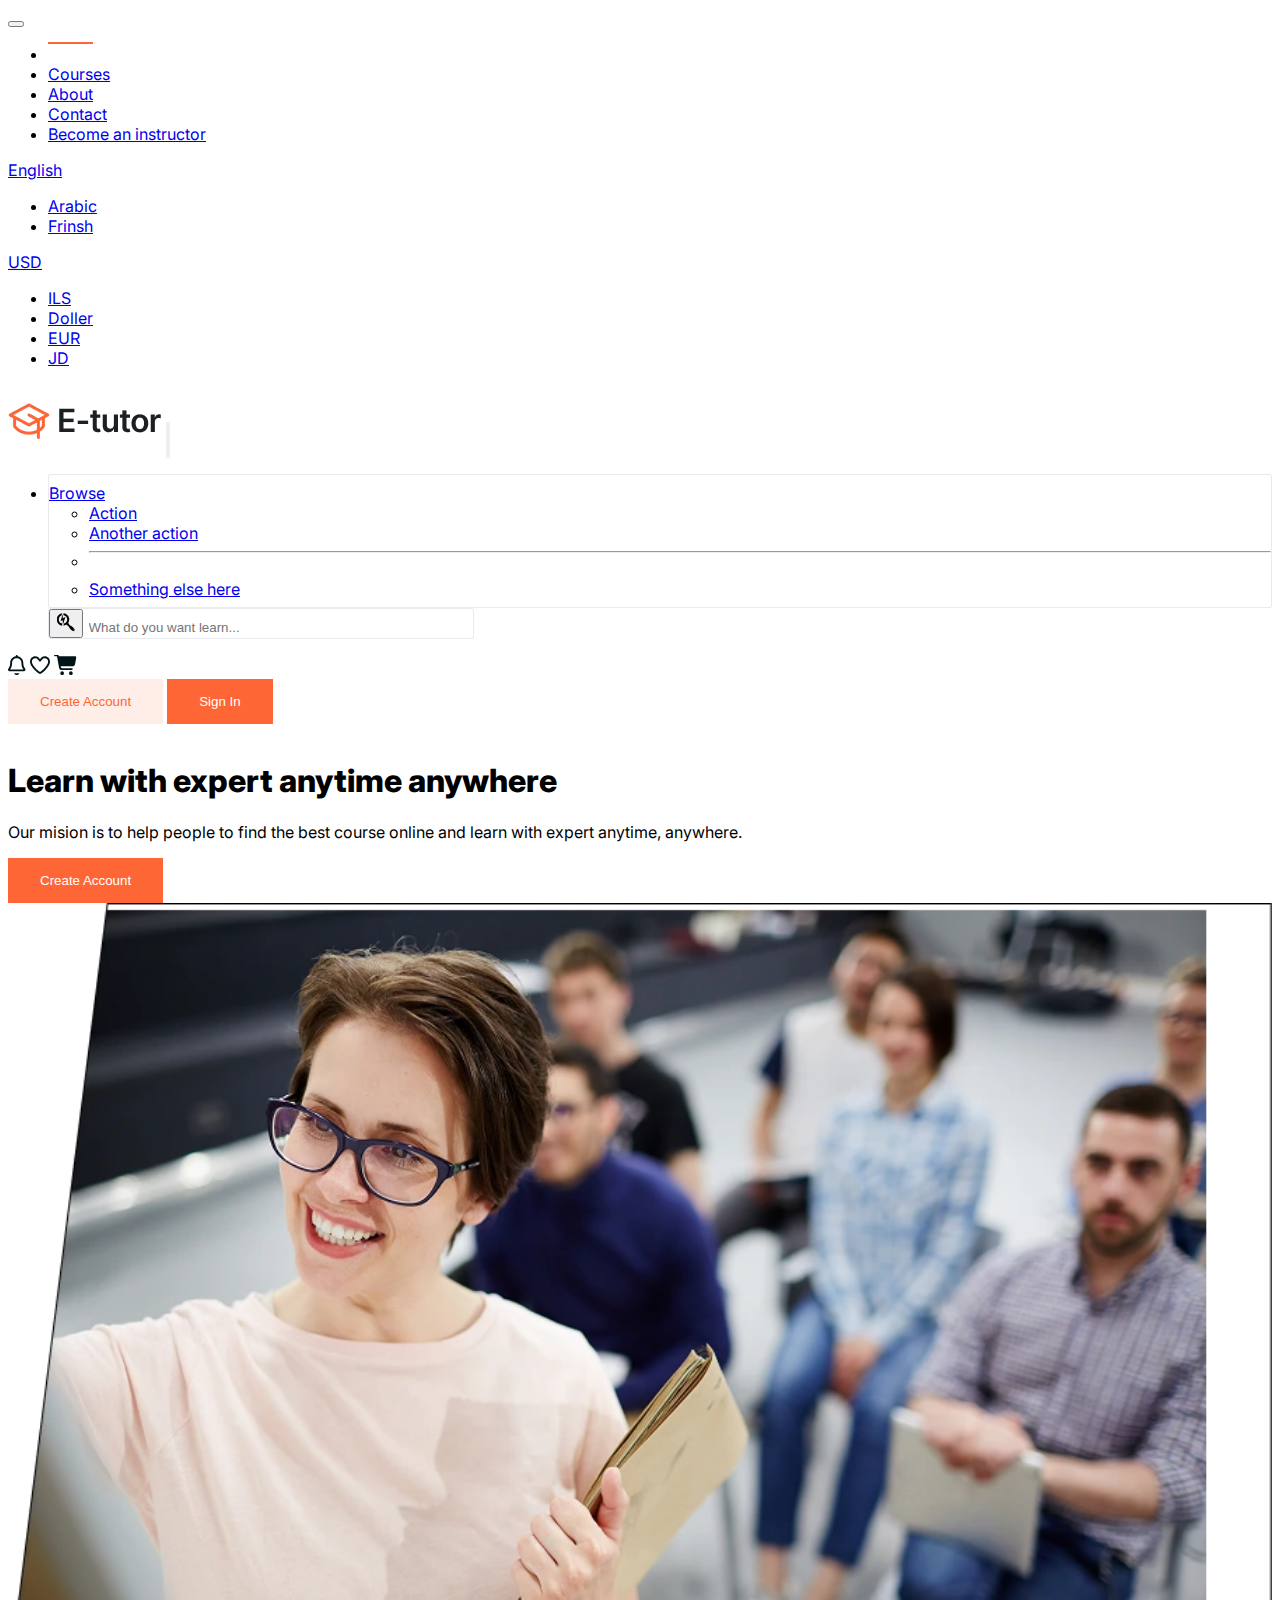
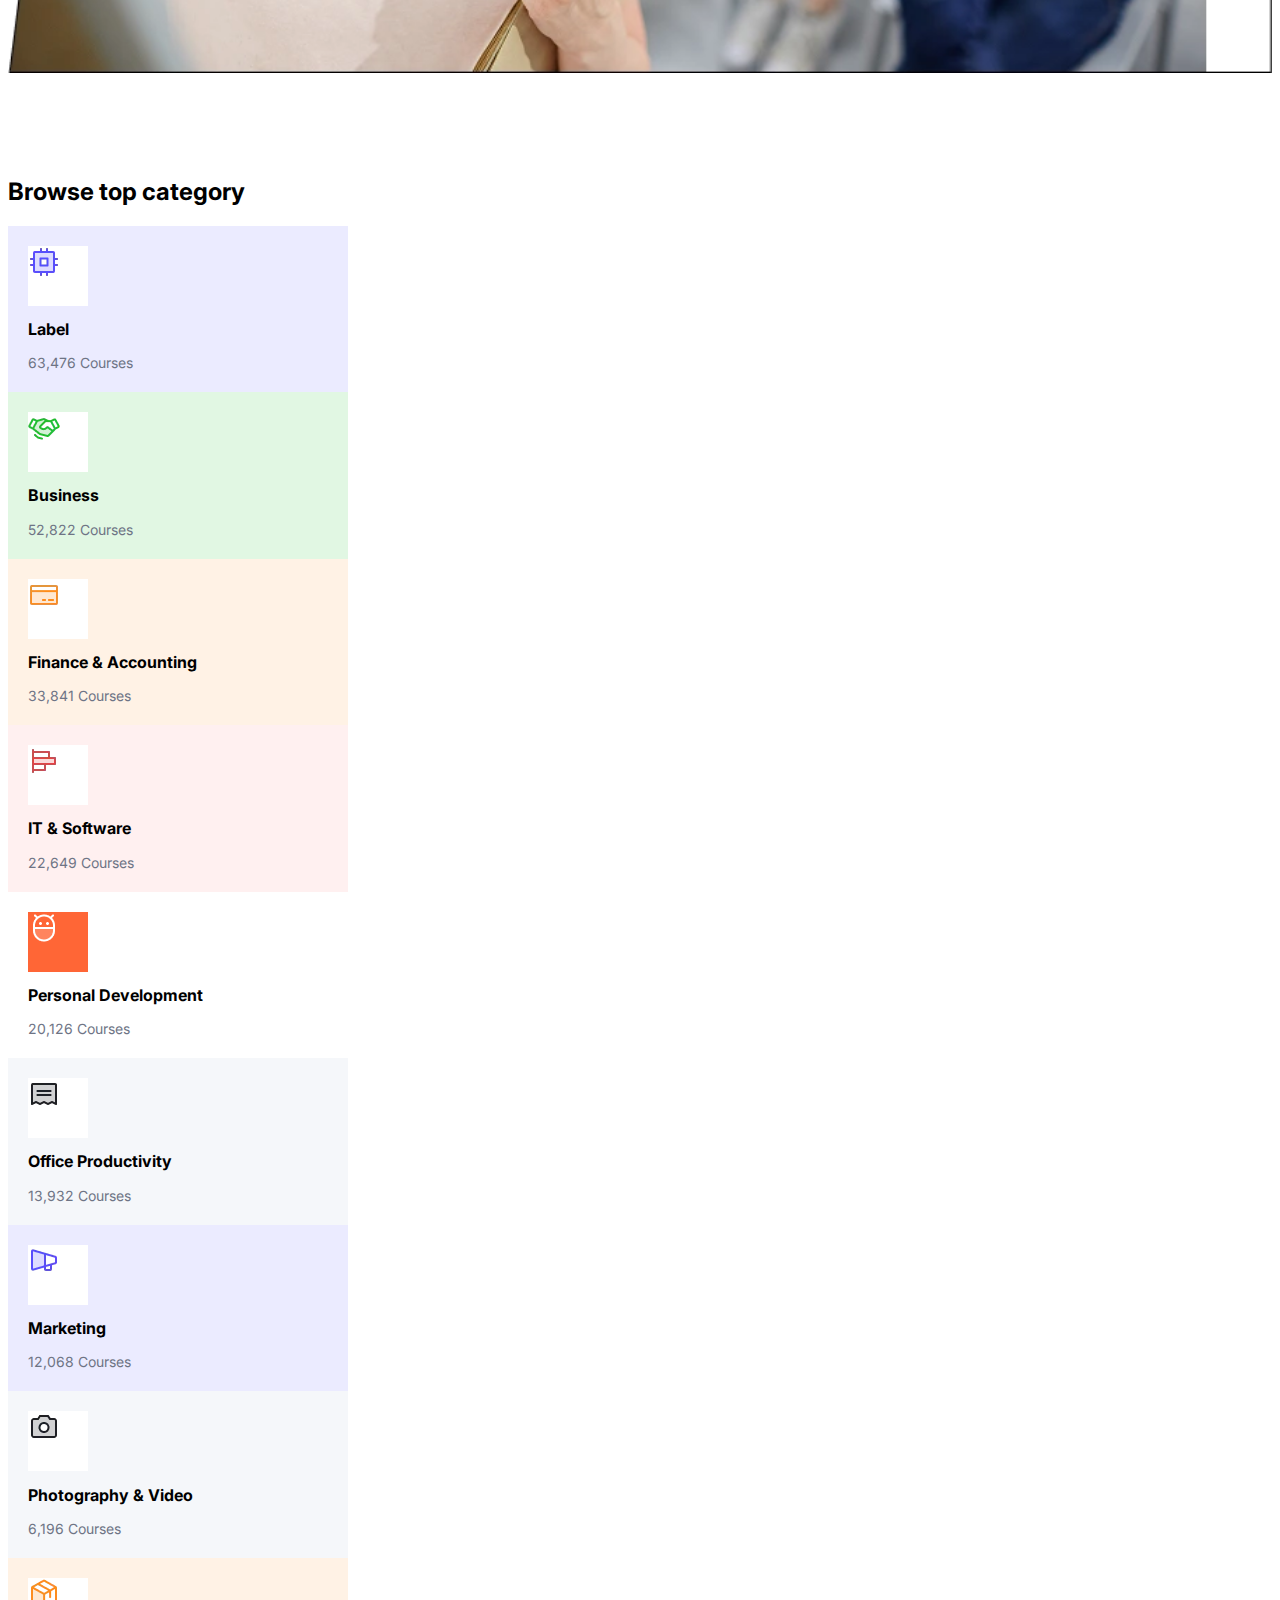
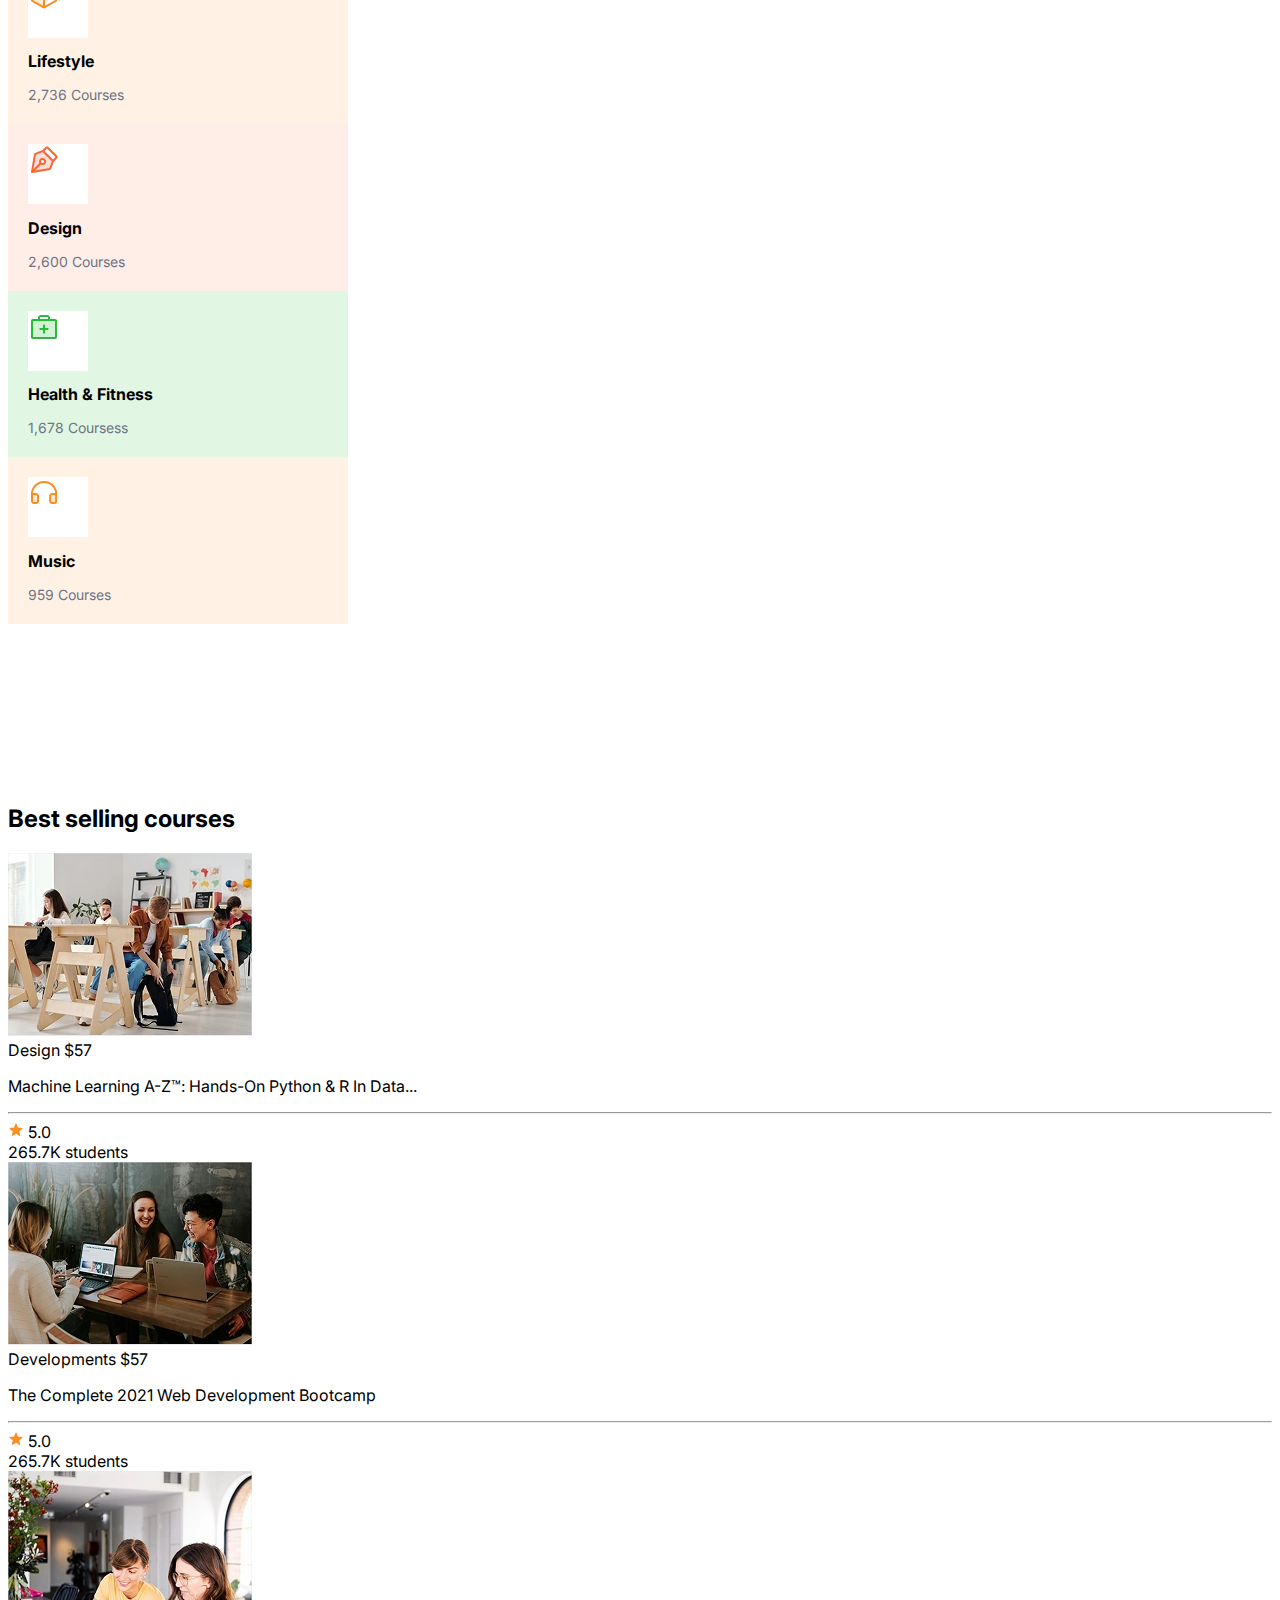
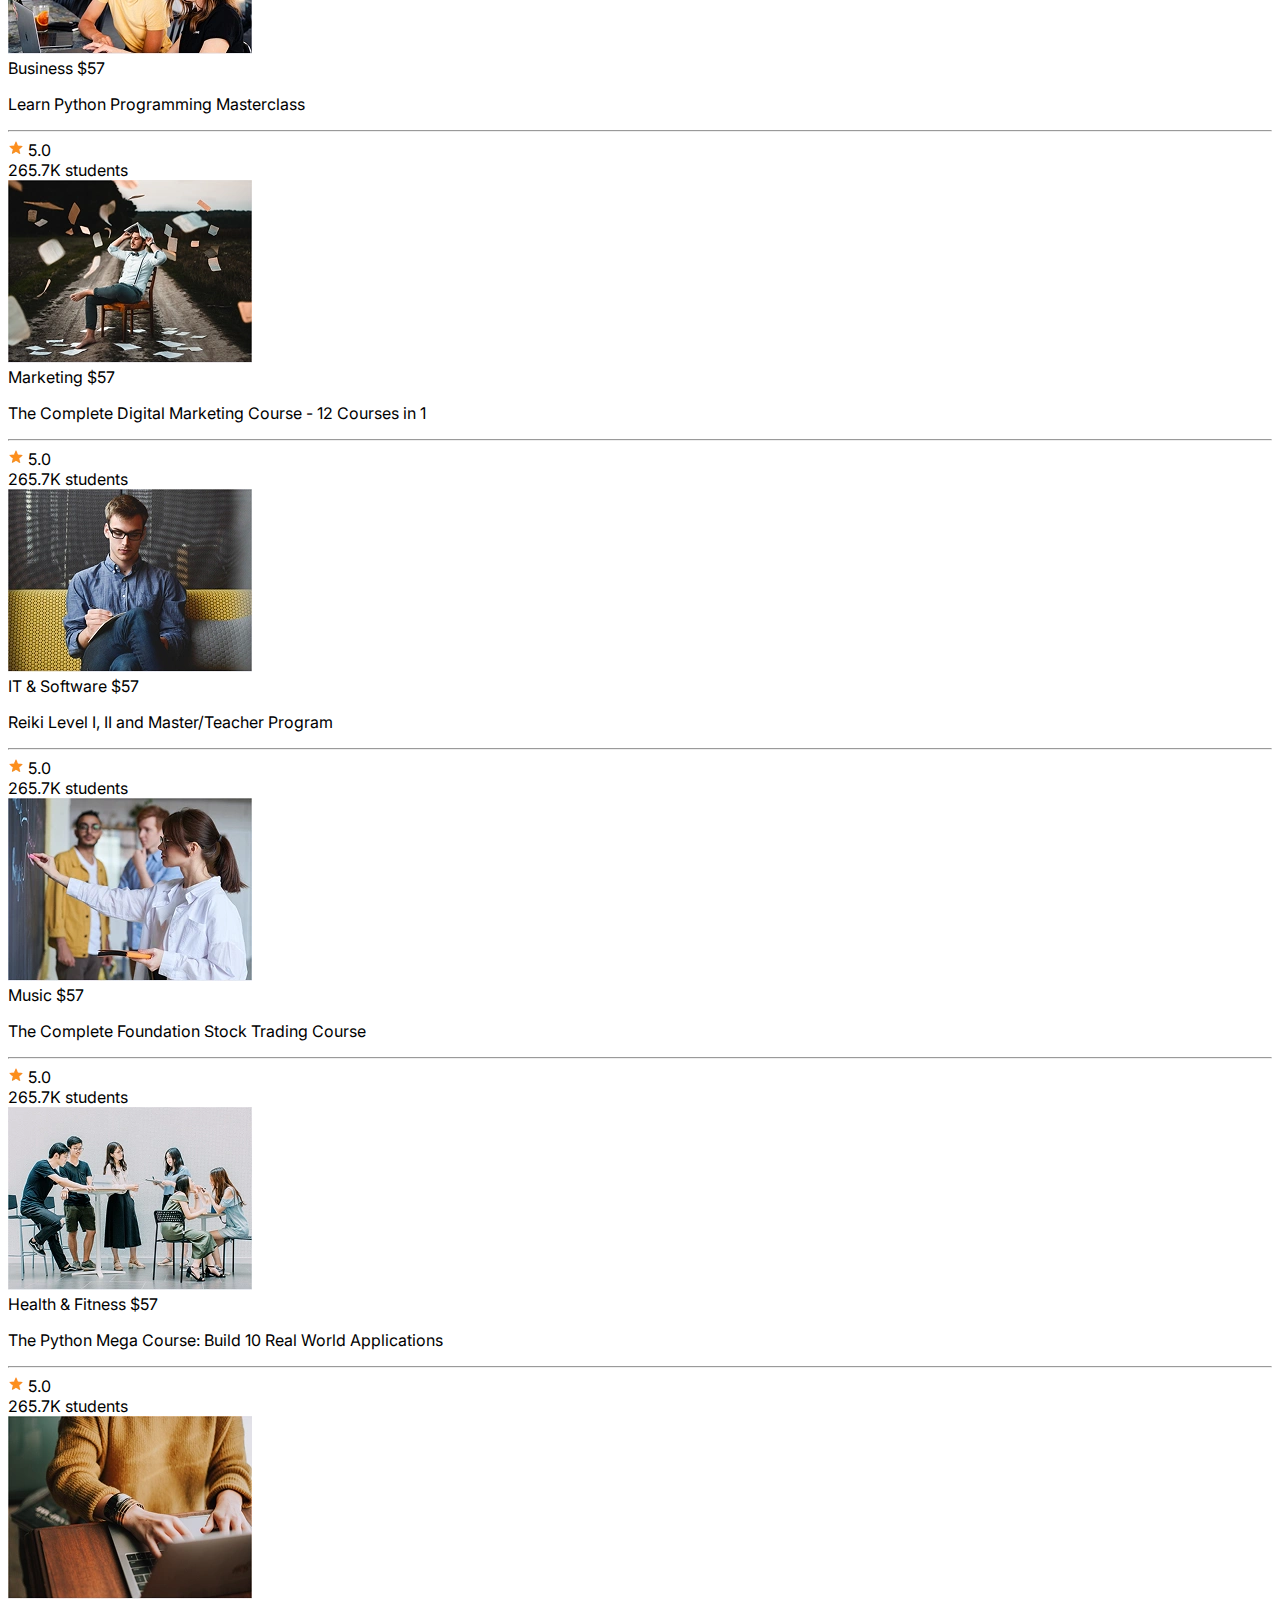
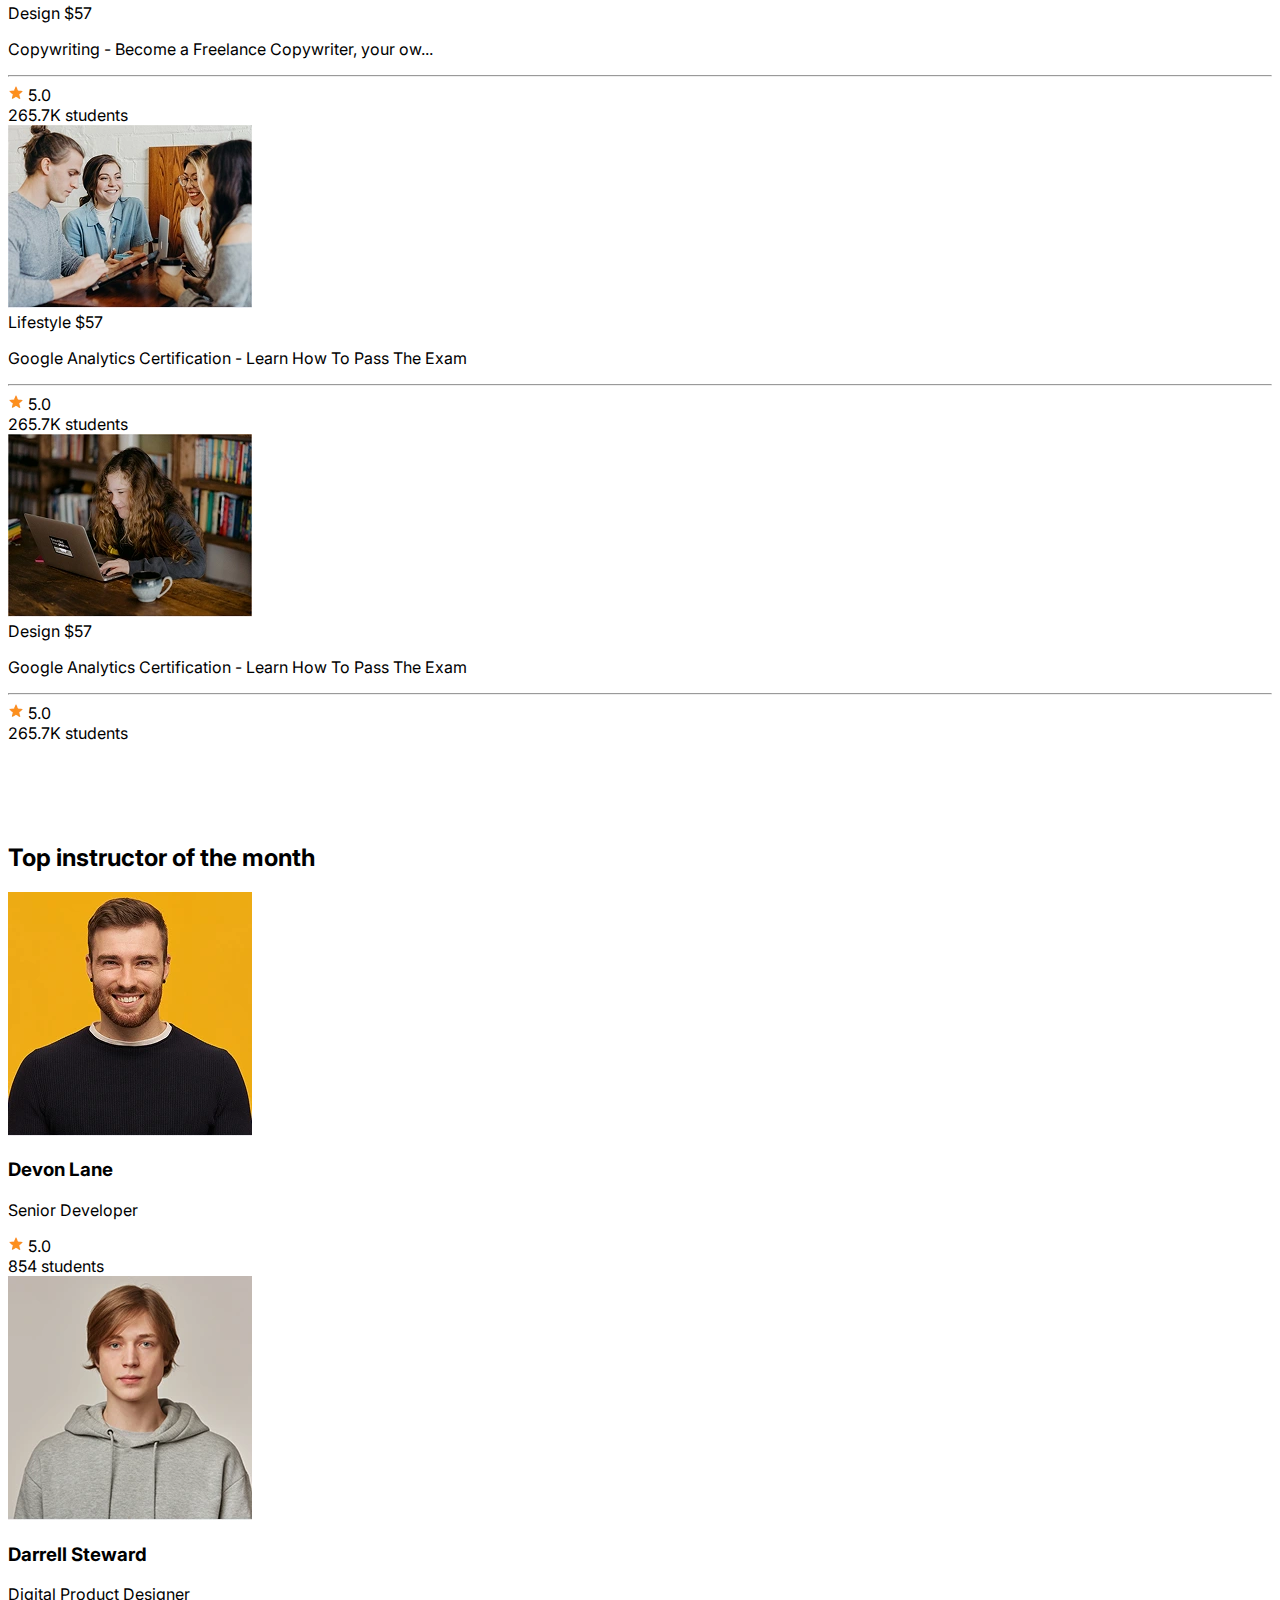
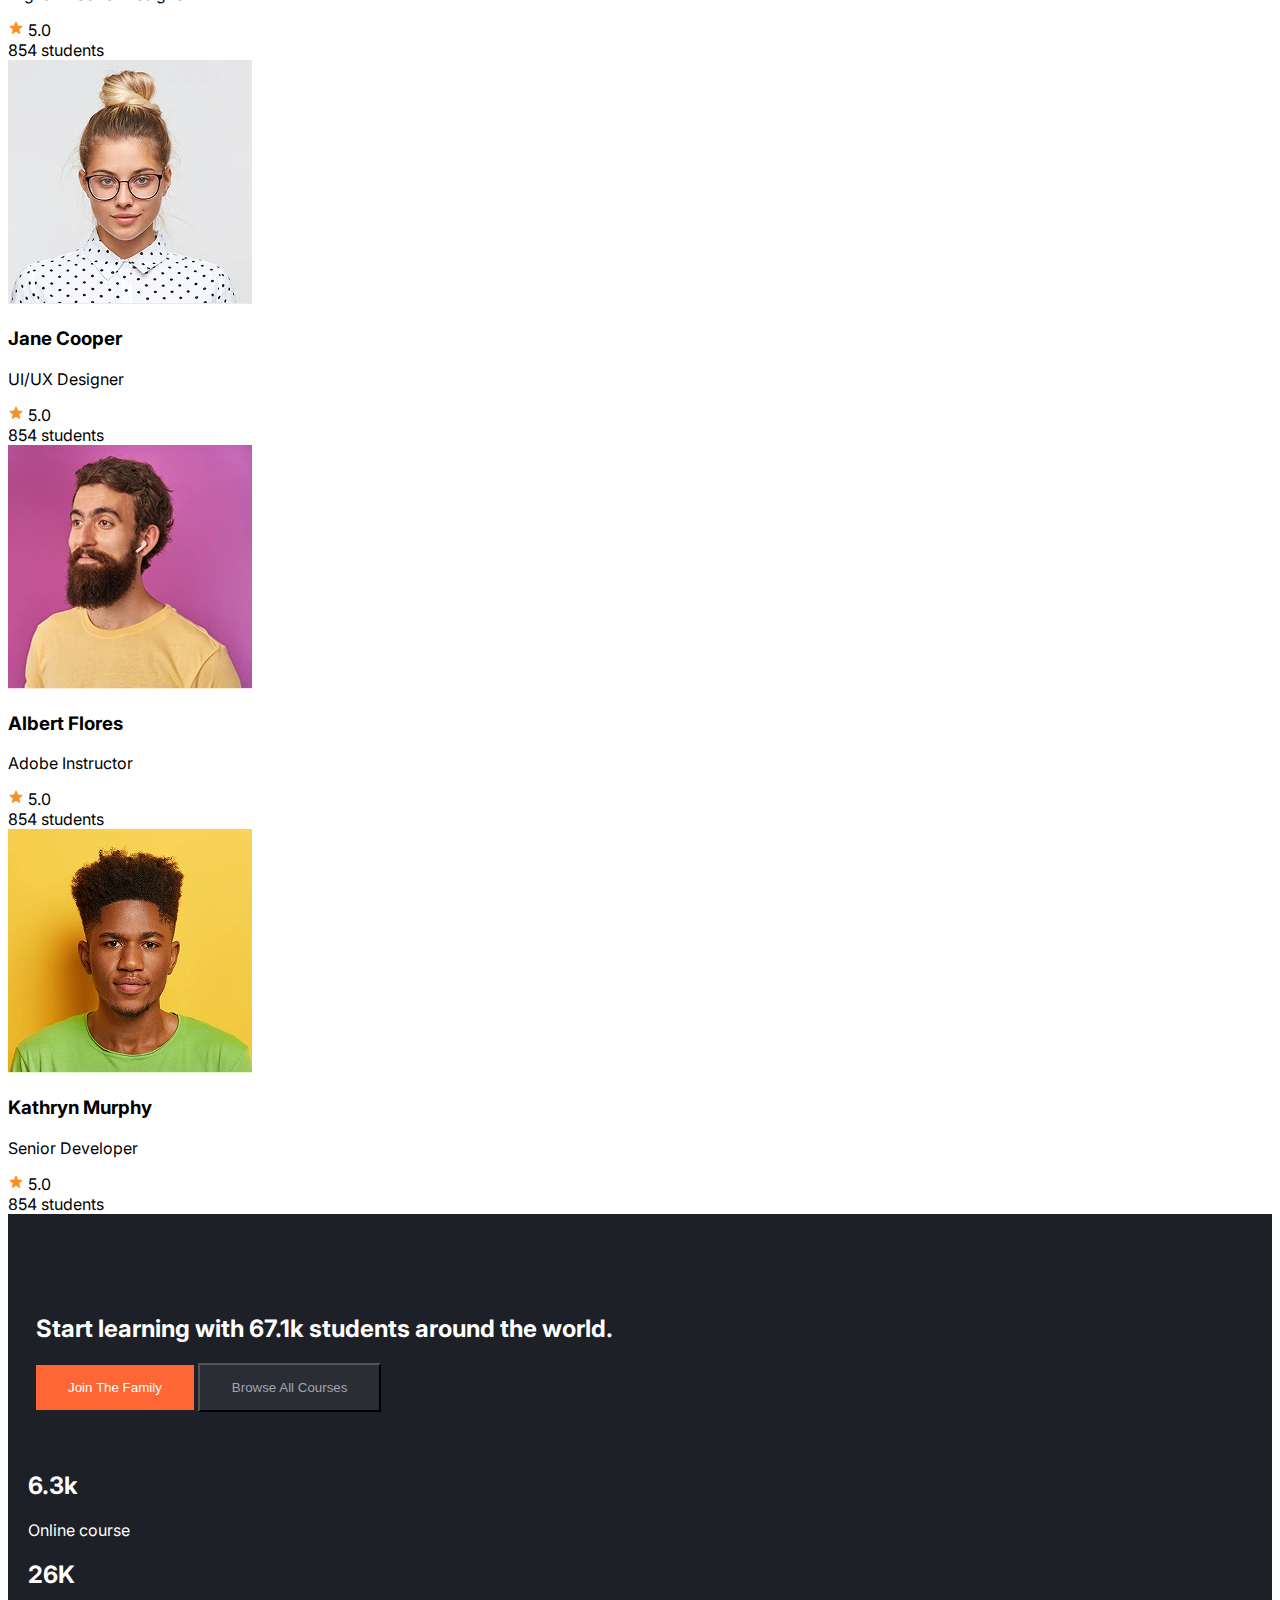
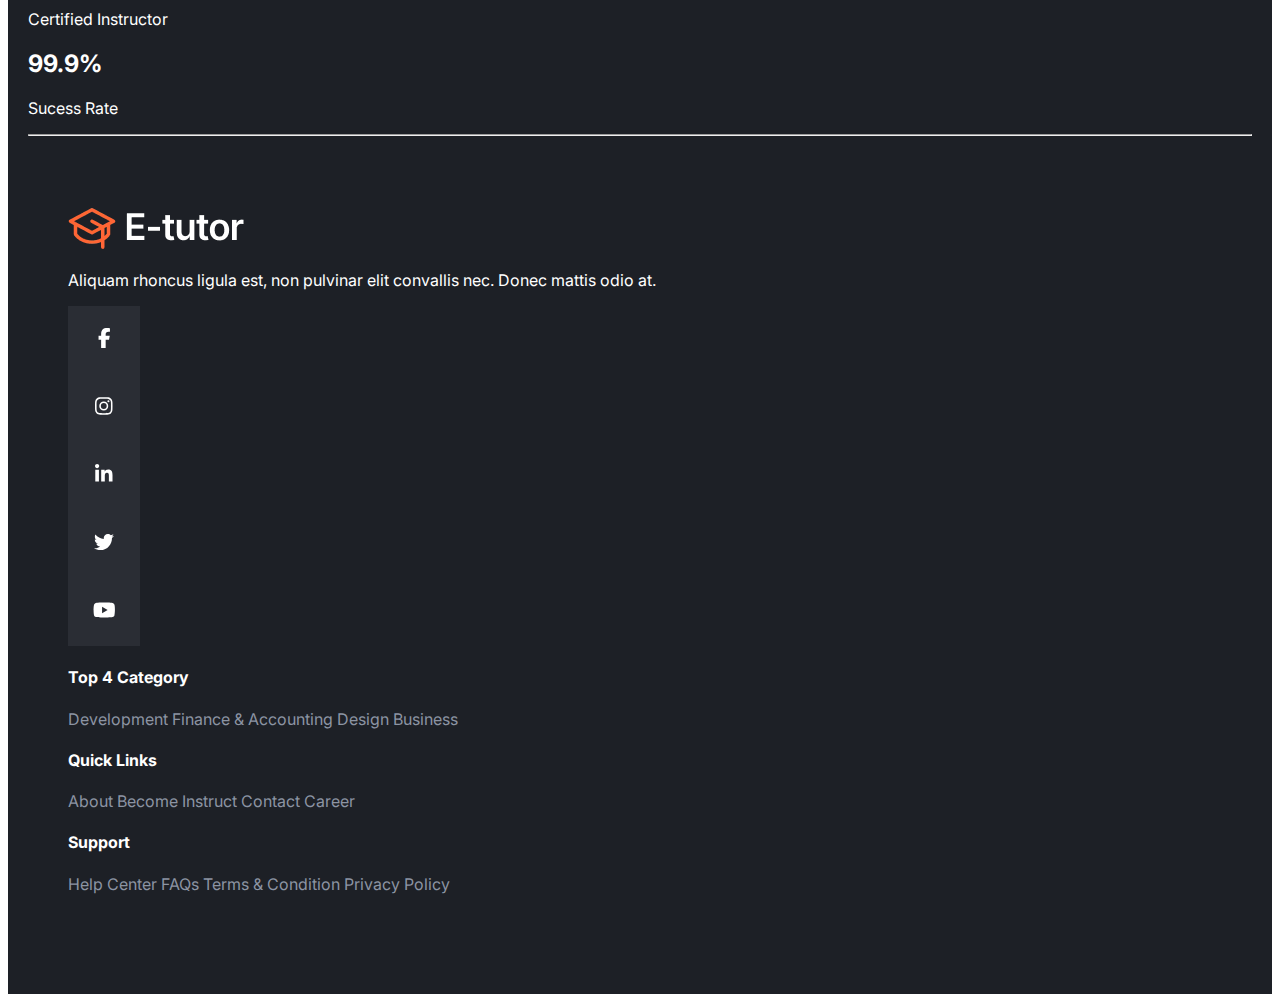
<file: index.html>
<!DOCTYPE html>
<html lang="en">
<head>
    <meta charset="UTF-8">
    <meta name="viewport" content="width=device-width, initial-scale=1.0">
    <title>E-touter</title>
    <!--googlefont-->
    <link rel="preconnect" href="https://fonts.googleapis.com">
<link rel="preconnect" href="https://fonts.gstatic.com" crossorigin>
<link href="https://fonts.googleapis.com/css2?family=Inter:ital,opsz,wght@0,14..32,100..900;1,14..32,100..900&display=swap" rel="stylesheet">
    <!--boorstrap 5.3 style-->
      <link href="https://cdn.jsdelivr.net/npm/bootstrap@5.3.8/dist/css/bootstrap.min.css" rel="stylesheet" integrity="sha384-sRIl4kxILFvY47J16cr9ZwB07vP4J8+LH7qKQnuqkuIAvNWLzeN8tE5YBujZqJLB" crossorigin="anonymous">
  </head>
  <!--custom style-->
  <link href="assets/Css/main.css" rel="stylesheet"/>
</head>
<body>
  <!--bootsrap 5.3 navbar1-->
   <nav class=" navbar1 navbar navbar-expand-lg navbar-dark bg-black position-sticky top-0  w-100">
  <div class="container ">
    
    <button class="navbar-toggler" type="button" data-bs-toggle="collapse" data-bs-target="#navbarSupportedContent" aria-controls="navbarSupportedContent" aria-expanded="false" aria-label="Toggle navigation">
      <span class="navbar-toggler-icon"></span>
    </button>
    <div class="collapse navbar-collapse" id="navbarSupportedContent">
      <ul class="navbar-nav me-auto mb-2 mb-lg-0 gap-5">
        <li class="nav-item">
          <a class="nav-link active" aria-current="page" href="#">Home</a>
        </li>
        <li class="nav-item">
          <a class="nav-link" href="#">Courses</a>
        </li>
       <li class="nav-item">
          <a class="nav-link" href="#">About</a>
        </li>
        <li class="nav-item">
          <a class="nav-link" href="#">Contact</a>
        </li>
        <li class="nav-item">
          <a class="nav-link" href="#">Become an instructor</a>
        </li>
     
      </ul>
    
    </div>
     <div class="setting d-flex text-light gap-5">
   <li class=" language nav-item dropdown  list-unstyled">
          <a class="nav-link dropdown-toggle" href="#" role="button" data-bs-toggle="dropdown" aria-expanded="false">
           English
          </a>
          <ul class="dropdown-menu border-dark ">
            <li><a class="dropdown-item" href="#">Arabic</a></li>
            <li><a class="dropdown-item" href="#">Frinsh</a></li>
            
        
          </ul>
        </li>
      <li class=" currency nav-item dropdown  list-unstyled">
          <a class="nav-link dropdown-toggle" href="#" role="button" data-bs-toggle="dropdown" aria-expanded="false">
            USD
          </a>
          <ul class="dropdown-menu border-dark ">
            <li><a class="dropdown-item" href="#">ILS</a></li>
            <li><a class="dropdown-item" href="#">Doller</a></li>
            <li><a class="dropdown-item" href="#">EUR</a></li>
            <li><a class="dropdown-item" href="#">JD</a></li>
        
          </ul>
        </li>
        </div>
  </div>
        </nav>
  <!--bootsrap 5.3 navbar2-->
  <nav class=" navbar2  navbar-expand-lg bg-body-tertiary">
      <div class="container">
       <a class="navbar-brand" href="#"><img src="assets/Images/logo/LOGO.webp" alt="logo "/></a>
       <button class="  toggle navbar2 navbar-toggler" type="button" data-bs-toggle="collapse" data-bs-target="#navbar2SupportedContent" aria-controls="navbarSupportedContent" aria-expanded="false" aria-label="Toggle navigation">
      <span class="navbar-toggler-icon"></span>
         </button>
       <div class="nav2-content collapse navbar-collapse row nav-content " id="navbar2SupportedContent">
       <div class=" nav2-start  d-flex  align-items-center col-lg-7 col-md-6 col-sm-12 ">
          <ul class=" nav2-start navbar-nav me-auto mb-2 mb-lg-0 d-flex justify-content-between align-items-center">
            <li class="nav-item dropdown  ">
          <a class="nav-link dropdown-toggle px-3" href="#" role="button" data-bs-toggle="dropdown" aria-expanded="false">
            Browse
          </a>
          <ul class="dropdown-menu">
            <li><a class="dropdown-item" href="#">Action</a></li>
            <li><a class="dropdown-item" href="#">Another action</a></li>
            <li><hr class="dropdown-divider"></li>
            <li><a class="dropdown-item" href="#">Something else here</a></li>
          </ul>
        </li>
           <form class="d-flex  " role="search">
         
        
          <button class="btn " type="submit"><svg xmlns="http://www.w3.org/2000/svg" height="20" width="17.5" viewBox="0 0 448 512"><!--!Font Awesome Free v7.1.0 by @fontawesome - https://fontawesome.com License - https://fontawesome.com/license/free Copyright 2025 Fonticons, Inc.--><path fill="#000000" d="M214.6 130.3l-67.2 28.2 0-115.3-54.7 190.3 54.7-24.2 0 130.3 67.2-209.3zM131.4 33.6l-1.3 4.7-15.2 52.9C74.6 106.7 46 145.8 46 191.5 46 243.8 80.3 287.4 129.4 297l0 53.6C51.5 340.1-6 272.4-6 191.6-6 111.1 53.8 44.4 131.4 33.6zM442.8 480.8c-11.2 11.2-23.1 12.3-28.6 10.5-5.4-1.8-27.1-19.9-60.4-44.4-33.3-24.6-33.6-35.7-43-56.7-9.4-20.9-30.4-42.6-57.5-52.4l-9.7-14.7c-24.7 16.9-53 26.9-81.3 28.7l2.1-6.6 15.9-49.5c46.5-11.9 80.9-54 80.9-104.2 0-54.5-38.4-102.1-96-107.1l0-52.1c83.2 5.1 148.8 74.5 148.8 159.3 0 33.6-11.2 64.7-29 90.4l14.6 9.6c9.8 27.1 31.5 48 52.4 57.4s32.2 9.7 56.8 43c24.6 33.2 42.7 54.9 44.5 60.3s.7 17.3-10.5 28.5zm-9.9-17.9c0-4.4-3.6-8-8-8s-8 3.6-8 8 3.6 8 8 8 8-3.6 8-8z"/></svg></button>
        <input class="form-control me-2" type="search" placeholder="What do you want learn..." aria-label="Search"/>
        
      </form>
       </ul>
        </div>
        <div class=" nav2-end d-flex col-lg-5 col-md-6 col-sm-12">
            <div class=" icon d-flex  justify-content-center align-items-center  ">
              <a href="#"><svg xmlns="http://www.w3.org/2000/svg" height="20" width="17.5" viewBox="0 0 448 512"><!--!Font Awesome Free v7.1.0 by @fontawesome - https://fontawesome.com License - https://fontawesome.com/license/free Copyright 2025 Fonticons, Inc.--><path fill="#01141a" d="M224 0c-13.3 0-24 10.7-24 24l0 9.7C118.6 45.3 56 115.4 56 200l0 14.5c0 37.7-10 74.7-29 107.3L5.1 359.2C1.8 365 0 371.5 0 378.2 0 399.1 16.9 416 37.8 416l372.4 0c20.9 0 37.8-16.9 37.8-37.8 0-6.7-1.8-13.3-5.1-19L421 321.7c-19-32.6-29-69.6-29-107.3l0-14.5c0-84.6-62.6-154.7-144-166.3l0-9.7c0-13.3-10.7-24-24-24zM392.4 368l-336.9 0 12.9-22.1C91.7 306 104 260.6 104 214.5l0-14.5c0-66.3 53.7-120 120-120s120 53.7 120 120l0 14.5c0 46.2 12.3 91.5 35.5 131.4L392.4 368zM156.1 464c9.9 28 36.6 48 67.9 48s58-20 67.9-48l-135.8 0z"/></svg></a>
              <a href="#"><svg xmlns="http://www.w3.org/2000/svg" height="20" width="20" viewBox="0 0 512 512"><!--!Font Awesome Free v7.1.0 by @fontawesome - https://fontawesome.com License - https://fontawesome.com/license/free Copyright 2025 Fonticons, Inc.--><path fill="#01141a" d="M378.9 80c-27.3 0-53 13.1-69 35.2l-34.4 47.6c-4.5 6.2-11.7 9.9-19.4 9.9s-14.9-3.7-19.4-9.9l-34.4-47.6c-16-22.1-41.7-35.2-69-35.2-47 0-85.1 38.1-85.1 85.1 0 49.9 32 98.4 68.1 142.3 41.1 50 91.4 94 125.9 120.3 3.2 2.4 7.9 4.2 14 4.2s10.8-1.8 14-4.2c34.5-26.3 84.8-70.4 125.9-120.3 36.2-43.9 68.1-92.4 68.1-142.3 0-47-38.1-85.1-85.1-85.1zM271 87.1c25-34.6 65.2-55.1 107.9-55.1 73.5 0 133.1 59.6 133.1 133.1 0 68.6-42.9 128.9-79.1 172.8-44.1 53.6-97.3 100.1-133.8 127.9-12.3 9.4-27.5 14.1-43.1 14.1s-30.8-4.7-43.1-14.1C176.4 438 123.2 391.5 79.1 338 42.9 294.1 0 233.7 0 165.1 0 91.6 59.6 32 133.1 32 175.8 32 216 52.5 241 87.1l15 20.7 15-20.7z"/></svg></a>
              <a href="#"><svg xmlns="http://www.w3.org/2000/svg" height="20" width="25" viewBox="0 0 640 512"><!--!Font Awesome Free v7.1.0 by @fontawesome - https://fontawesome.com License - https://fontawesome.com/license/free Copyright 2025 Fonticons, Inc.--><path fill="#011418" d="M24-16C10.7-16 0-5.3 0 8S10.7 32 24 32l45.3 0c3.9 0 7.2 2.8 7.9 6.6l52.1 286.3c6.2 34.2 36 59.1 70.8 59.1L456 384c13.3 0 24-10.7 24-24s-10.7-24-24-24l-255.9 0c-11.6 0-21.5-8.3-23.6-19.7l-5.1-28.3 303.6 0c30.8 0 57.2-21.9 62.9-52.2L568.9 69.9C572.6 50.2 557.5 32 537.4 32l-412.7 0-.4-2c-4.8-26.6-28-46-55.1-46L24-16zM208 512a48 48 0 1 0 0-96 48 48 0 1 0 0 96zm224 0a48 48 0 1 0 0-96 48 48 0 1 0 0 96z"/></svg></a>
            </div>
            <button class="custom-nav2btn fw-bold "type="button">Create Account</button>
            <button class="custom-btn fw-bold "type="button">Sign In</button>
        </div>
          
      </div> 
         </div>
      </nav>
  <main>
  <section class="hero py-5">
    <div class="container">
      <div class="row flex-lg-nowrap justify-content-center align-items-center gap-3">
         <div class="hero-info  d-flex flex-column align-items-start col-xl-4 col-lg-4 col-sm-12">
       <h1>Learn with expert anytime anywhere</h1>
       <p>Our mision is to help people to find the best course online and learn with expert anytime, anywhere.</p>
       <button class="custom-btn" type="button">Create Account</button>
    </div>
    <div class="hero-img col-xl-8 col-lg-8 col-sm-12">
<img src="assets/Images/Hero/hero.webp" alt="heroimg"/>
    </div>
    </div>
      </div>
     
    

  </section>
  <section class="category py-5">
    <div class="container">
      <h2 class=" title text-center fw-bold">Browse top category</h2>
      <div class="row g-0 ">
        <div class="category-item item1 d-flex align-items-start col-lg-3 col-md-6 col-sm-12">
          <div class="category-img d-flex justify-content-center align-items-center"><img src="assets/Images/category/Cpu.webp" alt="cartegory1"/></div>
          <div class="category-info">
            <h2>Label</h2>
            <span>63,476 Courses</span>
          </div>
        </div>
        <div class="category-item item2 d-flex align-items-start col-lg-3 col-md-6 col-sm-12">
          <div class="category-img d-flex justify-content-center align-items-center"><img src="assets/Images/category/Handshake.webp" alt="cartegory2"/></div>
          <div class="category-info">
            <h2>Business</h2>
            <span>52,822 Courses</span>
          </div>
        </div>
        <div class="category-item item3 d-flex align-items-start col-lg-3 col-md-6 col-sm-12" >
          <div class="category-img d-flex justify-content-center align-items-center"><img src="assets/Images/category/CreditCard.webp" alt="cartegory1"/></div>
          <div class="category-info">
            <h2>Finance & Accounting</h2>
            <span>33,841 Courses</span>
          </div>
        </div>
        <div class="category-item item4 d-flex align-items-start col-lg-3 col-md-6 col-sm-12">
          <div class="category-img d-flex justify-content-center align-items-center"><img src="assets/Images/category/ChartBarHorizontal.webp" alt="cartegory4"/></div>
          <div class="category-info">
            <h2>IT & Software</h2>
            <span>22,649 Courses</span>
          </div>
        </div>
        <div class="category-item item5 d-flex align-items-start col-lg-3 col-md-6 col-sm-12">
          <div class="category-img d-flex justify-content-center align-items-center"><img src="assets/Images/category/BugDroid.webp" alt="cartegory1"/></div>
          <div class="category-info">
            <h2>Personal Development</h2>
            <span>20,126 Courses</span>
          </div>
        </div>
        <div class="category-item item6 d-flex align-items-start col-lg-3 col-md-6 col-sm-12">
          <div class="category-img d-flex justify-content-center align-items-center"><img src="assets/Images/category/Receipt.webp" alt="cartegory1"/></div>
          <div class="category-info">
            <h2>Office Productivity</h2>
            <span>13,932 Courses</span>
          </div>
        </div>
        <div class="category-item item7 d-flex align-items-start col-lg-3  col-md-6 col-sm-12">
          <div class="category-img d-flex justify-content-center align-items-center"><img src="assets/Images/category/MegaphoneSimple.webp" alt="cartegory1"/></div>
          <div class="category-info">
            <h2>Marketing</h2>
            <span>12,068 Courses</span>
          </div>
        </div>
        <div class="category-item item8 d-flex align-items-start col-lg-3 col-md-6 col-sm-12">
          <div class="category-img d-flex justify-content-center align-items-center"><img src="assets/Images/category/Camera.webp" alt="cartegory1"/></div>
          <div class="category-info">
            <h2>Photography & Video</h2>
            <span>6,196 Courses</span>
          </div>
        </div>
        <div class="category-item item9 d-flex align-items-start col-lg-3 col-md-6 col-sm-12">
          <div class="category-img d-flex justify-content-center align-items-center"><img src="assets/Images/category/Package.webp" alt="package"/></div>
          <div class="category-info">
            <h2>Lifestyle</h2>
            <span>2,736 Courses</span>
          </div>
        </div>
          <div class="category-item item10 d-flex align-items-start col-lg-3 col-md-6 col-sm-12"  >
          <div class="category-img d-flex justify-content-center align-items-center"><img src="assets/Images/category/PenNib.webp" alt="pennib "/></div>
          <div class="category-info">
            <h2>Design</h2>
            <span>2,600 Courses</span>
          </div>
        </div>
        <div class="category-item item11 d-flex align-items-start col-lg-3 col-md-6 col-sm-12">
          <div class="category-img d-flex justify-content-center align-items-center"><img src="assets/Images/category/FirstAidKit.webp" alt="firstaidkit"/></div>
          <div class="category-info">
            <h2>Health & Fitness</h2>
            <span>1,678 Coursess</span>
          </div>
        </div>
        <div class="category-item  item12 d-flex align-items-start col-lg-3 col-md-6 col-sm-12">
          <div class="category-img d-flex justify-content-center align-items-center"><img src="assets/Images/category/Headphones.webp" alt="headphones"/></div>
          <div class="category-info">
            <h2>Music</h2>
            <span>959 Courses</span>
          </div>
        </div>
    </div>
</div>
  </section>
  <section class="courses py-5">
    <div class="container">
      <h2 class="text-center fw-bold">Best selling courses</h2>
      <div class="row">
        <div class="card col-lg-2 col-md-2 col-sm-12">
  <img src="assets/Images/courses/Course Images.webp" class="card-img-top img-fluid w-100" alt="course1">
  <div class="card-body d-flex flex-column ">
    <div class="card-head d-flex justify-content-between align-items-center">
      <span>Design</span>
      <span>$57</span>
    </div>
    <p class="card-text">Machine Learning A-Z™: Hands-On Python & R In Data...</p>
    <hr/>
    <div class="d-flex justify-content-between align-items-center">
        <div class="card-footer-start">
      <img src="assets/Images/courses/Star.webp" alt="star"/>
      <span>5.0</span>
    </div>
     <div class="card-footer-end">
      <span>265.7K</span>
      <span> students</span>

    </div>
    </div>
  
   
  </div>
</div>
       <div class="card col-lg-2 col-md-2 col-sm-12">
  <img src="assets/Images/courses/Course Images (1).webp" class="card-img-top img-fluid w-100" alt="course1">
  <div class="card-body d-flex flex-column ">
    <div class="card-head d-flex justify-content-between align-items-center">
      <span class="card2">Developments</span>
      <span>$57</span>
    </div>
    <p class="card-text">The Complete 2021 Web Development Bootcamp</p>
    <hr/>
    <div class="d-flex justify-content-between align-items-center">
        <div class="card-footer-start">
      <img src="assets/Images/courses/Star.webp" alt="star"/>
      <span>5.0</span>
    </div>
     <div class="card-footer-end">
      <span>265.7K</span>
      <span> students</span>

    </div>
    </div>
  
   
  </div>
</div>
       <div class="card col-lg-2 col-md-2 col-sm-12" >
  <img src="assets/Images/courses/Course Images (2).webp" class="card-img-top img-fluid w-100" alt="course1">
  <div class="card-body d-flex flex-column ">
    <div class="card-head d-flex justify-content-between align-items-center">
      <span class="card3">Business</span>
      <span>$57</span>
    </div>
    <p class="card-text">Learn Python Programming Masterclass</p>
    <hr/>
    <div class="d-flex justify-content-between align-items-center">
        <div class="card-footer-start">
      <img src="assets/Images/courses/Star.webp" alt="star"/>
      <span>5.0</span>
    </div>
     <div class="card-footer-end">
      <span>265.7K</span>
      <span> students</span>

    </div>
    </div>
  
   
  </div>
</div>
       <div class="card col-lg-2 col-md-2 col-sm-12" >
  <img src="assets/Images/courses/Course Images (3).webp" class="card-img-top img-fluid w-100" alt="course3">
  <div class="card-body d-flex flex-column ">
    <div class="card-head d-flex justify-content-between align-items-center">
      <span class="card4">Marketing</span>
      <span>$57</span>
    </div>
    <p class="card-text">The Complete Digital Marketing Course - 12 Courses in 1</p>
    <hr/>
    <div class="d-flex justify-content-between align-items-center">
        <div class="card-footer-start">
      <img src="assets/Images/courses/Star.webp" alt="star"/>
      <span>5.0</span>
    </div>
     <div class="card-footer-end">
      <span>265.7K</span>
      <span> students</span>

    </div>
    </div>
  
   
  </div>
</div>
       <div class="card col-lg-2 col-md-2 col-sm-12" >
  <img src="assets/Images/courses/Course Images (4).webp" class="card-img-top img-fluid w-100" alt="course4">
  <div class="card-body d-flex flex-column ">
    <div class="card-head d-flex justify-content-between align-items-center">
      <span class="card5">IT & Software</span>
      <span>$57</span>
    </div>
    <p class="card-text">Reiki Level I, II and Master/Teacher Program</p>
    <hr/>
    <div class="d-flex justify-content-between align-items-center">
        <div class="card-footer-start">
      <img src="assets/Images/courses/Star.webp" alt="star"/>
      <span>5.0</span>
    </div>
     <div class="card-footer-end">
      <span>265.7K</span>
      <span> students</span>

    </div>
    </div>
  
   
  </div>
</div>
       <div class="card col-lg-2 col-md-2 col-sm-12" >
  <img src="assets/Images/courses/Course Images (5).webp" class="card-img-top img-fluid w-100" alt="course6">
  <div class="card-body d-flex flex-column ">
    <div class="card-head d-flex justify-content-between align-items-center">
      <span class="card6">Music</span>
      <span>$57</span>
    </div>
    <p class="card-text">The Complete Foundation Stock Trading Course</p>
    <hr/>
    <div class="d-flex justify-content-between align-items-center">
        <div class="card-footer-start">
      <img src="assets/Images/courses/Star.webp" alt="star"/>
      <span>5.0</span>
    </div>
     <div class="card-footer-end">
      <span>265.7K</span>
      <span> students</span>

    </div>
    </div>
  
   
  </div>
</div>
       <div class="card col-lg-2 col-md-2 col-sm-12">
  <img src="assets/Images/courses/Course Images (6).webp" class="card-img-top img-fluid w-100" alt="course6">
  <div class="card-body d-flex flex-column ">
    <div class="card-head d-flex justify-content-between align-items-center">
      <span class="card8">Health & Fitness</span>
      <span>$57</span>
    </div>
    <p class="card-text">The Python Mega Course: Build 10 Real World Applications</p>
    <hr/>
    <div class="d-flex justify-content-between align-items-center">
        <div class="card-footer-start">
      <img src="assets/Images/courses/Star.webp" alt="star"/>
      <span>5.0</span>
    </div>
     <div class="card-footer-end">
      <span>265.7K</span>
      <span> students</span>

    </div>
    </div>
  
   
  </div>
</div>
       <div class="card col-lg-2 col-md-2 col-sm-12" >
  <img src="assets/Images/courses/Course Images (7).webp " class="card-img-top img-fluid w-100" alt="course7">
  <div class="card-body d-flex flex-column ">
    <div class="card-head d-flex justify-content-between align-items-center">
      <span>Design</span>
      <span>$57</span>
    </div>
    <p class="card-text">Copywriting - Become a Freelance Copywriter, your ow...</p>
    <hr/>
    <div class="d-flex justify-content-between align-items-center">
        <div class="card-footer-start">
      <img src="assets/Images/courses/Star.webp" alt="star"/>
      <span>5.0</span>
    </div>
     <div class="card-footer-end">
      <span>265.7K</span>
      <span> students</span>

    </div>
    </div>
  
   
  </div>
</div>
       <div class="card col-lg-2 col-md-2 col-sm-12" >
  <img src="assets/Images/courses/Course Images (8).webp" class="card-img-top img-fluid w-100" alt="course8">
  <div class="card-body d-flex flex-column ">
    <div class="card-head d-flex justify-content-between align-items-center">
      <span>Lifestyle</span>
      <span>$57</span>
    </div>
    <p class="card-text">Google Analytics Certification - Learn How To Pass The Exam</p>
    <hr/>
    <div class="d-flex justify-content-between align-items-center">
        <div class="card-footer-start">
      <img src="assets/Images/courses/Star.webp" alt="star"/>
      <span>5.0</span>
    </div>
     <div class="card-footer-end">
      <span>265.7K</span>
      <span> students</span>

    </div>
    </div>
  
   
  </div>
</div>
       <div class="card col-lg-2 col-md-2 col-sm-12" >
  <img src="assets/Images/courses/Course Images (9).webp" class="card-img-top img-fluid w-100" alt="course9">
  <div class="card-body d-flex flex-column ">
    <div class="card-head d-flex justify-content-between align-items-center">
      <span class="card10">Design</span>
      <span>$57</span>
    </div>
    <p class="card-text">Google Analytics Certification - Learn How To Pass The Exam</p>
    <hr/>
    <div class="d-flex justify-content-between align-items-center">
        <div class="card-footer-start">
      <img src="assets/Images/courses/Star.webp" alt="star"/>
      <span>5.0</span>
    </div>
     <div class="card-footer-end">
      <span>265.7K</span>
      <span> students</span>

    </div>
    </div>
  
   
  </div>
</div>

      </div>
    </div>
  </section>
  <section class="top-instructor py-5">
    <div class="container">
      <h2 class="text-center title">Top instructor of the month</h2>
      <div class="row justify-content-center align-items-center g-0">
        <div class="card-item card col-lg-2 col-md-6 col-sm-12" >
          
  <img src="assets/Images/top-instructor/Image.webp" class="card-img-top" alt="instructor1">
  <div class=" card-data text-center d-flex justify-content-center  flex-column gap-1 card-body">
    <h3 class="card-title">Devon Lane</h3>
    <p class="card-text">Senior Developer</p>
   
    <div class="d-flex justify-content-between align-items-start gap-3">
        <div class="card-footer-start d-flex justify-content-center gap-2 ">
      <img src="assets/Images/courses/Star.webp" alt="star"/>
      <span>5.0</span>
    </div>
     <div class="card-footer-end">
      <span>854</span>
      <span>students</span>
    </div>
    </div>
  </div>


        </div>
        <div class="card-item card col-lg-2 col-md-6 col-sm-12" >
          
  <img src="assets/Images/top-instructor/Image (1).webp" class="card-img-top" alt="instructor1">
  <div class=" card-data text-center d-flex justify-content-center  flex-column gap-1 card-body">
    <h3 class="card-title">Darrell Steward</h3>
    <p class="card-text">Digital Product Designer</p>
   
    <div class="d-flex justify-content-between align-items-start gap-3">
        <div class="card-footer-start d-flex justify-content-center gap-2 img-fluid">
      <img src="assets/Images/courses/Star.webp" alt="star"/>
      <span>5.0</span>
    </div>
     <div class="card-footer-end">
      <span>854</span>
      <span>students</span>
    </div>
    </div>
  
</div>

        </div>
        <div class="card-item card col-lg-2 col-md-6 col-sm-12" >

    
  <img src="assets/Images/top-instructor/Image (2).webp " alt="instructor3">
  <div class=" card-data text-center d-flex justify-content-center  flex-column gap-1 card-body">
    <h3 class="card-title">Jane Cooper</h3>
    <p class="card-text">UI/UX Designer</p>
   
    <div class="d-flex justify-content-between align-items-start gap-3">
        <div class="card-footer-start d-flex justify-content-center gap-2 img-fluid">
      <img src="assets/Images/courses/Star.webp" alt="star"/>
      <span>5.0</span>
    </div>
     <div class="card-footer-end">
      <span>854</span>
      <span>students</span>
    </div>
    </div>
  
</div>

        </div>
        <div class="card-item  card col-lg-2 col-md-6 col-sm-12" >
        
  <img src="assets/Images/top-instructor/Image (3).webp" class="card-img-top" alt="instructor4">
  <div class=" card-data text-center d-flex justify-content-center gap-1 flex-column card-body">
    <h3 class="card-title">Albert Flores</h3>
    <p class="card-text">Adobe Instructor</p>
   
    <div class="d-flex justify-content-between  gap-3">
        <div class="card-footer-start d-flex justify-content-center  img-fluid">
      <img src="assets/Images/courses/Star.webp" alt="star"/>
      <span>5.0</span>
    </div>
     <div class="card-footer-end">
      <span>854</span>
      <span>students</span>
    </div>
    </div>
  
</div>

        </div>
        <div class="card-item  card col-lg-2   col-md-6 col-sm-12" >
          
  <img src="assets/Images/top-instructor/Image (4).webp" class="card-img-top" alt="instructor1">
  <div class=" card-data text-center d-flex justify-content-center  gap-1 flex-column card-body">
    <h3 class="card-title">Kathryn Murphy</h3>
    <p class="card-text">Senior Developer</p>
   
    <div class="d-flex justify-content-between align-items-center gap-3">
        <div class="card-footer-start d-flex justify-content-between align-items-center  img-fluid">
      <img src="assets/Images/courses/Star.webp" alt="star"/>
      <span>5.0</span>
    </div>
     <div class="card-footer-end">
      <span>854</span>
      <span>students</span>
    </div>
    </div>
 
</div>

        </div>
      </div>
    </div>
  </section>
      </main>
  <footer class="footer py-5 ">
     <div class="container">
       <div class="row">
         <div class="footer-start d-flex flex-column  col-lg-5 col-md-5 col-sm-12 ">
            <h2 class="fs-1">Start learning with 67.1k students around the world.</h2>
            <div class=" footer-btn d-flex  align-items-start">
             <button type="button" class="custom-btn fw-bold">Join The Family</button>
            <button type="button" class=" browse-btn border-0 fw-bold">Browse All Courses</button>
            </div>
       
         </div>
         <div class="footer-end  offset-lg-1  offset-md-1  col-lg-6 col-md-6 col-sm-12 d-flex align-items-center  justify-content-start ">
          <div class="end-item">
            <h2>6.3k</h2>
            <p>Online course</p>
          </div>
          <div class="end-item">
            <h2>26K</h2>
            <p>Certified Instructor</p>
          </div>
          <div class="end-item">
            <h2>99.9%</h2>
            <p>Sucess Rate</p>
          </div>

         </div>
         
       </div>
       <hr/>
       <div class="footer2">
          <div class="row">
        <div class="footer2-start d-flex flex-column align-items-start col-lg-3 col-md-3 col-sm-12">
          <img src="assets/Images/footer/LOGO.webp" alt="logo" class="img-fluid">
          <p class="text-secondary">Aliquam rhoncus ligula est, non pulvinar elit
convallis nec. Donec mattis odio at.</p>
<div class="footer-icon d-flex mb-2 align-items-start">
  <div class="social-icon"><a href="https://www.facebook.com/"><svg xmlns="http://www.w3.org/2000/svg" height="20" width="12.5" viewBox="0 0 320 512"><!--!Font Awesome Free v7.1.0 by @fontawesome - https://fontawesome.com License - https://fontawesome.com/license/free Copyright 2025 Fonticons, Inc.--><path fill="#ffffff" d="M80 299.3l0 212.7 116 0 0-212.7 86.5 0 18-97.8-104.5 0 0-34.6c0-51.7 20.3-71.5 72.7-71.5 16.3 0 29.4 .4 37 1.2l0-88.7C291.4 4 256.4 0 236.2 0 129.3 0 80 50.5 80 159.4l0 42.1-66 0 0 97.8 66 0z"/></svg></a></div>
  <div class="social-icon"><a href="https://www.instagram.com"><svg xmlns="http://www.w3.org/2000/svg" height="20" width="17.5" viewBox="0 0 448 512"><!--!Font Awesome Free v7.1.0 by @fontawesome - https://fontawesome.com License - https://fontawesome.com/license/free Copyright 2025 Fonticons, Inc.--><path fill="#ffffff" d="M224.3 141a115 115 0 1 0 -.6 230 115 115 0 1 0 .6-230zm-.6 40.4a74.6 74.6 0 1 1 .6 149.2 74.6 74.6 0 1 1 -.6-149.2zm93.4-45.1a26.8 26.8 0 1 1 53.6 0 26.8 26.8 0 1 1 -53.6 0zm129.7 27.2c-1.7-35.9-9.9-67.7-36.2-93.9-26.2-26.2-58-34.4-93.9-36.2-37-2.1-147.9-2.1-184.9 0-35.8 1.7-67.6 9.9-93.9 36.1s-34.4 58-36.2 93.9c-2.1 37-2.1 147.9 0 184.9 1.7 35.9 9.9 67.7 36.2 93.9s58 34.4 93.9 36.2c37 2.1 147.9 2.1 184.9 0 35.9-1.7 67.7-9.9 93.9-36.2 26.2-26.2 34.4-58 36.2-93.9 2.1-37 2.1-147.8 0-184.8zM399 388c-7.8 19.6-22.9 34.7-42.6 42.6-29.5 11.7-99.5 9-132.1 9s-102.7 2.6-132.1-9c-19.6-7.8-34.7-22.9-42.6-42.6-11.7-29.5-9-99.5-9-132.1s-2.6-102.7 9-132.1c7.8-19.6 22.9-34.7 42.6-42.6 29.5-11.7 99.5-9 132.1-9s102.7-2.6 132.1 9c19.6 7.8 34.7 22.9 42.6 42.6 11.7 29.5 9 99.5 9 132.1s2.7 102.7-9 132.1z"/></svg></a></div>
  <div class="social-icon"><a href="https://www.linkedin.com/"><svg xmlns="http://www.w3.org/2000/svg" height="20" width="17.5" viewBox="0 0 448 512"><!--!Font Awesome Free v7.1.0 by @fontawesome - https://fontawesome.com License - https://fontawesome.com/license/free Copyright 2025 Fonticons, Inc.--><path fill="#ffffff" d="M100.3 448l-92.9 0 0-299.1 92.9 0 0 299.1zM53.8 108.1C24.1 108.1 0 83.5 0 53.8 0 39.5 5.7 25.9 15.8 15.8s23.8-15.8 38-15.8 27.9 5.7 38 15.8 15.8 23.8 15.8 38c0 29.7-24.1 54.3-53.8 54.3zM447.9 448l-92.7 0 0-145.6c0-34.7-.7-79.2-48.3-79.2-48.3 0-55.7 37.7-55.7 76.7l0 148.1-92.8 0 0-299.1 89.1 0 0 40.8 1.3 0c12.4-23.5 42.7-48.3 87.9-48.3 94 0 111.3 61.9 111.3 142.3l0 164.3-.1 0z"/></svg></a></div>
  <div class="social-icon"><a href="https://x.com/"><svg xmlns="http://www.w3.org/2000/svg" height="20" width="20" viewBox="0 0 512 512"><!--!Font Awesome Free v7.1.0 by @fontawesome - https://fontawesome.com License - https://fontawesome.com/license/free Copyright 2025 Fonticons, Inc.--><path fill="#ffffff" d="M459.4 151.7c.3 4.5 .3 9.1 .3 13.6 0 138.7-105.6 298.6-298.6 298.6-59.5 0-114.7-17.2-161.1-47.1 8.4 1 16.6 1.3 25.3 1.3 49.1 0 94.2-16.6 130.3-44.8-46.1-1-84.8-31.2-98.1-72.8 6.5 1 13 1.6 19.8 1.6 9.4 0 18.8-1.3 27.6-3.6-48.1-9.7-84.1-52-84.1-103l0-1.3c14 7.8 30.2 12.7 47.4 13.3-28.3-18.8-46.8-51-46.8-87.4 0-19.5 5.2-37.4 14.3-53 51.7 63.7 129.3 105.3 216.4 109.8-1.6-7.8-2.6-15.9-2.6-24 0-57.8 46.8-104.9 104.9-104.9 30.2 0 57.5 12.7 76.7 33.1 23.7-4.5 46.5-13.3 66.6-25.3-7.8 24.4-24.4 44.8-46.1 57.8 21.1-2.3 41.6-8.1 60.4-16.2-14.3 20.8-32.2 39.3-52.6 54.3z"/></svg></a></div>
  <div class="social-icon"><a href="https://www.youtube.com/"><svg xmlns="http://www.w3.org/2000/svg" height="20" width="22.5" viewBox="0 0 576 512"><!--!Font Awesome Free v7.1.0 by @fontawesome - https://fontawesome.com License - https://fontawesome.com/license/free Copyright 2025 Fonticons, Inc.--><path fill="#ffffff" d="M549.7 124.1C543.5 100.4 524.9 81.8 501.4 75.5 458.9 64 288.1 64 288.1 64S117.3 64 74.7 75.5C51.2 81.8 32.7 100.4 26.4 124.1 15 167 15 256.4 15 256.4s0 89.4 11.4 132.3c6.3 23.6 24.8 41.5 48.3 47.8 42.6 11.5 213.4 11.5 213.4 11.5s170.8 0 213.4-11.5c23.5-6.3 42-24.2 48.3-47.8 11.4-42.9 11.4-132.3 11.4-132.3s0-89.4-11.4-132.3zM232.2 337.6l0-162.4 142.7 81.2-142.7 81.2z"/></svg></a></div>

</div>
  
        
       
       </div>
       <div class="footer2-end d-flex align-items-start justifiy-content-center col-lg-8 col-md-8 col-sm-12 offset-md-1">
      <div class="item d-flex flex-column">
        <div>
        <h4>Top 4 Category</h4></div> 
       <div class="item-info d-flex flex-column">
        <a href="#">Development</a>
        <a href="#">Finance & Accounting</a>
        <a href="#">Design</a>
        <a href="#">Business</a>
       </div>
        
      </div>
      <div class="item d-flex flex-column">
        <div>
        <h4>Quick Links</h4></div> 
       <div class="item-info d-flex flex-column">
        <a href="#">About</a>
        <a href="#">Become Instruct</a>
        <a href="#">Contact</a>
        <a href="#">Career</a>
       </div>
        
      </div>
      <div class="item d-flex flex-column">
        <div>
        <h4>Support</h4></div> 
       <div class="item-info d-flex flex-column">
        <a href="#">Help Center</a>
        <a href="#">FAQs</a>
        <a href="#">Terms & Condition</a>
        <a href="#">Privacy Policy</a>
       </div>
        
      </div>
     </div>
       </div>
     
     </div>
     </div>
     </footer>
    <!--bootsrap 5.3 js-->
     <script src="https://cdn.jsdelivr.net/npm/bootstrap@5.3.8/dist/js/bootstrap.bundle.min.js" integrity="sha384-FKyoEForCGlyvwx9Hj09JcYn3nv7wiPVlz7YYwJrWVcXK/BmnVDxM+D2scQbITxI" crossorigin="anonymous"></script>
  </body>
</body>
</html>
</file>
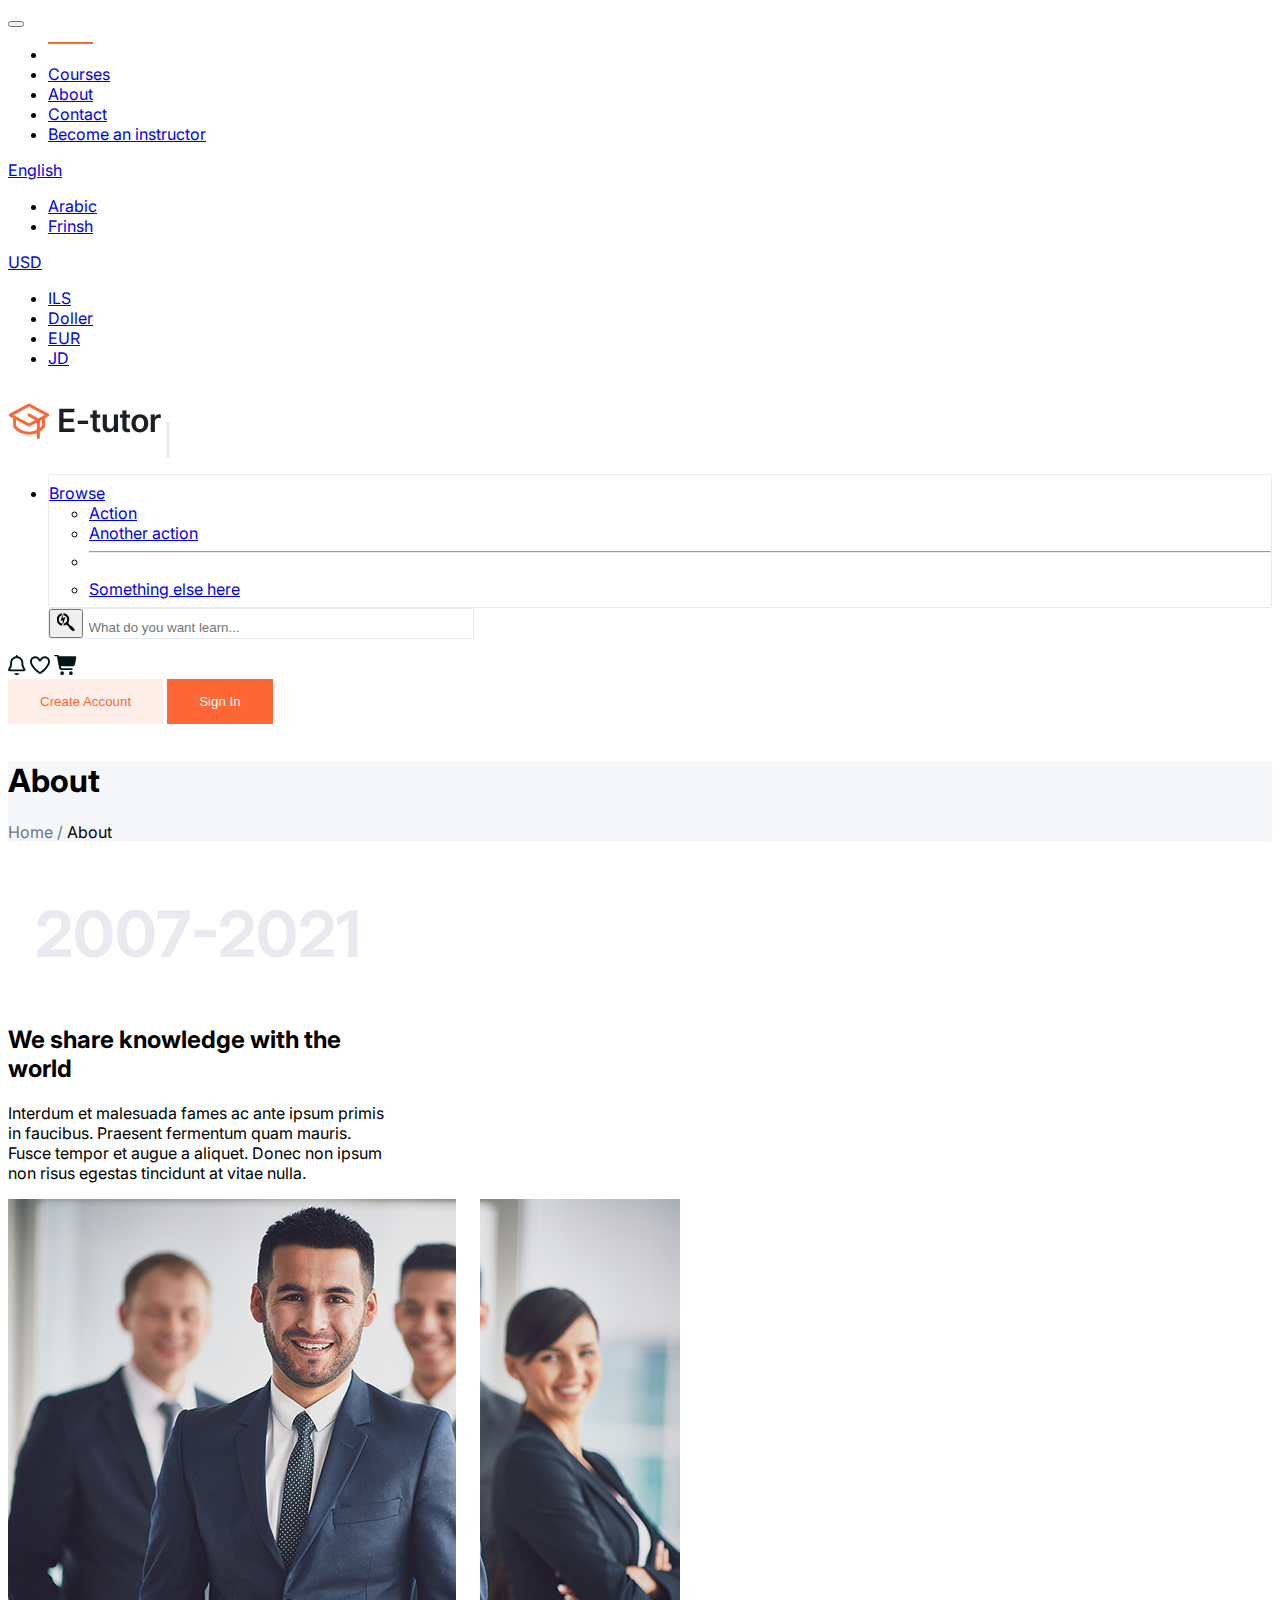
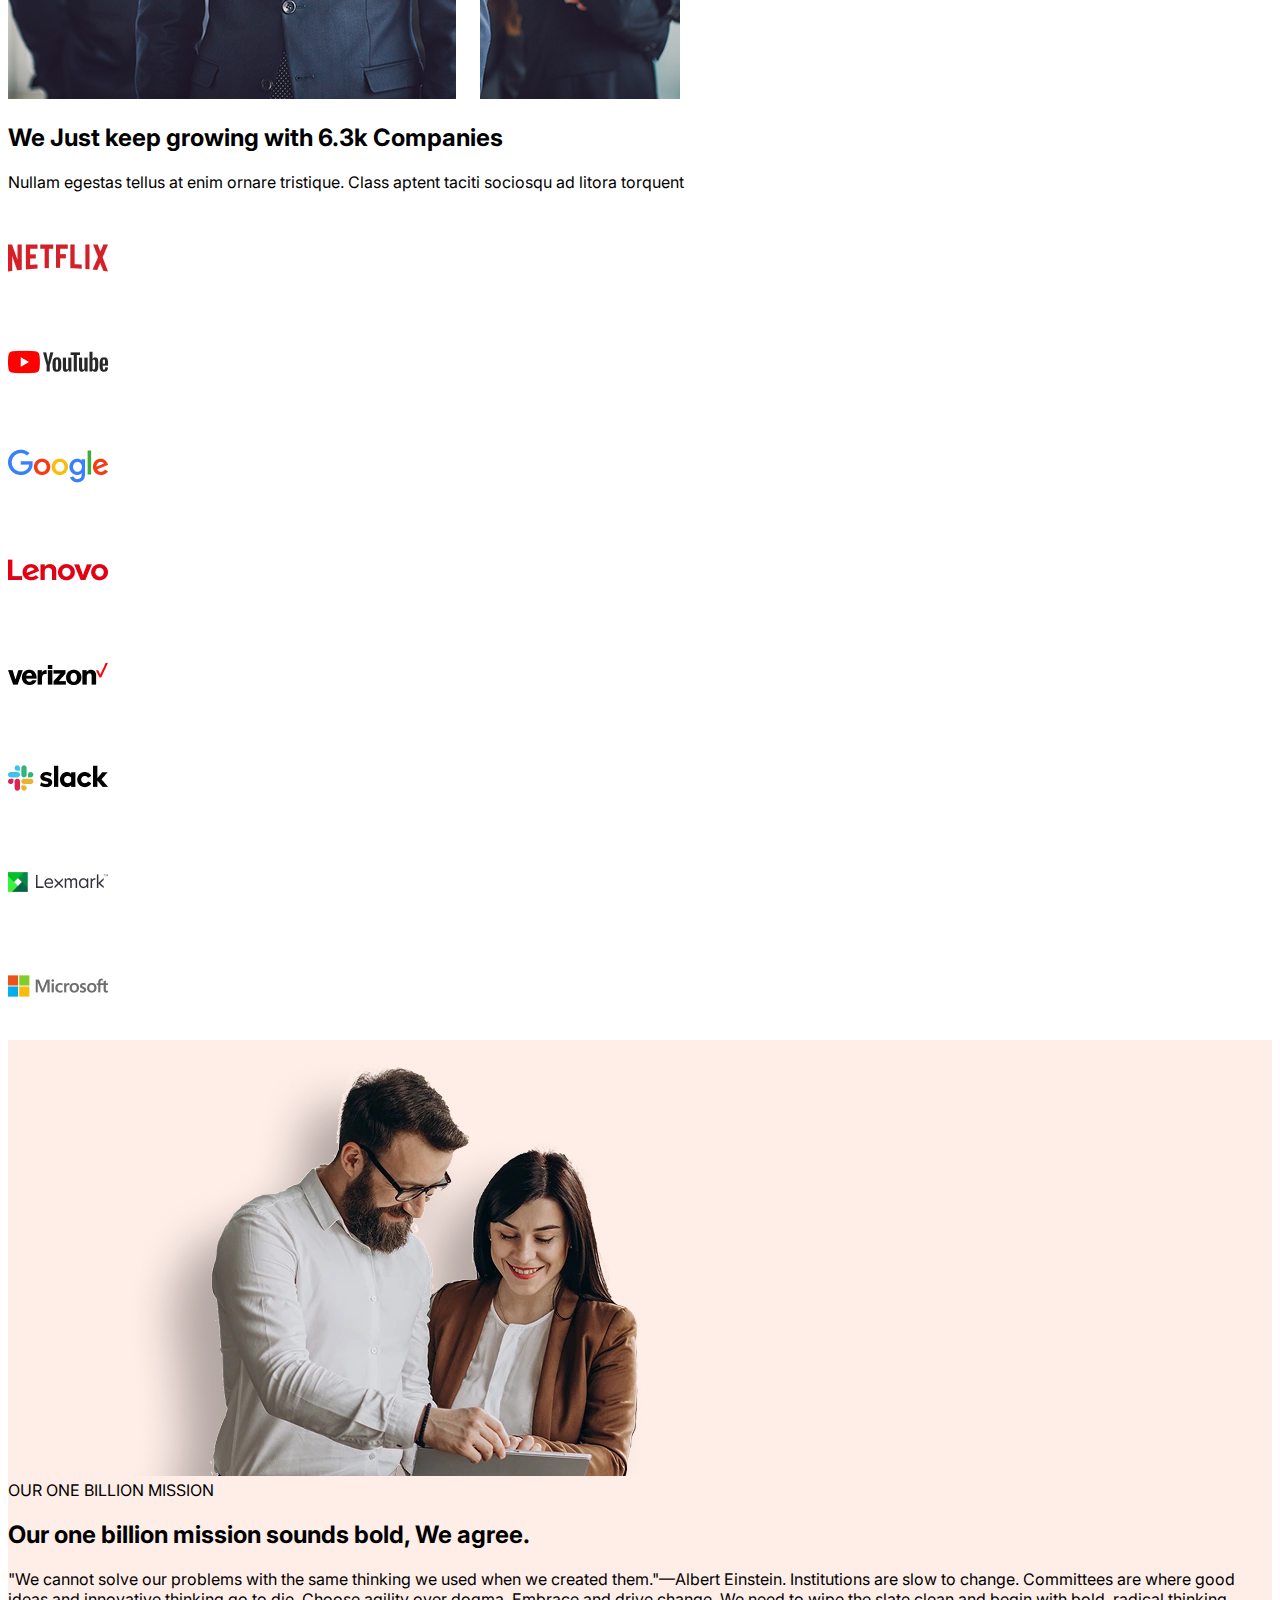
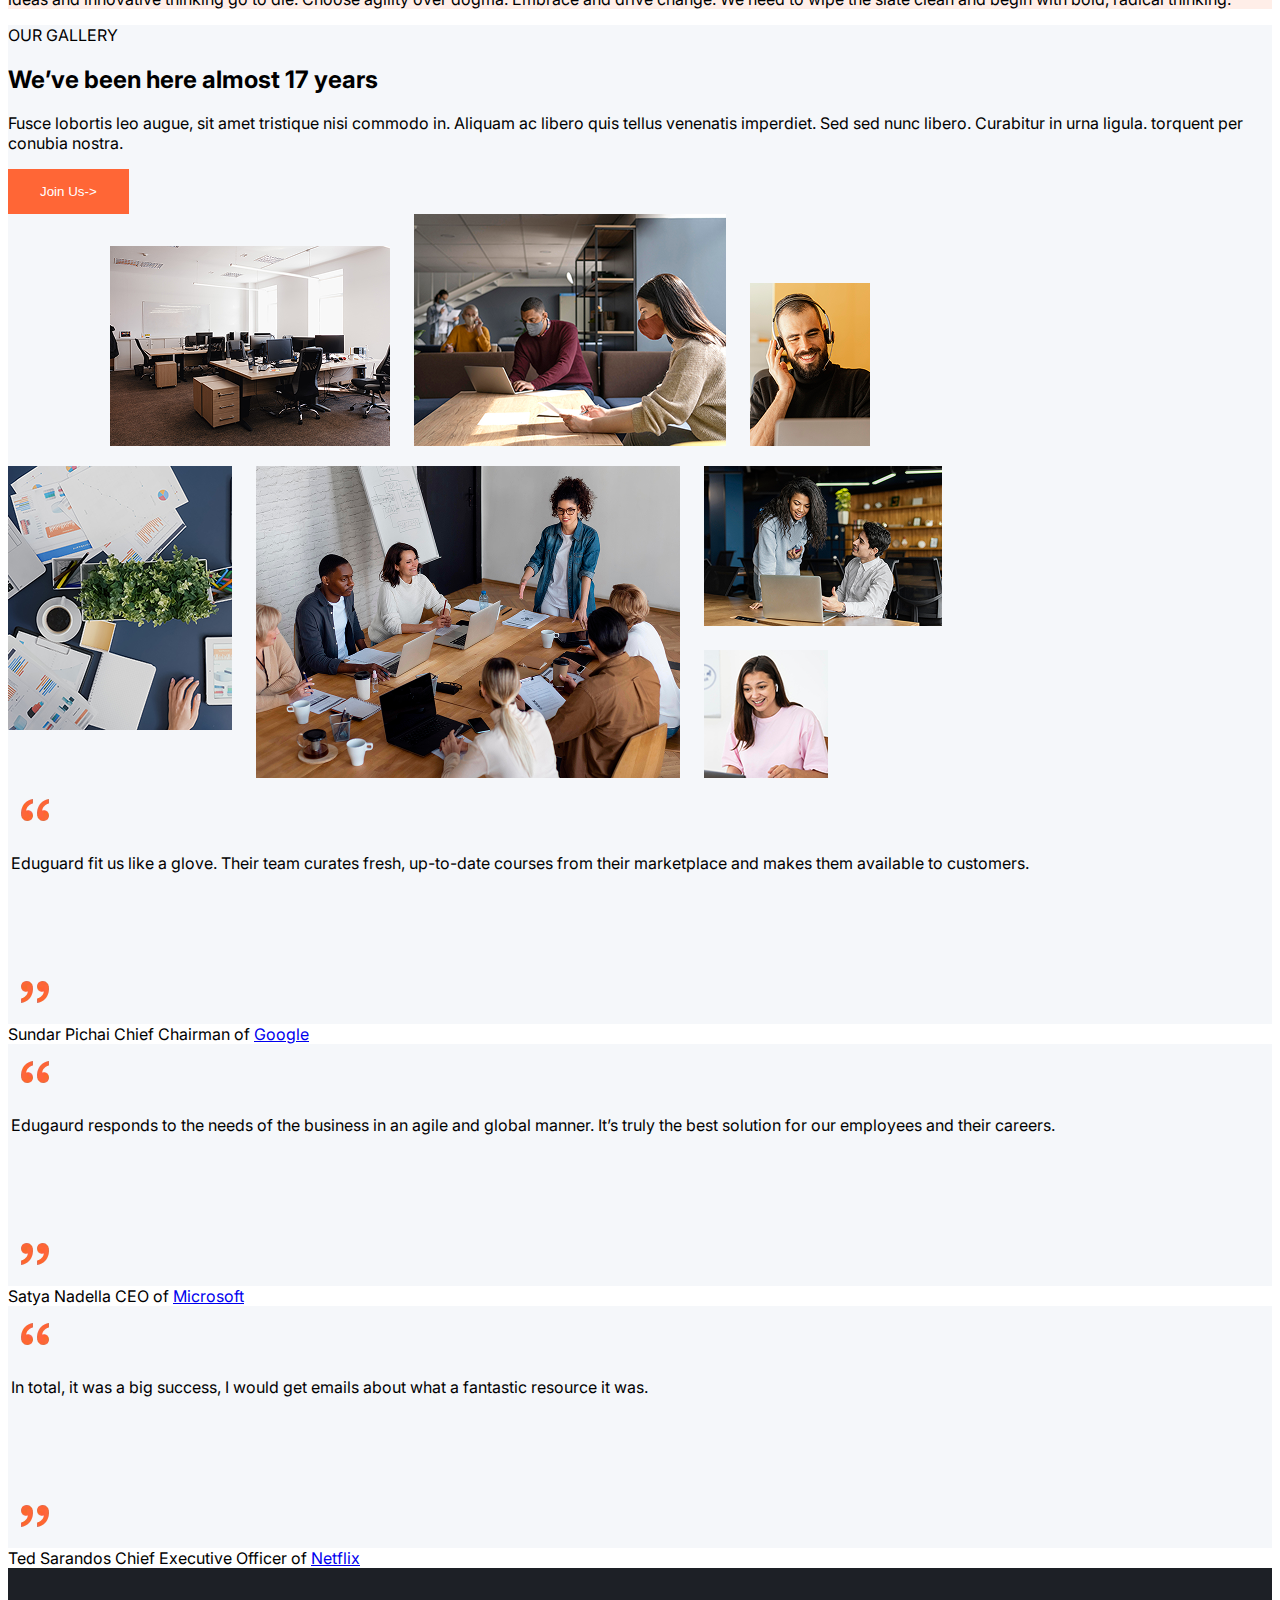
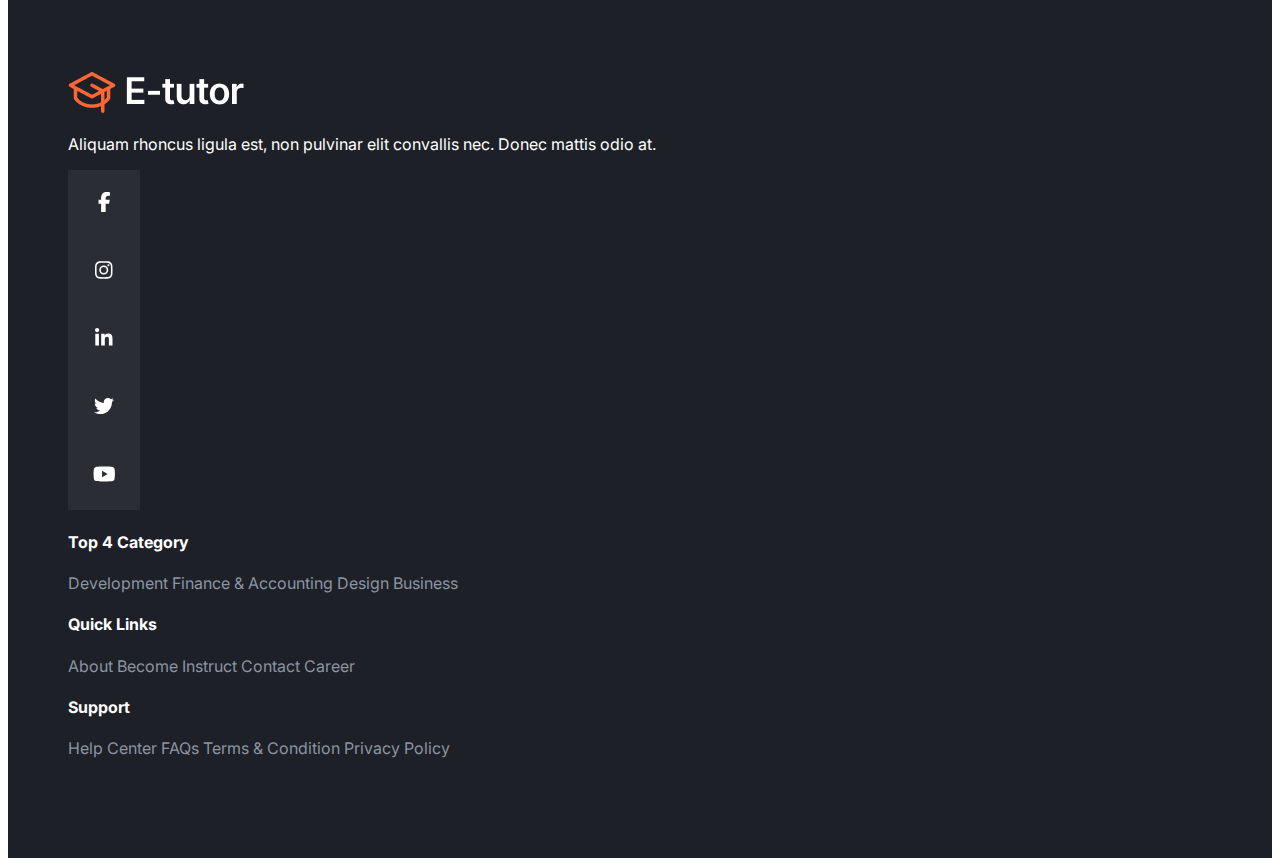
<file: about.html>
<!DOCTYPE html>
<html lang="en">
<head>
    <meta charset="UTF-8">
    <meta name="viewport" content="width=device-width, initial-scale=1.0">
    <title>E-touter</title>
    <!--googlefont-->
    <link rel="preconnect" href="https://fonts.googleapis.com">
<link rel="preconnect" href="https://fonts.gstatic.com" crossorigin>
<link href="https://fonts.googleapis.com/css2?family=Inter:ital,opsz,wght@0,14..32,100..900;1,14..32,100..900&display=swap" rel="stylesheet">
    <!--boorstrap 5.3 style-->
      <link href="https://cdn.jsdelivr.net/npm/bootstrap@5.3.8/dist/css/bootstrap.min.css" rel="stylesheet" integrity="sha384-sRIl4kxILFvY47J16cr9ZwB07vP4J8+LH7qKQnuqkuIAvNWLzeN8tE5YBujZqJLB" crossorigin="anonymous">
  </head>
  <!--custom style-->
  <link href="assets/Css/main.css" rel="stylesheet"/>
  <link href="assets/Css/about.css" rel="stylesheet"/>
</head>
<body>
  <!--bootsrap 5.3 navbar1-->
   <nav class=" navbar1 navbar navbar-expand-lg navbar-dark bg-black position-sticky top-0  w-100">
  <div class="container ">
    
    <button class="navbar-toggler" type="button" data-bs-toggle="collapse" data-bs-target="#navbarSupportedContent" aria-controls="navbarSupportedContent" aria-expanded="false" aria-label="Toggle navigation">
      <span class="navbar-toggler-icon"></span>
    </button>
    <div class="collapse navbar-collapse" id="navbarSupportedContent">
      <ul class="navbar-nav me-auto mb-2 mb-lg-0 gap-5">
        <li class="nav-item">
          <a class="nav-link active" aria-current="page" href="index.html">Home</a>
        </li>
        <li class="nav-item">
          <a class="nav-link" href="courselist.html">Courses</a>
        </li>
       <li class="nav-item">
          <a class="nav-link" href="#">About</a>
        </li>
        <li class="nav-item">
          <a class="nav-link" href="#">Contact</a>
        </li>
        <li class="nav-item">
          <a class="nav-link" href="#">Become an instructor</a>
        </li>
     
      </ul>
    
    </div>
     <div class="setting d-flex text-light gap-5">
   <li class=" language nav-item dropdown  list-unstyled">
          <a class="nav-link dropdown-toggle" href="#" role="button" data-bs-toggle="dropdown" aria-expanded="false">
           English
          </a>
          <ul class="dropdown-menu border-dark ">
            <li><a class="dropdown-item" href="#">Arabic</a></li>
            <li><a class="dropdown-item" href="#">Frinsh</a></li>
            
        
          </ul>
        </li>
      <li class=" currency nav-item dropdown  list-unstyled">
          <a class="nav-link dropdown-toggle" href="#" role="button" data-bs-toggle="dropdown" aria-expanded="false">
            USD
          </a>
          <ul class="dropdown-menu border-dark ">
            <li><a class="dropdown-item" href="#">ILS</a></li>
            <li><a class="dropdown-item" href="#">Doller</a></li>
            <li><a class="dropdown-item" href="#">EUR</a></li>
            <li><a class="dropdown-item" href="#">JD</a></li>
        
          </ul>
        </li>
        </div>
  </div>
        </nav>
  <!--bootsrap 5.3 navbar2-->
  <nav class=" navbar2  navbar-expand-lg bg-body-tertiary">
      <div class="container">
       <a class="navbar-brand" href="#"><img src="assets/Images/logo/LOGO.webp" alt="logo "/></a>
       <button class="  toggle navbar2 navbar-toggler" type="button" data-bs-toggle="collapse" data-bs-target="#navbar2SupportedContent" aria-controls="navbarSupportedContent" aria-expanded="false" aria-label="Toggle navigation">
      <span class="navbar-toggler-icon"></span>
         </button>
       <div class="nav2-content collapse navbar-collapse row nav-content " id="navbar2SupportedContent">
       <div class=" nav2-start  d-flex  align-items-center col-lg-7 col-md-6 col-sm-12 ">
          <ul class=" nav2-start navbar-nav me-auto mb-2 mb-lg-0 d-flex justify-content-between align-items-center">
            <li class="nav-item dropdown  ">
          <a class="nav-link dropdown-toggle px-3" href="#" role="button" data-bs-toggle="dropdown" aria-expanded="false">
            Browse
          </a>
          <ul class="dropdown-menu">
            <li><a class="dropdown-item" href="#">Action</a></li>
            <li><a class="dropdown-item" href="#">Another action</a></li>
            <li><hr class="dropdown-divider"></li>
            <li><a class="dropdown-item" href="#">Something else here</a></li>
          </ul>
        </li>
           <form class="d-flex  " role="search">
         
        
          <button class="btn " type="submit"><svg xmlns="http://www.w3.org/2000/svg" height="20" width="17.5" viewBox="0 0 448 512"><!--!Font Awesome Free v7.1.0 by @fontawesome - https://fontawesome.com License - https://fontawesome.com/license/free Copyright 2025 Fonticons, Inc.--><path fill="#000000" d="M214.6 130.3l-67.2 28.2 0-115.3-54.7 190.3 54.7-24.2 0 130.3 67.2-209.3zM131.4 33.6l-1.3 4.7-15.2 52.9C74.6 106.7 46 145.8 46 191.5 46 243.8 80.3 287.4 129.4 297l0 53.6C51.5 340.1-6 272.4-6 191.6-6 111.1 53.8 44.4 131.4 33.6zM442.8 480.8c-11.2 11.2-23.1 12.3-28.6 10.5-5.4-1.8-27.1-19.9-60.4-44.4-33.3-24.6-33.6-35.7-43-56.7-9.4-20.9-30.4-42.6-57.5-52.4l-9.7-14.7c-24.7 16.9-53 26.9-81.3 28.7l2.1-6.6 15.9-49.5c46.5-11.9 80.9-54 80.9-104.2 0-54.5-38.4-102.1-96-107.1l0-52.1c83.2 5.1 148.8 74.5 148.8 159.3 0 33.6-11.2 64.7-29 90.4l14.6 9.6c9.8 27.1 31.5 48 52.4 57.4s32.2 9.7 56.8 43c24.6 33.2 42.7 54.9 44.5 60.3s.7 17.3-10.5 28.5zm-9.9-17.9c0-4.4-3.6-8-8-8s-8 3.6-8 8 3.6 8 8 8 8-3.6 8-8z"/></svg></button>
        <input class="form-control me-2" type="search" placeholder="What do you want learn..." aria-label="Search"/>
        
      </form>
       </ul>
        </div>
        <div class=" nav2-end d-flex col-lg-5 col-md-6 col-sm-12">
            <div class=" icon d-flex  justify-content-center align-items-center  ">
              <a href="#"><svg xmlns="http://www.w3.org/2000/svg" height="20" width="17.5" viewBox="0 0 448 512"><!--!Font Awesome Free v7.1.0 by @fontawesome - https://fontawesome.com License - https://fontawesome.com/license/free Copyright 2025 Fonticons, Inc.--><path fill="#01141a" d="M224 0c-13.3 0-24 10.7-24 24l0 9.7C118.6 45.3 56 115.4 56 200l0 14.5c0 37.7-10 74.7-29 107.3L5.1 359.2C1.8 365 0 371.5 0 378.2 0 399.1 16.9 416 37.8 416l372.4 0c20.9 0 37.8-16.9 37.8-37.8 0-6.7-1.8-13.3-5.1-19L421 321.7c-19-32.6-29-69.6-29-107.3l0-14.5c0-84.6-62.6-154.7-144-166.3l0-9.7c0-13.3-10.7-24-24-24zM392.4 368l-336.9 0 12.9-22.1C91.7 306 104 260.6 104 214.5l0-14.5c0-66.3 53.7-120 120-120s120 53.7 120 120l0 14.5c0 46.2 12.3 91.5 35.5 131.4L392.4 368zM156.1 464c9.9 28 36.6 48 67.9 48s58-20 67.9-48l-135.8 0z"/></svg></a>
              <a href="#"><svg xmlns="http://www.w3.org/2000/svg" height="20" width="20" viewBox="0 0 512 512"><!--!Font Awesome Free v7.1.0 by @fontawesome - https://fontawesome.com License - https://fontawesome.com/license/free Copyright 2025 Fonticons, Inc.--><path fill="#01141a" d="M378.9 80c-27.3 0-53 13.1-69 35.2l-34.4 47.6c-4.5 6.2-11.7 9.9-19.4 9.9s-14.9-3.7-19.4-9.9l-34.4-47.6c-16-22.1-41.7-35.2-69-35.2-47 0-85.1 38.1-85.1 85.1 0 49.9 32 98.4 68.1 142.3 41.1 50 91.4 94 125.9 120.3 3.2 2.4 7.9 4.2 14 4.2s10.8-1.8 14-4.2c34.5-26.3 84.8-70.4 125.9-120.3 36.2-43.9 68.1-92.4 68.1-142.3 0-47-38.1-85.1-85.1-85.1zM271 87.1c25-34.6 65.2-55.1 107.9-55.1 73.5 0 133.1 59.6 133.1 133.1 0 68.6-42.9 128.9-79.1 172.8-44.1 53.6-97.3 100.1-133.8 127.9-12.3 9.4-27.5 14.1-43.1 14.1s-30.8-4.7-43.1-14.1C176.4 438 123.2 391.5 79.1 338 42.9 294.1 0 233.7 0 165.1 0 91.6 59.6 32 133.1 32 175.8 32 216 52.5 241 87.1l15 20.7 15-20.7z"/></svg></a>
              <a href="#"><svg xmlns="http://www.w3.org/2000/svg" height="20" width="25" viewBox="0 0 640 512"><!--!Font Awesome Free v7.1.0 by @fontawesome - https://fontawesome.com License - https://fontawesome.com/license/free Copyright 2025 Fonticons, Inc.--><path fill="#011418" d="M24-16C10.7-16 0-5.3 0 8S10.7 32 24 32l45.3 0c3.9 0 7.2 2.8 7.9 6.6l52.1 286.3c6.2 34.2 36 59.1 70.8 59.1L456 384c13.3 0 24-10.7 24-24s-10.7-24-24-24l-255.9 0c-11.6 0-21.5-8.3-23.6-19.7l-5.1-28.3 303.6 0c30.8 0 57.2-21.9 62.9-52.2L568.9 69.9C572.6 50.2 557.5 32 537.4 32l-412.7 0-.4-2c-4.8-26.6-28-46-55.1-46L24-16zM208 512a48 48 0 1 0 0-96 48 48 0 1 0 0 96zm224 0a48 48 0 1 0 0-96 48 48 0 1 0 0 96z"/></svg></a>
            </div>
            <button class="custom-nav2btn fw-bold "type="button">Create Account</button>
            <button class="custom-btn fw-bold "type="button">Sign In</button>
        </div>
          
      </div> 
         </div>
      </nav>
      <main>
        <section class="hero1 py-5">
            <div class="container text-center">
               <h1>About</h1>
               <a href="index.html">Home / </a>
               <a href="#" class="active">About  </a>
            </div>
        
        </section>
        
        <section class="hero2 py-5">
            <div class="container">
                <div class="row justify-content-between">
            
                    <div class="hero2-start  col-md-6 col-sm-12  d-flex flex-column justify-content-center align-items-start">
                       <h2>2007-2021</h2>
                       <h2>We share knowledge with the world</h2>
                       <p>Interdum et malesuada fames ac ante ipsum primis in faucibus. Praesent fermentum quam mauris. Fusce tempor et augue a aliquet. Donec non ipsum non risus egestas tincidunt at vitae nulla. </p>
                    </div>
                    <div class="hero2-end  col-md-6 col-sm-12   ">
                        <img src="assets/Images/about/Images.png" class="img-fluid" alt="employees"/>
                    </div>
                      
                     
                </div>
            </div>
                 </section>
         <section class="social py-5" >
          <div class="container">
            <div class="row justify-content-between align-items-center ">
              <div class="social-start col-md-3 col-sm-12 d-flex justify-content-center align-items-center flex-column">
                  <h2>We Just keep growing with 6.3k Companies</h2>
                  <p>Nullam egestas tellus at enim ornare tristique. Class aptent taciti sociosqu ad litora torquent</p>
              </div>
              <div class="social-end offset-md-1 col-md-8 col-sm-12">
                    <div class="row gap-3 ">
                      <div class=" item col-md-3 shadow-lg col-sm-12 bg-light d-flex justify-content-center align-items-center">
                        <a href="https://www.netflix.com/ps-en/" target="_blank"><img src="assets/Images/social/Company Logo.webp" alt="logo1"/></a>
                      </div>
                      <div class="item col-md-3 shadow-lg col-sm-12 bg-light d-flex justify-content-center align-items-center">
                        <a href="https://www.youtube.com/" target="_blank"><img src="assets/Images/social/Company Logo (1).webp" alt="logo2"/></a>
                      </div>
                        <div class="item col-md-3 shadow-lg col-sm-12 bg-light d-flex justify-content-center align-items-center">
                        <a href="https://www.google.com/" target="_blank"><img src="assets/Images/social/Company Logo (2).webp" alt="logo3"/></a>
                      </div>
                        <div class="item col-md-3 shadow-lg  col-sm-12 bg-light d-flex justify-content-center align-items-center">
                        <a href="https://www.lenovo.com/us/en/?orgRef=https%253A%252F%252Fwww.google.com%252F&srsltid=AfmBOopsroZK_K1XcVWMIg8xCra0ee4g7zJcBRy-fyi5UtdopH7BBB46" target="_blank"><img src="assets/Images/social/Company Logo (3).webp" alt="logo4"/></a>
                      </div>
                       <div class="item col-md-3 shadow-lg col-sm-12 bg-light d-flex justify-content-center align-items-center">
                        <a href="https://www.verizon.com/" target="_blank"><img src="assets/Images/social/Company Logo (4).webp" alt="logo5"/></a>
                      </div>
                       <div class="item col-md-3 shadow-lg col-sm-12 bg-light d-flex justify-content-center align-items-center">
                        <a href="https://slack.com/intl/en-gb/" target="_blank"><img src="assets/Images/social/Company Logo (7).webp" alt="logo8"/></a>
                      </div>
                       <div class="item col-md-3 shadow-lg col-sm-12 bg-light d-flex justify-content-center align-items-center">
                        <a href="https://www.lexmark.com/en_us.html" target="_blank"><img src="assets/Images/social/Company Logo (5).webp" alt="logo6"/></a>
                      </div>
                       <div class="item col-md-3 shadow-lg col-sm-12 bg-light d-flex justify-content-center align-items-center">
                        <a href="https://www.microsoft.com/en-us/" target="_blank"><img src="assets/Images/social/Company Logo (6).webp" alt="logo5"/></a>
                      </div>
                      
                    </div>
              </div>
            </div>
          </div>
        </section>
          <section class="guide  py-5" >
          <div class="container">
            <div class="row justify-content-between align-items-center ">
              <div class="guide-start col-md-7 col-sm-12 d-flex justify-content-center align-items-start">
               <img src="assets/Images/about/two-business-partners-working-office 1.webp" class=" img-fluid" alt="two business partener"/>
            </div>
              <div class="guide-end   col-md-5 col-sm-12 d-flex justify-content-center align-items-start flex-column">
                  <span class="custom-color">OUR ONE BILLION MISSION</span>
                <h2>Our one billion mission sounds bold, We agree.</h2>
                  <p>"We cannot solve our problems with the same thinking we used when we created them."—Albert Einstein. Institutions are slow to change. Committees are where good ideas and innovative thinking go to die. Choose agility over dogma. Embrace and drive change. We need to wipe the slate clean and begin with bold, radical thinking.</p>
              
            </div>
          </div>
          </div>
        </section>
           <section class="gallery  py-5" >
          <div class="container">
            <div class="row justify-content-between align-items-center ">
                 <div class="gallery-start   col-md-4 col-sm-12 d-flex justify-content-center align-items-start flex-column">
                  <span class="custom-color">OUR GALLERY</span>
                <h2>We’ve been here almost 17 years</h2>
                  <p>Fusce lobortis leo augue, sit amet tristique nisi commodo in. Aliquam ac libero quis tellus venenatis imperdiet. Sed sed nunc libero. Curabitur in urna ligula.  torquent per conubia nostra.</p>
                  <button type="button" class="custom-btn">Join Us-></button>
            </div>
              <div class="gallery-end offset-md-1 col-md-7 col-sm-12 d-flex justify-content-center align-items-start">
               <img src="assets/Images/gallery/Gallery.png" class=" img-fluid" alt="gallery"/>
            </div>
           
          </div>
          </div>
        </section>
        <section class="opinion py-5">
          <div class="container">
            <div class="row justify-content-center align-items-center gap-2">
              <div class=" col-lg-3 col-md-12 col-sm-12 d-flex flex-column gap-2">
<div class="card " >
  <div class="d-flex justify-content-start align-items-start">
    <img src="assets/Images/opinion/double_quotes_r 1.webp" class="   img-fluid " alt="doubleqoutes1">
  </div>
  
  <div class="card-body  text-center ">
   
    <p class="card-text ">Eduguard fit us like a glove. Their team curates fresh, up-to-date courses from their marketplace and makes them available to customers.</p>
   
  </div>
  <div class="d-flex justify-content-end  align-items-end ">
    <img src="assets/Images/opinion/double_quotes_r 2.webp" class=" img-fluid " alt="doubleqoutes2">

  </div>
   
  </div>
  <div class="d-flex flex-column bg-white"><span class="text-center ">Sundar Pichai</span>
<span class="text-center ">Chief Chairman of <a href="https://www.google.com/" target="_blank">Google</a></span></div>
              </div>
               <div class=" col-lg-3 col-md-12 col-sm-12 d-flex flex-column gap-2">
<div class="card " >
  <div class="d-flex justify-content-start align-items-start">
     <img src="assets/Images/opinion/double_quotes_r 1.webp" class="   img-fluid " alt="doubleqoutes1">
  </div>
 
  <div class="card-body text-center ">
   
    <p class="card-text ">Edugaurd responds to the needs of the business in an agile and global manner. It’s truly the best solution for our employees and their careers.</p>
   
  </div>
<div class="d-flex justify-content-end  align-items-end ">
    <img src="assets/Images/opinion/double_quotes_r 2.webp" class=" img-fluid " alt="doubleqoutes2">

  </div>
  </div>
  <div class="d-flex flex-column bg-white"><span class="text-center ">Satya Nadella</span>
<span class="text-center ">CEO of <a href="https://www.Microsoft.com/" target="_blank">Microsoft </a></span></div>
              </div>
              
               <div class=" col-lg-3 col-md-12 col-sm-12 d-flex flex-column gap-2">
<div class="card " >
  <div class="d-flex justify-content-start align-items-start">
      <img src="assets/Images/opinion/double_quotes_r 1.webp" class="   img-fluid " alt="doubleqoutes1">

  </div>
  <div class="card-body text-center ">
   
    <p class="card-text ">In total, it was a big success, I would get emails about what a fantastic resource it was.</p>
   
  </div>
<div class="d-flex justify-content-end  align-items-end ">
    <img src="assets/Images/opinion/double_quotes_r 2.webp" class=" img-fluid " alt="doubleqoutes2">

  </div>
  </div>
  <div class="d-flex flex-column bg-white"><span class="text-center ">Ted Sarandos</span>
<span class="text-center ">Chief Executive Officer of <a href="https://www.Netflix.com/" target="_blank">Netflix</a></span></div>
              </div>
              

            </div>
          </div>
        </section>

      </main>
     
 
   <footer class="footer py-5 ">
     <div class="container">
     
       <div class="footer2">
          <div class="row">
        <div class="footer2-start d-flex flex-column align-items-start col-lg-3 col-md-3 col-sm-12">
          <img src="assets/Images/footer/LOGO.webp" alt="logo" class="img-fluid">
          <p class="text-secondary">Aliquam rhoncus ligula est, non pulvinar elit
convallis nec. Donec mattis odio at.</p>
<div class="footer-icon d-flex mb-2 align-items-start">
  <div class="social-icon"><a href="https://www.facebook.com/"><svg xmlns="http://www.w3.org/2000/svg" height="20" width="12.5" viewBox="0 0 320 512"><!--!Font Awesome Free v7.1.0 by @fontawesome - https://fontawesome.com License - https://fontawesome.com/license/free Copyright 2025 Fonticons, Inc.--><path fill="#ffffff" d="M80 299.3l0 212.7 116 0 0-212.7 86.5 0 18-97.8-104.5 0 0-34.6c0-51.7 20.3-71.5 72.7-71.5 16.3 0 29.4 .4 37 1.2l0-88.7C291.4 4 256.4 0 236.2 0 129.3 0 80 50.5 80 159.4l0 42.1-66 0 0 97.8 66 0z"/></svg></a></div>
  <div class="social-icon"><a href="https://www.instagram.com"><svg xmlns="http://www.w3.org/2000/svg" height="20" width="17.5" viewBox="0 0 448 512"><!--!Font Awesome Free v7.1.0 by @fontawesome - https://fontawesome.com License - https://fontawesome.com/license/free Copyright 2025 Fonticons, Inc.--><path fill="#ffffff" d="M224.3 141a115 115 0 1 0 -.6 230 115 115 0 1 0 .6-230zm-.6 40.4a74.6 74.6 0 1 1 .6 149.2 74.6 74.6 0 1 1 -.6-149.2zm93.4-45.1a26.8 26.8 0 1 1 53.6 0 26.8 26.8 0 1 1 -53.6 0zm129.7 27.2c-1.7-35.9-9.9-67.7-36.2-93.9-26.2-26.2-58-34.4-93.9-36.2-37-2.1-147.9-2.1-184.9 0-35.8 1.7-67.6 9.9-93.9 36.1s-34.4 58-36.2 93.9c-2.1 37-2.1 147.9 0 184.9 1.7 35.9 9.9 67.7 36.2 93.9s58 34.4 93.9 36.2c37 2.1 147.9 2.1 184.9 0 35.9-1.7 67.7-9.9 93.9-36.2 26.2-26.2 34.4-58 36.2-93.9 2.1-37 2.1-147.8 0-184.8zM399 388c-7.8 19.6-22.9 34.7-42.6 42.6-29.5 11.7-99.5 9-132.1 9s-102.7 2.6-132.1-9c-19.6-7.8-34.7-22.9-42.6-42.6-11.7-29.5-9-99.5-9-132.1s-2.6-102.7 9-132.1c7.8-19.6 22.9-34.7 42.6-42.6 29.5-11.7 99.5-9 132.1-9s102.7-2.6 132.1 9c19.6 7.8 34.7 22.9 42.6 42.6 11.7 29.5 9 99.5 9 132.1s2.7 102.7-9 132.1z"/></svg></a></div>
  <div class="social-icon"><a href="https://www.linkedin.com/"><svg xmlns="http://www.w3.org/2000/svg" height="20" width="17.5" viewBox="0 0 448 512"><!--!Font Awesome Free v7.1.0 by @fontawesome - https://fontawesome.com License - https://fontawesome.com/license/free Copyright 2025 Fonticons, Inc.--><path fill="#ffffff" d="M100.3 448l-92.9 0 0-299.1 92.9 0 0 299.1zM53.8 108.1C24.1 108.1 0 83.5 0 53.8 0 39.5 5.7 25.9 15.8 15.8s23.8-15.8 38-15.8 27.9 5.7 38 15.8 15.8 23.8 15.8 38c0 29.7-24.1 54.3-53.8 54.3zM447.9 448l-92.7 0 0-145.6c0-34.7-.7-79.2-48.3-79.2-48.3 0-55.7 37.7-55.7 76.7l0 148.1-92.8 0 0-299.1 89.1 0 0 40.8 1.3 0c12.4-23.5 42.7-48.3 87.9-48.3 94 0 111.3 61.9 111.3 142.3l0 164.3-.1 0z"/></svg></a></div>
  <div class="social-icon"><a href="https://x.com/"><svg xmlns="http://www.w3.org/2000/svg" height="20" width="20" viewBox="0 0 512 512"><!--!Font Awesome Free v7.1.0 by @fontawesome - https://fontawesome.com License - https://fontawesome.com/license/free Copyright 2025 Fonticons, Inc.--><path fill="#ffffff" d="M459.4 151.7c.3 4.5 .3 9.1 .3 13.6 0 138.7-105.6 298.6-298.6 298.6-59.5 0-114.7-17.2-161.1-47.1 8.4 1 16.6 1.3 25.3 1.3 49.1 0 94.2-16.6 130.3-44.8-46.1-1-84.8-31.2-98.1-72.8 6.5 1 13 1.6 19.8 1.6 9.4 0 18.8-1.3 27.6-3.6-48.1-9.7-84.1-52-84.1-103l0-1.3c14 7.8 30.2 12.7 47.4 13.3-28.3-18.8-46.8-51-46.8-87.4 0-19.5 5.2-37.4 14.3-53 51.7 63.7 129.3 105.3 216.4 109.8-1.6-7.8-2.6-15.9-2.6-24 0-57.8 46.8-104.9 104.9-104.9 30.2 0 57.5 12.7 76.7 33.1 23.7-4.5 46.5-13.3 66.6-25.3-7.8 24.4-24.4 44.8-46.1 57.8 21.1-2.3 41.6-8.1 60.4-16.2-14.3 20.8-32.2 39.3-52.6 54.3z"/></svg></a></div>
  <div class="social-icon"><a href="https://www.youtube.com/"><svg xmlns="http://www.w3.org/2000/svg" height="20" width="22.5" viewBox="0 0 576 512"><!--!Font Awesome Free v7.1.0 by @fontawesome - https://fontawesome.com License - https://fontawesome.com/license/free Copyright 2025 Fonticons, Inc.--><path fill="#ffffff" d="M549.7 124.1C543.5 100.4 524.9 81.8 501.4 75.5 458.9 64 288.1 64 288.1 64S117.3 64 74.7 75.5C51.2 81.8 32.7 100.4 26.4 124.1 15 167 15 256.4 15 256.4s0 89.4 11.4 132.3c6.3 23.6 24.8 41.5 48.3 47.8 42.6 11.5 213.4 11.5 213.4 11.5s170.8 0 213.4-11.5c23.5-6.3 42-24.2 48.3-47.8 11.4-42.9 11.4-132.3 11.4-132.3s0-89.4-11.4-132.3zM232.2 337.6l0-162.4 142.7 81.2-142.7 81.2z"/></svg></a></div>

</div>
  
        
       
       </div>
       <div class="footer2-end d-flex align-items-start justifiy-content-center col-lg-8 col-md-8 col-sm-12 offset-md-1">
      <div class="item d-flex flex-column">
        <div>
        <h4>Top 4 Category</h4></div> 
       <div class="item-info d-flex flex-column">
        <a href="#">Development</a>
        <a href="#">Finance & Accounting</a>
        <a href="#">Design</a>
        <a href="#">Business</a>
       </div>
        
      </div>
      <div class="item d-flex flex-column">
        <div>
        <h4>Quick Links</h4></div> 
       <div class="item-info d-flex flex-column">
        <a href="#">About</a>
        <a href="#">Become Instruct</a>
        <a href="#">Contact</a>
        <a href="#">Career</a>
       </div>
        
      </div>
      <div class="item d-flex flex-column">
        <div>
        <h4>Support</h4></div> 
       <div class="item-info d-flex flex-column">
        <a href="#">Help Center</a>
        <a href="#">FAQs</a>
        <a href="#">Terms & Condition</a>
        <a href="#">Privacy Policy</a>
       </div>
        
      </div>
     </div>
       </div>
     
     </div>
     </div>
     </footer>
       <!--bootsrap 5.3 js-->
     <script src="https://cdn.jsdelivr.net/npm/bootstrap@5.3.8/dist/js/bootstrap.bundle.min.js" integrity="sha384-FKyoEForCGlyvwx9Hj09JcYn3nv7wiPVlz7YYwJrWVcXK/BmnVDxM+D2scQbITxI" crossorigin="anonymous"></script>
  </body>
</body>
</html>
</file>
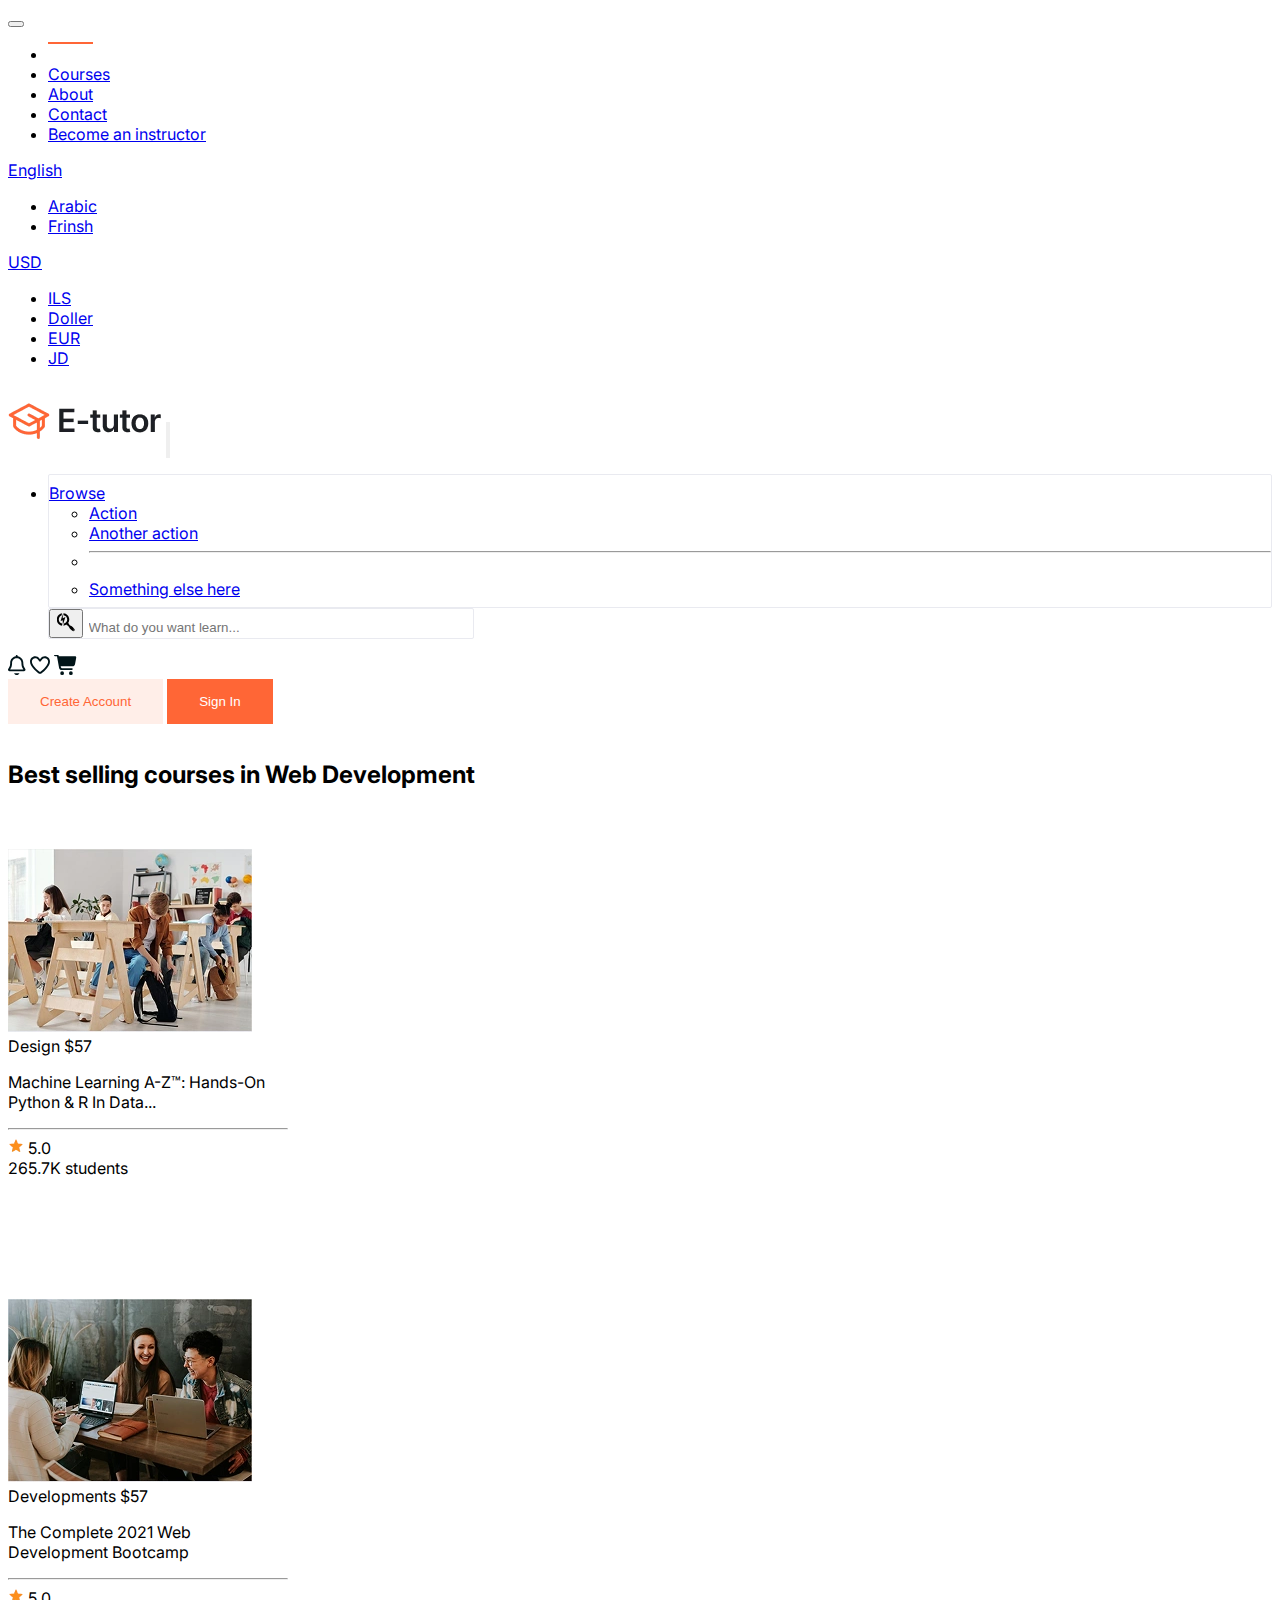
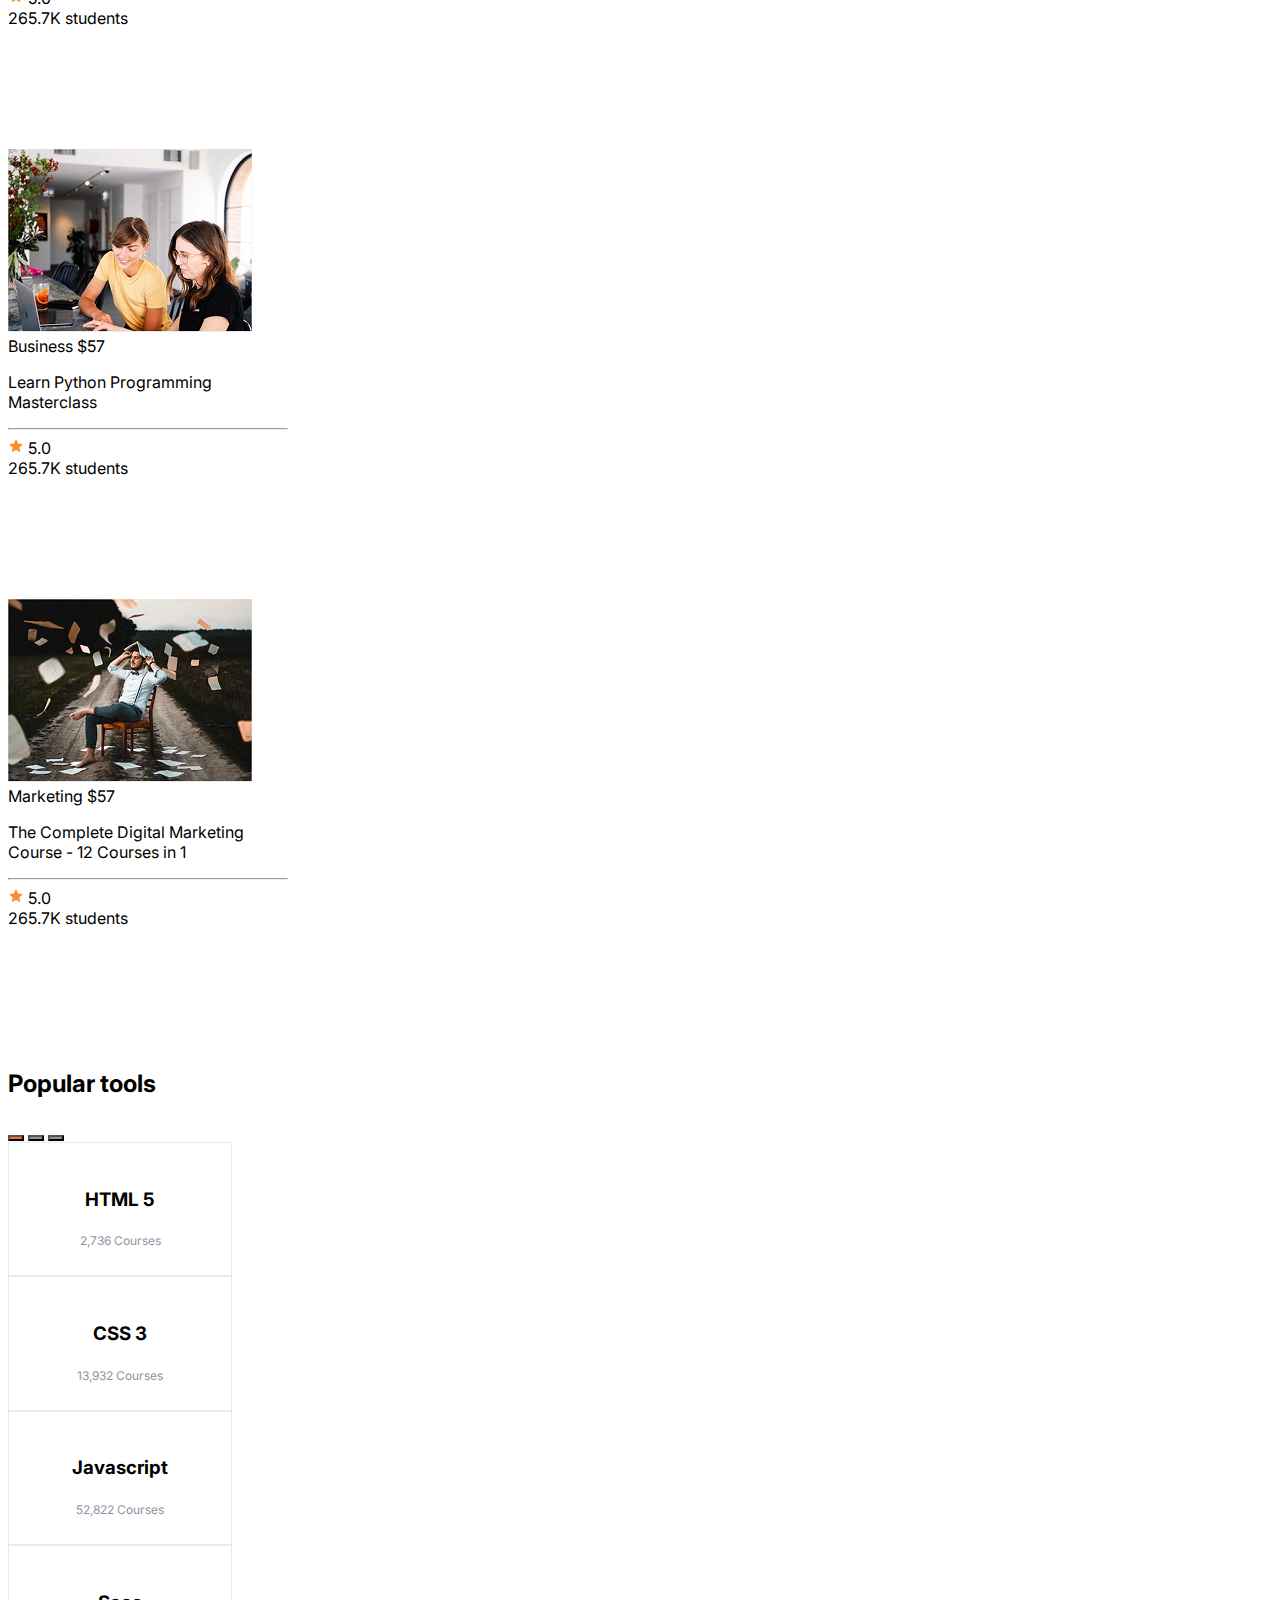
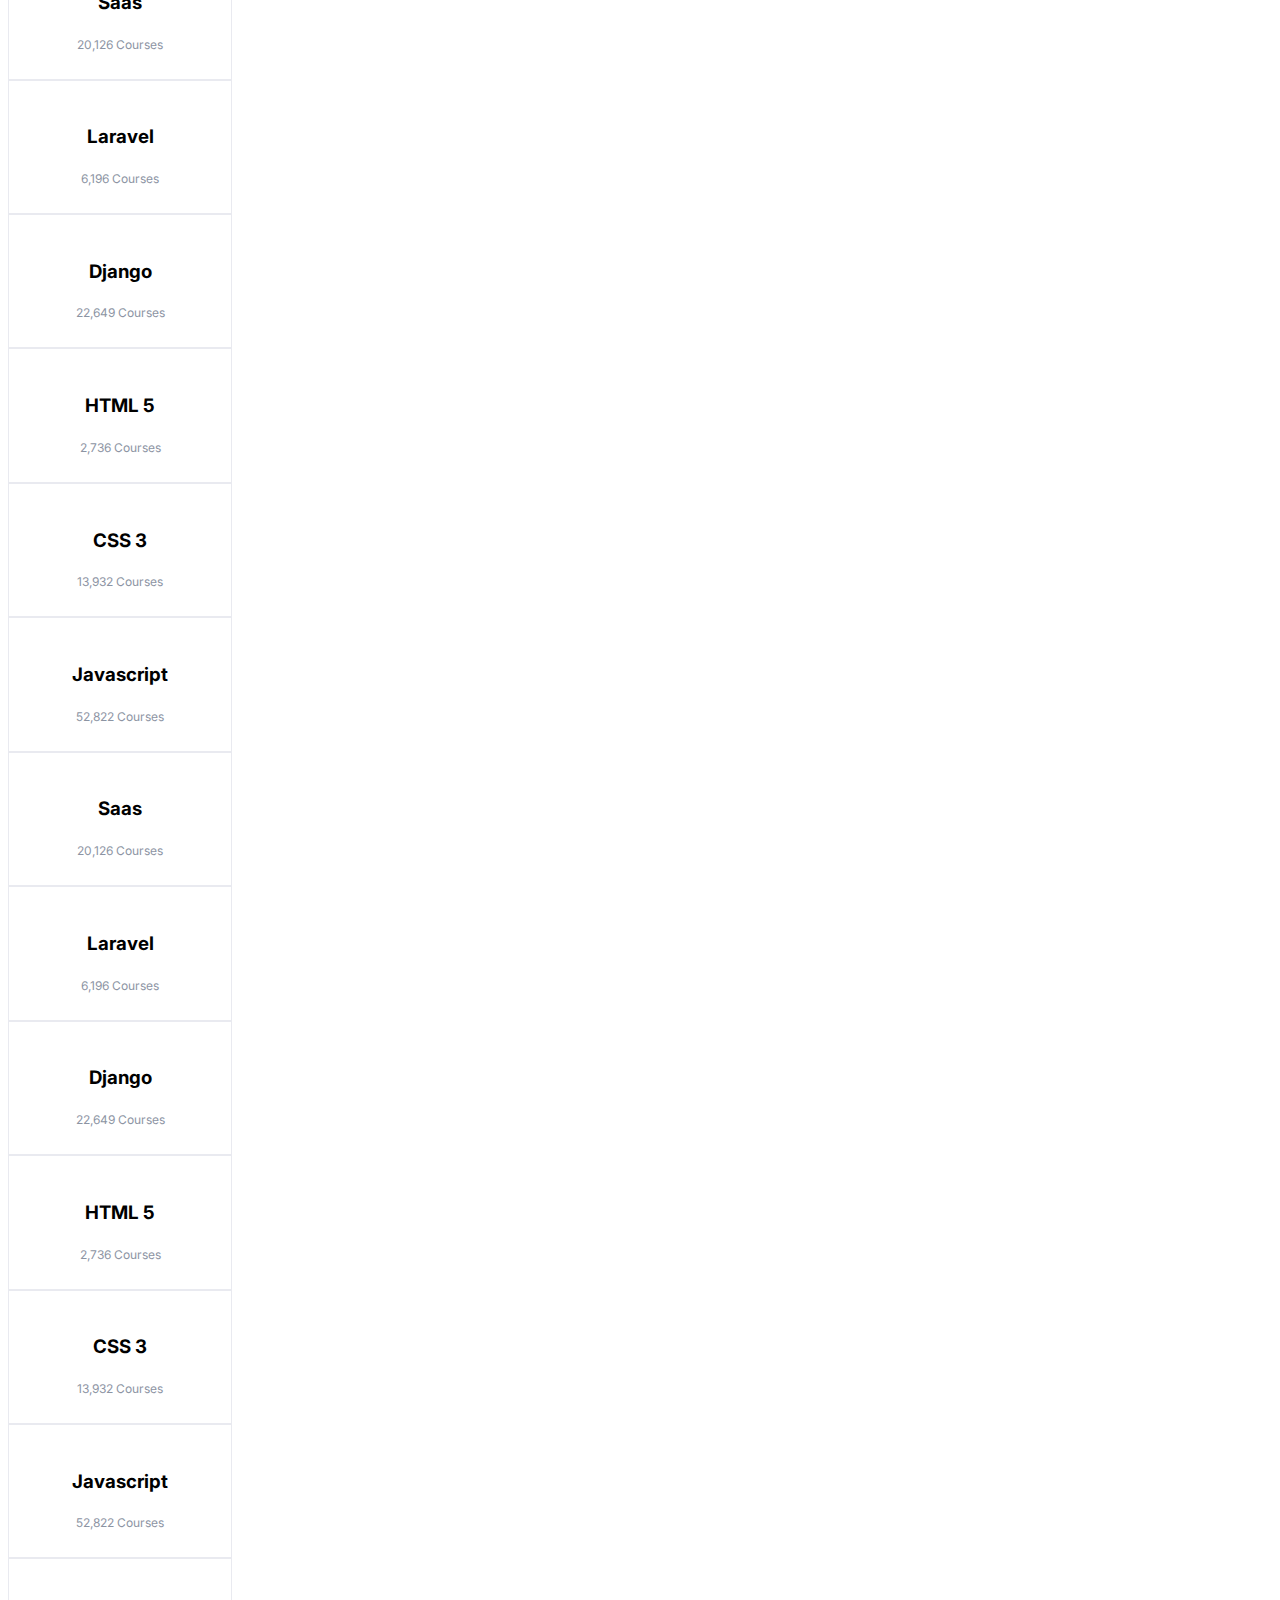
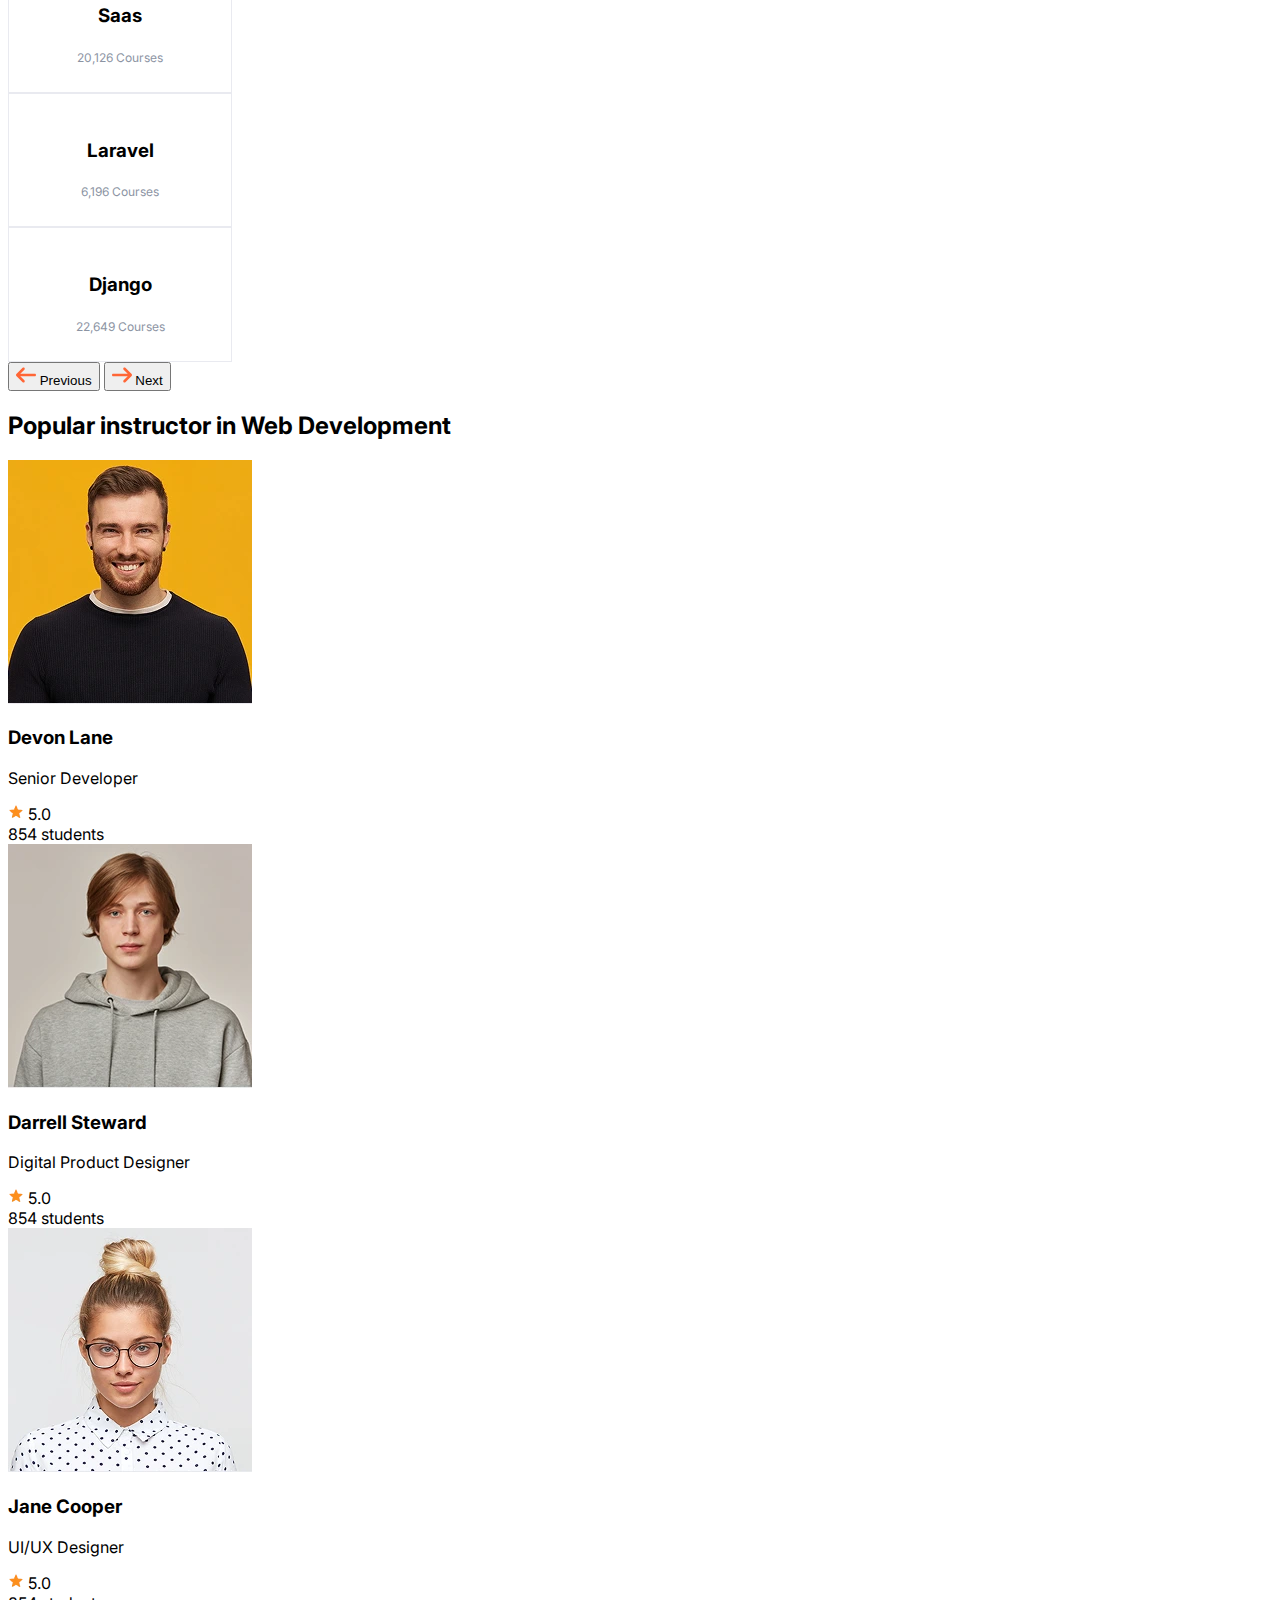
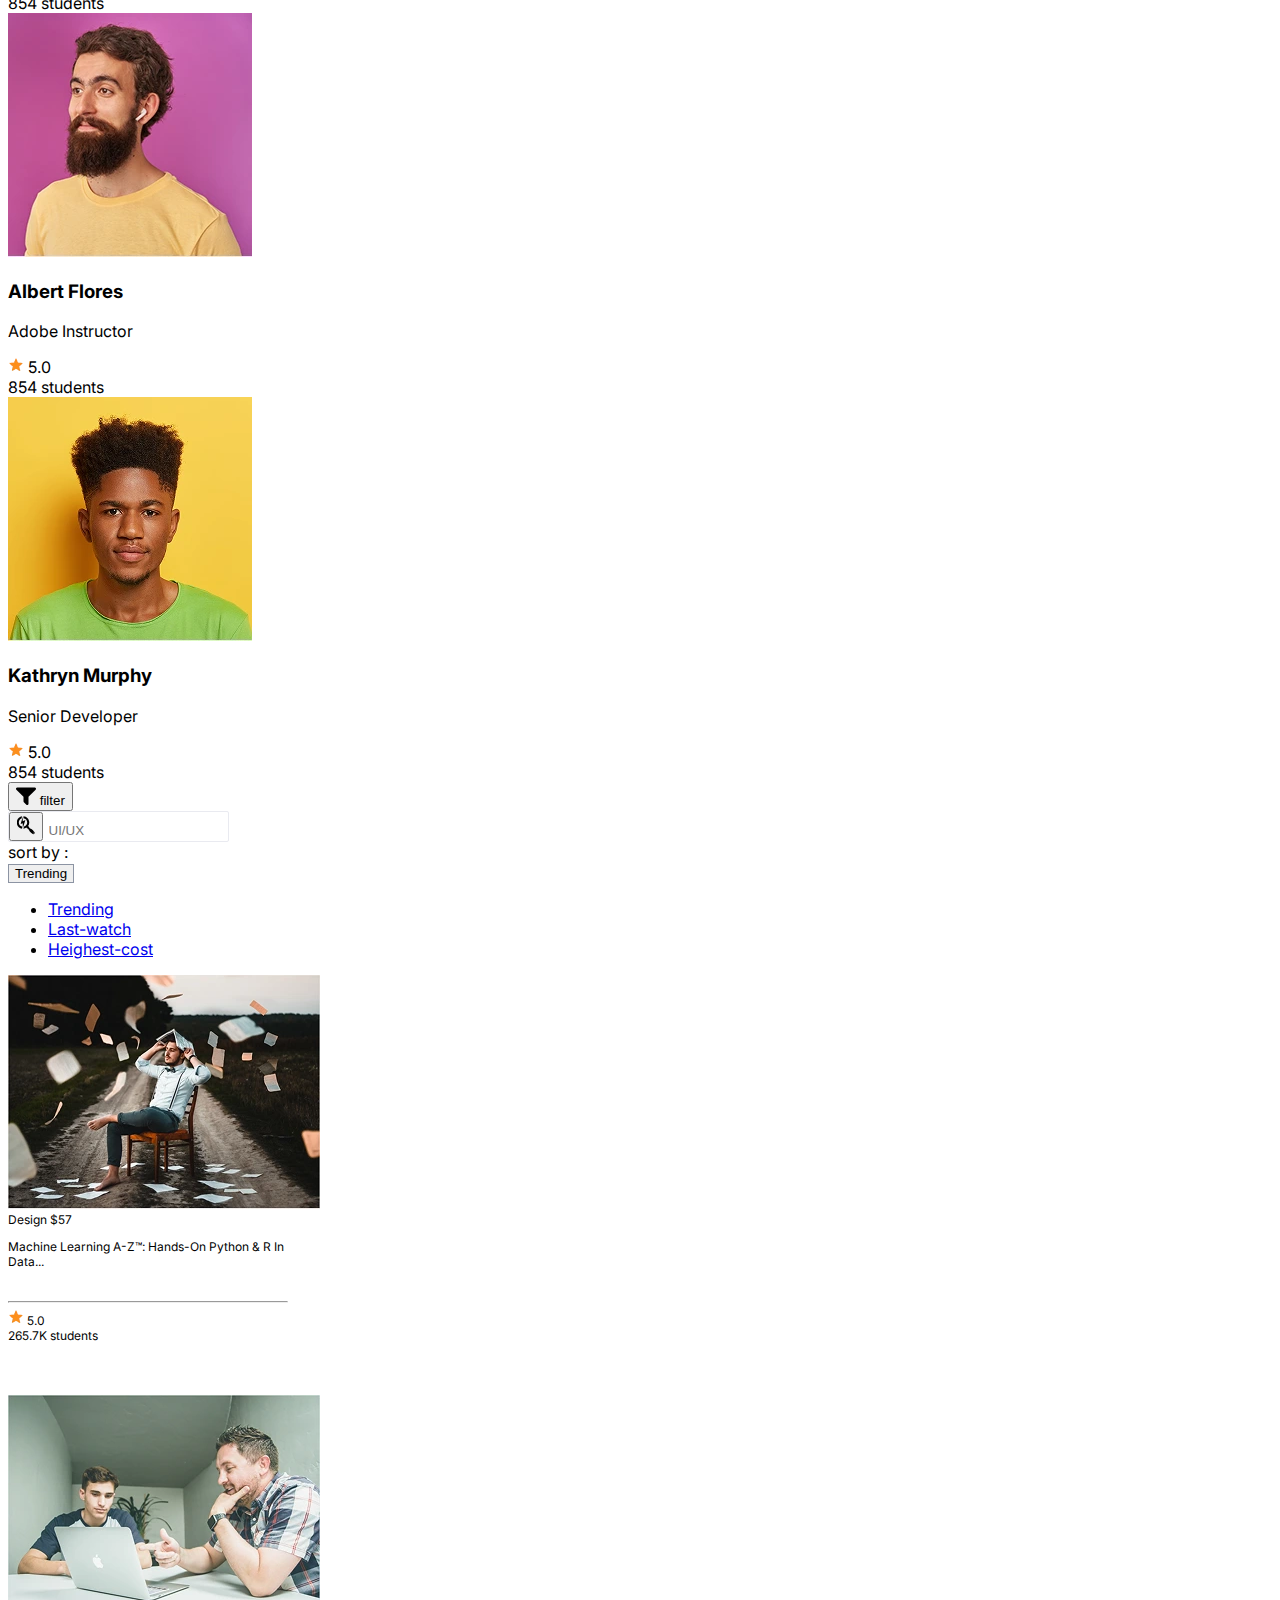
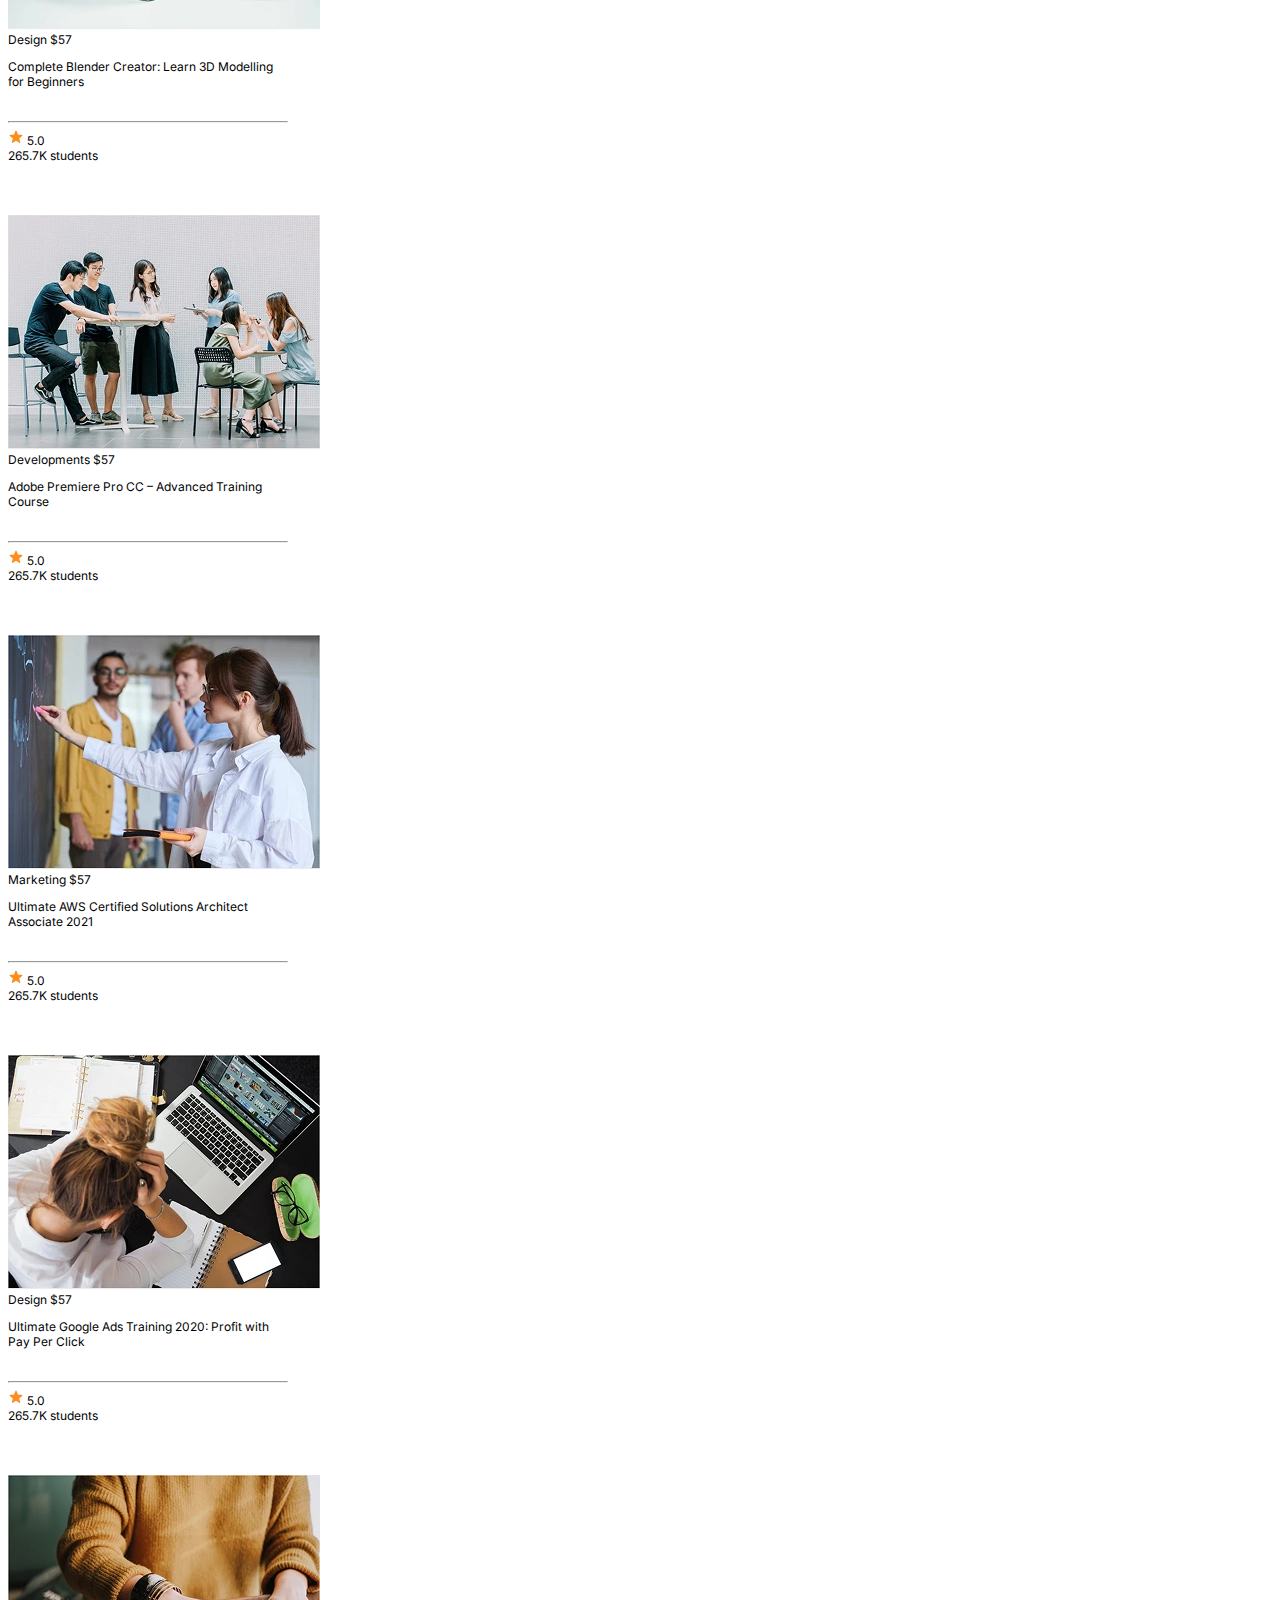
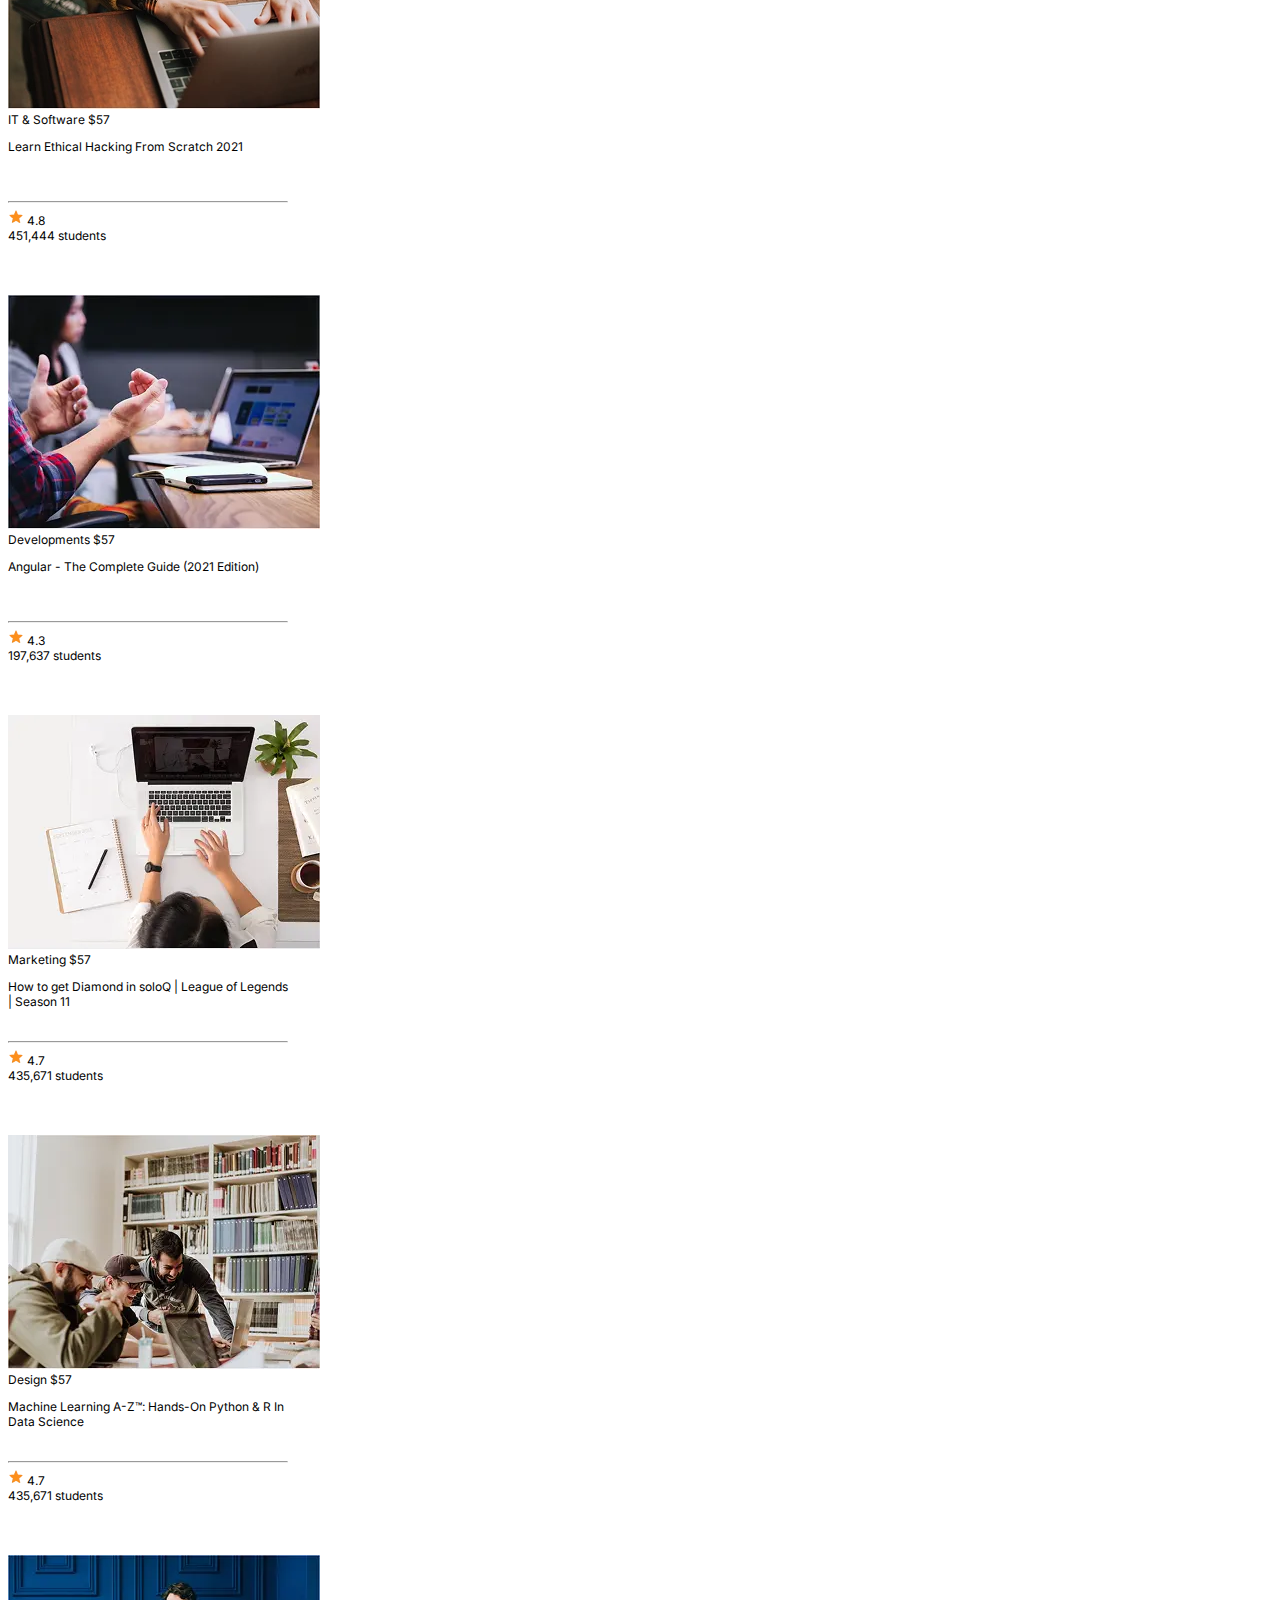
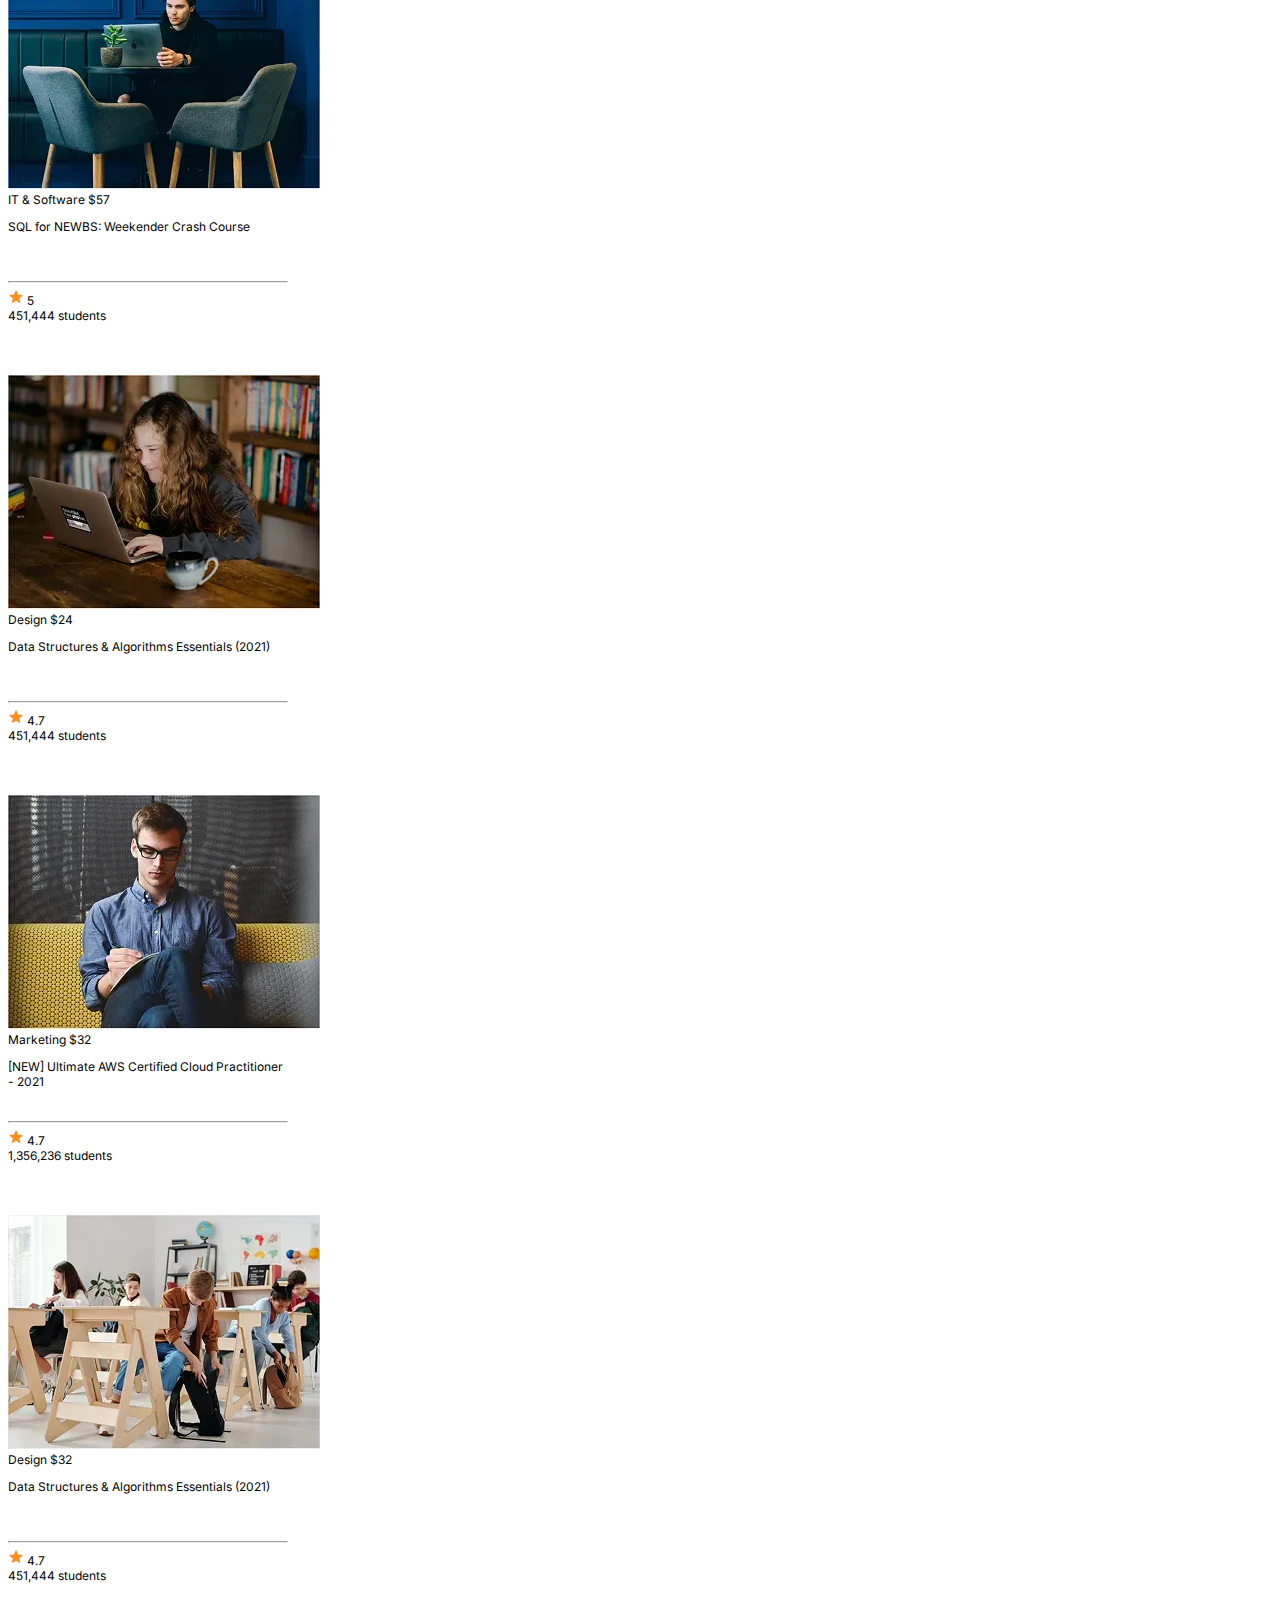
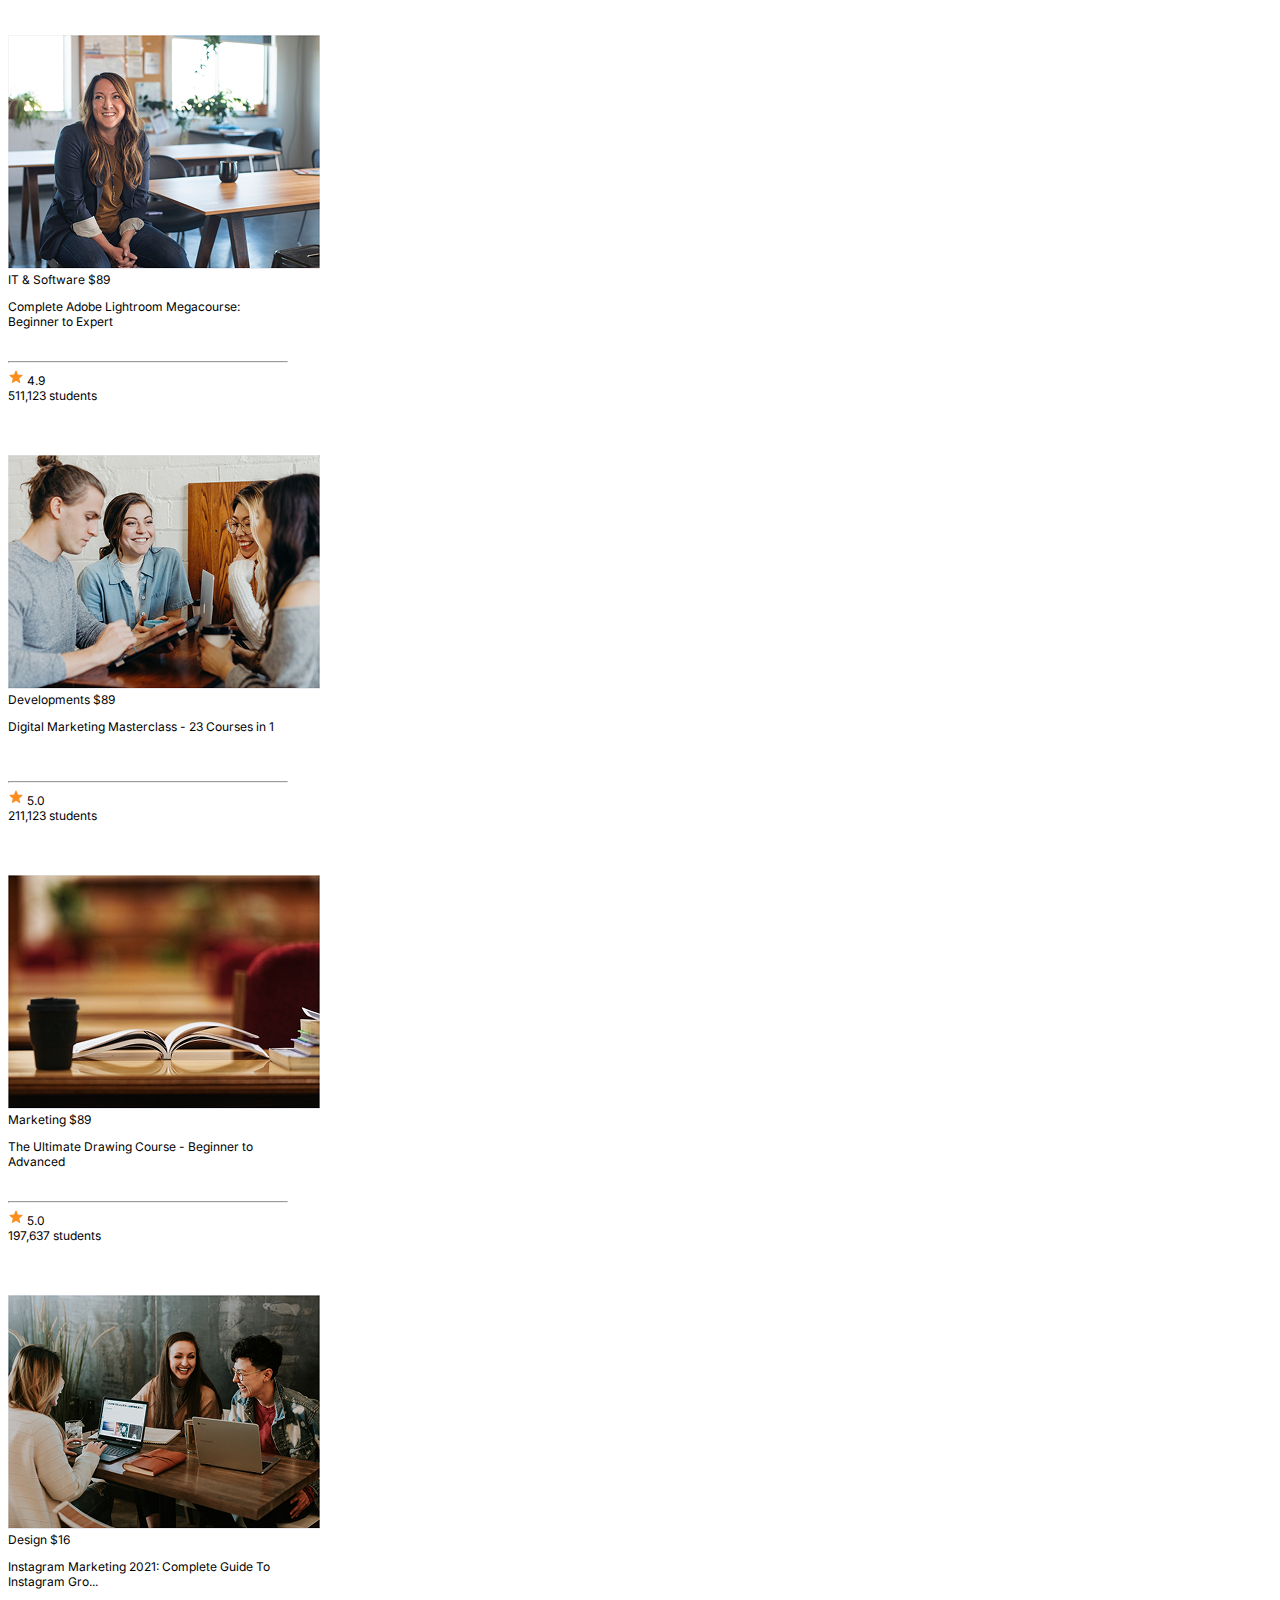
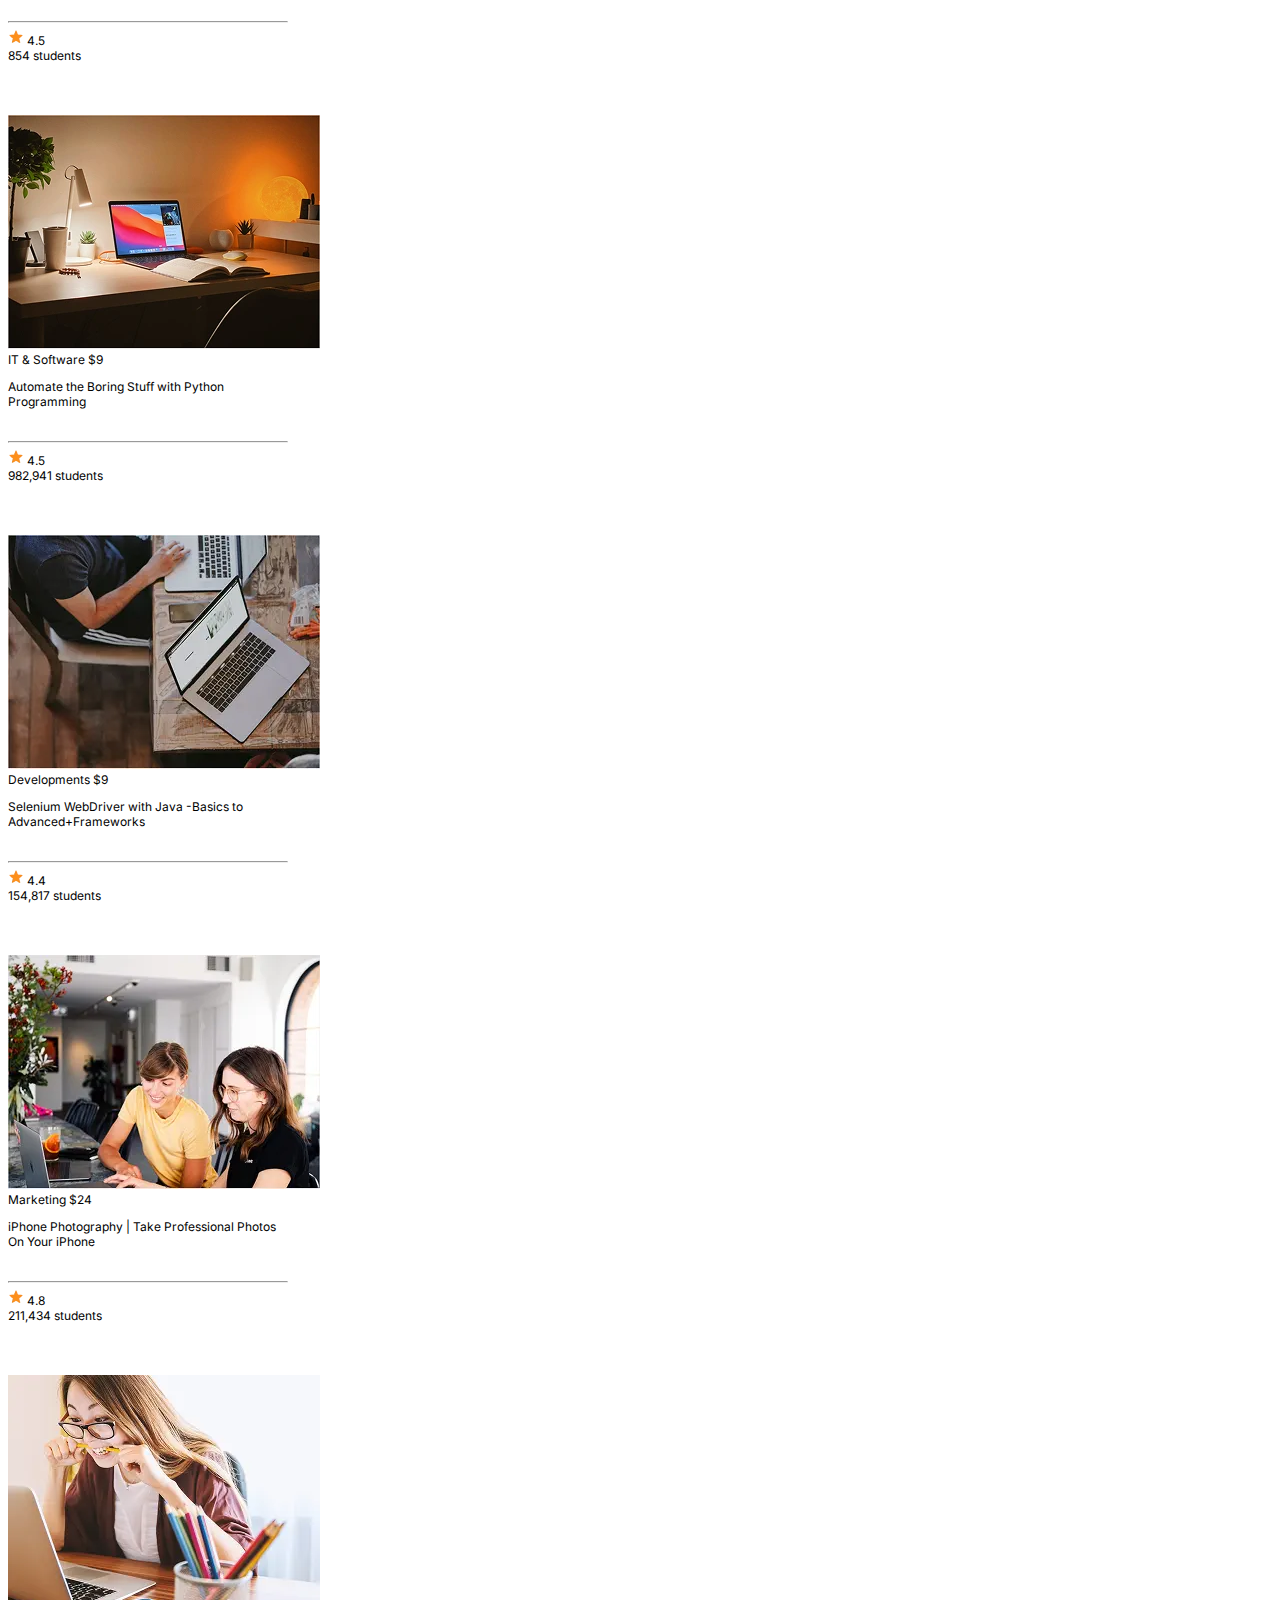
<file: category.html>
<!DOCTYPE html>
<html lang="en">
<head>
    <meta charset="UTF-8">
    <meta name="viewport" content="width=device-width, initial-scale=1.0">
    <title>E-touter-Category</title>
     <!--googlefont-->
    <link rel="preconnect" href="https://fonts.googleapis.com">
<link rel="preconnect" href="https://fonts.gstatic.com" crossorigin>
<link href="https://fonts.googleapis.com/css2?family=Inter:ital,opsz,wght@0,14..32,100..900;1,14..32,100..900&display=swap" rel="stylesheet">
    <!--boorstrap 5.3 style-->
      <link href="https://cdn.jsdelivr.net/npm/bootstrap@5.3.8/dist/css/bootstrap.min.css" rel="stylesheet" integrity="sha384-sRIl4kxILFvY47J16cr9ZwB07vP4J8+LH7qKQnuqkuIAvNWLzeN8tE5YBujZqJLB" crossorigin="anonymous">
  </head>
  <!--custom1 style-->
  <link href="assets/Css/main.css" rel="stylesheet"/>
  <!--custom2 style-->
  <link href="assets/Css/category.css" rel="stylesheet"/>
</head>
<body>
    <!--bootsrap 5.3 navbar1-->
   <nav class=" navbar1 navbar navbar-expand-lg navbar-dark bg-black position-sticky top-0  w-100">
  <div class="container ">
    
    <button class="navbar-toggler" type="button" data-bs-toggle="collapse" data-bs-target="#navbarSupportedContent" aria-controls="navbarSupportedContent" aria-expanded="false" aria-label="Toggle navigation">
      <span class="navbar-toggler-icon"></span>
    </button>
    <div class="collapse navbar-collapse" id="navbarSupportedContent">
      <ul class="navbar-nav me-auto mb-2 mb-lg-0 gap-5">
        <li class="nav-item">
          <a class="nav-link active" aria-current="page" href="index.html">Home</a>
        </li>
        <li class="nav-item">
          <a class="nav-link" href="#">Courses</a>
        </li>
       <li class="nav-item">
          <a class="nav-link" href="#">About</a>
        </li>
        <li class="nav-item">
          <a class="nav-link" href="#">Contact</a>
        </li>
        <li class="nav-item">
          <a class="nav-link" href="#">Become an instructor</a>
        </li>
     
      </ul>
    
    </div>
     <div class="setting d-flex text-light gap-5">
   <li class=" language nav-item dropdown  list-unstyled">
          <a class="nav-link dropdown-toggle" href="#" role="button" data-bs-toggle="dropdown" aria-expanded="false">
           English
          </a>
          <ul class="dropdown-menu border-dark ">
            <li><a class="dropdown-item" href="#">Arabic</a></li>
            <li><a class="dropdown-item" href="#">Frinsh</a></li>
            
        
          </ul>
        </li>
      <li class=" currency nav-item dropdown  list-unstyled">
          <a class="nav-link dropdown-toggle" href="#" role="button" data-bs-toggle="dropdown" aria-expanded="false">
            USD
          </a>
          <ul class="dropdown-menu border-dark ">
            <li><a class="dropdown-item" href="#">ILS</a></li>
            <li><a class="dropdown-item" href="#">Doller</a></li>
            <li><a class="dropdown-item" href="#">EUR</a></li>
            <li><a class="dropdown-item" href="#">JD</a></li>
        
          </ul>
        </li>
        </div>
  </div>
        </nav>
  <!--bootsrap 5.3 navbar2-->
  <nav class=" navbar2 navbar navbar-expand-lg bg-body-tertiary">
      <div class="container">
       <a class="navbar-brand" href="#"><img src="assets/Images/logo/LOGO.webp" alt="logo "/></a>
       <button class="  toggle navbar2 navbar-toggler" type="button" data-bs-toggle="collapse" data-bs-target="#navbar2SupportedContent" aria-controls="navbarSupportedContent" aria-expanded="false" aria-label="Toggle navigation">
      <span class="navbar-toggler-icon"></span>
         </button>
       <div class="nav2-content collapse navbar-collapse row nav-content " id="navbar2SupportedContent">
       <div class=" nav2-start d-flex align-items-center col-lg-7 col-md-6 col-sm-12 ">
          <ul class=" nav2-start navbar-nav me-auto mb-2 mb-lg-0 d-flex justify-content-between align-items-center">
            <li class="nav-item dropdown  ">
          <a class="nav-link dropdown-toggle px-3" href="#" role="button" data-bs-toggle="dropdown" aria-expanded="false">
            Browse
          </a>
          <ul class="dropdown-menu">
            <li><a class="dropdown-item" href="#">Action</a></li>
            <li><a class="dropdown-item" href="#">Another action</a></li>
            <li><hr class="dropdown-divider"></li>
            <li><a class="dropdown-item" href="#">Something else here</a></li>
          </ul>
        </li>
           <form class="d-flex  " role="search">
         
        
          <button class="btn " type="submit"><svg xmlns="http://www.w3.org/2000/svg" height="20" width="17.5" viewBox="0 0 448 512"><!--!Font Awesome Free v7.1.0 by @fontawesome - https://fontawesome.com License - https://fontawesome.com/license/free Copyright 2025 Fonticons, Inc.--><path fill="#000000" d="M214.6 130.3l-67.2 28.2 0-115.3-54.7 190.3 54.7-24.2 0 130.3 67.2-209.3zM131.4 33.6l-1.3 4.7-15.2 52.9C74.6 106.7 46 145.8 46 191.5 46 243.8 80.3 287.4 129.4 297l0 53.6C51.5 340.1-6 272.4-6 191.6-6 111.1 53.8 44.4 131.4 33.6zM442.8 480.8c-11.2 11.2-23.1 12.3-28.6 10.5-5.4-1.8-27.1-19.9-60.4-44.4-33.3-24.6-33.6-35.7-43-56.7-9.4-20.9-30.4-42.6-57.5-52.4l-9.7-14.7c-24.7 16.9-53 26.9-81.3 28.7l2.1-6.6 15.9-49.5c46.5-11.9 80.9-54 80.9-104.2 0-54.5-38.4-102.1-96-107.1l0-52.1c83.2 5.1 148.8 74.5 148.8 159.3 0 33.6-11.2 64.7-29 90.4l14.6 9.6c9.8 27.1 31.5 48 52.4 57.4s32.2 9.7 56.8 43c24.6 33.2 42.7 54.9 44.5 60.3s.7 17.3-10.5 28.5zm-9.9-17.9c0-4.4-3.6-8-8-8s-8 3.6-8 8 3.6 8 8 8 8-3.6 8-8z"/></svg></button>
        <input class="form-control me-2" type="search" placeholder="What do you want learn..." aria-label="Search"/>
        
      </form>
       </ul>
        </div>
        <div class=" nav2-end d-flex col-lg-5 col-md-6 col-sm-12">
            <div class=" icon d-flex  justify-content-center align-items-center  ">
              <a href="#"><svg xmlns="http://www.w3.org/2000/svg" height="20" width="17.5" viewBox="0 0 448 512"><!--!Font Awesome Free v7.1.0 by @fontawesome - https://fontawesome.com License - https://fontawesome.com/license/free Copyright 2025 Fonticons, Inc.--><path fill="#01141a" d="M224 0c-13.3 0-24 10.7-24 24l0 9.7C118.6 45.3 56 115.4 56 200l0 14.5c0 37.7-10 74.7-29 107.3L5.1 359.2C1.8 365 0 371.5 0 378.2 0 399.1 16.9 416 37.8 416l372.4 0c20.9 0 37.8-16.9 37.8-37.8 0-6.7-1.8-13.3-5.1-19L421 321.7c-19-32.6-29-69.6-29-107.3l0-14.5c0-84.6-62.6-154.7-144-166.3l0-9.7c0-13.3-10.7-24-24-24zM392.4 368l-336.9 0 12.9-22.1C91.7 306 104 260.6 104 214.5l0-14.5c0-66.3 53.7-120 120-120s120 53.7 120 120l0 14.5c0 46.2 12.3 91.5 35.5 131.4L392.4 368zM156.1 464c9.9 28 36.6 48 67.9 48s58-20 67.9-48l-135.8 0z"/></svg></a>
              <a href="#"><svg xmlns="http://www.w3.org/2000/svg" height="20" width="20" viewBox="0 0 512 512"><!--!Font Awesome Free v7.1.0 by @fontawesome - https://fontawesome.com License - https://fontawesome.com/license/free Copyright 2025 Fonticons, Inc.--><path fill="#01141a" d="M378.9 80c-27.3 0-53 13.1-69 35.2l-34.4 47.6c-4.5 6.2-11.7 9.9-19.4 9.9s-14.9-3.7-19.4-9.9l-34.4-47.6c-16-22.1-41.7-35.2-69-35.2-47 0-85.1 38.1-85.1 85.1 0 49.9 32 98.4 68.1 142.3 41.1 50 91.4 94 125.9 120.3 3.2 2.4 7.9 4.2 14 4.2s10.8-1.8 14-4.2c34.5-26.3 84.8-70.4 125.9-120.3 36.2-43.9 68.1-92.4 68.1-142.3 0-47-38.1-85.1-85.1-85.1zM271 87.1c25-34.6 65.2-55.1 107.9-55.1 73.5 0 133.1 59.6 133.1 133.1 0 68.6-42.9 128.9-79.1 172.8-44.1 53.6-97.3 100.1-133.8 127.9-12.3 9.4-27.5 14.1-43.1 14.1s-30.8-4.7-43.1-14.1C176.4 438 123.2 391.5 79.1 338 42.9 294.1 0 233.7 0 165.1 0 91.6 59.6 32 133.1 32 175.8 32 216 52.5 241 87.1l15 20.7 15-20.7z"/></svg></a>
              <a href="#"><svg xmlns="http://www.w3.org/2000/svg" height="20" width="25" viewBox="0 0 640 512"><!--!Font Awesome Free v7.1.0 by @fontawesome - https://fontawesome.com License - https://fontawesome.com/license/free Copyright 2025 Fonticons, Inc.--><path fill="#011418" d="M24-16C10.7-16 0-5.3 0 8S10.7 32 24 32l45.3 0c3.9 0 7.2 2.8 7.9 6.6l52.1 286.3c6.2 34.2 36 59.1 70.8 59.1L456 384c13.3 0 24-10.7 24-24s-10.7-24-24-24l-255.9 0c-11.6 0-21.5-8.3-23.6-19.7l-5.1-28.3 303.6 0c30.8 0 57.2-21.9 62.9-52.2L568.9 69.9C572.6 50.2 557.5 32 537.4 32l-412.7 0-.4-2c-4.8-26.6-28-46-55.1-46L24-16zM208 512a48 48 0 1 0 0-96 48 48 0 1 0 0 96zm224 0a48 48 0 1 0 0-96 48 48 0 1 0 0 96z"/></svg></a>
            </div>
            <button class="custom-nav2btn fw-bold "type="button">Create Account</button>
            <button class="custom-btn fw-bold "type="button">Sign In</button>
        </div>
          
      </div> 
         </div>
      </nav>  
      <main>
        <section class="bestselling-courses py-5">
          <div class="container">
      <h2 class="text-center fw-bold">Best selling courses in Web Development</h2>
      <div class="row justify-content-center align-items-center ">
        <div class="card col-lg-3 col-md-6 col-sm-12">
  <img src="assets/Images/courses/Course Images.webp" class="card-img-top img-fluid w-100" alt="course1">
  <div class="card-body d-flex flex-column ">
    <div class="card-head d-flex justify-content-between align-items-center">
      <span>Design</span>
      <span>$57</span>
    </div>
    <p class="card-text">Machine Learning A-Z™: Hands-On Python & R In Data...</p>
    <hr/>
    <div class="d-flex justify-content-between align-items-center">
        <div class="card-footer-start">
      <img src="assets/Images/courses/Star.webp" alt="star"/>
      <span>5.0</span>
    </div>
     <div class="card-footer-end">
      <span>265.7K</span>
      <span> students</span>

    </div>
    </div>
  
   
  </div>
</div>
       <div class="card col-lg-3 col-md-6 col-sm-12">
  <img src="assets/Images/courses/Course Images (1).webp" class="card-img-top img-fluid w-100" alt="course1">
  <div class="card-body d-flex flex-column ">
    <div class="card-head d-flex justify-content-between align-items-center">
      <span class="card2">Developments</span>
      <span>$57</span>
    </div>
    <p class="card-text">The Complete 2021 Web Development Bootcamp</p>
    <hr/>
    <div class="d-flex justify-content-between align-items-center">
        <div class="card-footer-start">
      <img src="assets/Images/courses/Star.webp" alt="star"/>
      <span>5.0</span>
    </div>
     <div class="card-footer-end">
      <span>265.7K</span>
      <span> students</span>

    </div>
    </div>
  
   
  </div>
</div>
       <div class="card col-lg-3 col-md-6 col-sm-12" >
  <img src="assets/Images/courses/Course Images (2).webp" class="card-img-top img-fluid w-100" alt="course1">
  <div class="card-body d-flex flex-column ">
    <div class="card-head d-flex justify-content-between align-items-center">
      <span class="card3">Business</span>
      <span>$57</span>
    </div>
    <p class="card-text">Learn Python Programming Masterclass</p>
    <hr/>
    <div class="d-flex justify-content-between align-items-center">
        <div class="card-footer-start">
      <img src="assets/Images/courses/Star.webp" alt="star"/>
      <span>5.0</span>
    </div>
     <div class="card-footer-end">
      <span>265.7K</span>
      <span> students</span>

    </div>
    </div>
  
   
  </div>
</div>
         <div class="card col-lg-3 col-md-6 col-sm-12" >
  <img src="assets/Images/courses/Course Images (3).webp" class="card-img-top img-fluid w-100" alt="course3">
  <div class="card-body d-flex flex-column ">
    <div class="card-head d-flex justify-content-between align-items-center">
      <span class="card4">Marketing</span>
      <span>$57</span>
    </div>
    <p class="card-text">The Complete Digital Marketing Course - 12 Courses in 1</p>
    <hr/>
    <div class="d-flex justify-content-between align-items-center">
        <div class="card-footer-start">
      <img src="assets/Images/courses/Star.webp" alt="star"/>
      <span>5.0</span>
    </div>
     <div class="card-footer-end">
      <span>265.7K</span>
      <span> students</span>

    </div>
    </div>
  
   
  </div>
</div>
    </div>
    </div>
          </section>
    <section class="populer-tools py-5">
        <div class="container">
            <h2>Popular tools</h2>
          
<div id="carouselExampleIndicators" class="carousel slide" data-bs-ride="carousel" data-bs-interval="3000">
  <div class="carousel-indicators">
    <button type="button" data-bs-target="#carouselExampleIndicators" data-bs-slide-to="0" class="active" aria-current="true" aria-label="Slide 1"></button>
    <button type="button" data-bs-target="#carouselExampleIndicators" data-bs-slide-to="1" aria-label="Slide 2"></button>
    <button type="button" data-bs-target="#carouselExampleIndicators" data-bs-slide-to="2" aria-label="Slide 3"></button>
  </div>
  <div class="carousel-inner">
    <div class="carousel-item active">
        <div class="row justify-content-center align-items-center">
                <div class=" tool col-lg-2 col-md-6 col-sm-12 ">
                    <a href="#" >
                        <div >
                        <h3>HTML 5</h3>
                         <span>2,736 Courses</span>
                        </div> </a>

                </div>
                 <div class=" tool col-lg-2 col-md-6 col-sm-12 ">
                    <a href="#" >
                        <div >
                        <h3>CSS 3</h3>
                         <span>13,932 Courses</span>
                        </div> </a>

                </div>
                <div class=" tool col-lg-2 col-md-6 col-sm-12 ">
                    <a href="#" >
                        <div >
                        <h3>Javascript</h3>
                         <span>52,822 Courses</span>
                        </div> </a>

                </div>
                <div class=" tool col-lg-2 col-md-6 col-sm-12 ">
                    <a href="#" >
                        <div >
                        <h3>Saas</h3>
                         <span>20,126 Courses</span>
                        </div> </a>

                </div>
                <div class=" tool col-lg-2 col-md-6 col-sm-12 ">
                    <a href="#" >
                        <div >
                        <h3>Laravel</h3>
                         <span>6,196 Courses</span>
                        </div> </a>

                </div>
                 <div class=" tool col-lg-2 col-md-6 col-sm-12 ">
                    <a href="#" >
                        <div >
                        <h3>Django</h3>
                         <span>22,649 Courses</span>
                        </div> </a>

                </div>
    </div></div>
    <div class="carousel-item">
       <div class="row justify-content-center align-items-center">
                <div class=" tool col-lg-2 col-md-6 col-sm-12 ">
                    <a href="#" >
                        <div >
                        <h3>HTML 5</h3>
                         <span>2,736 Courses</span>
                        </div> </a>

                </div>
                 <div class=" tool col-lg-2 col-md-6 col-sm-12 ">
                    <a href="#" >
                        <div >
                        <h3>CSS 3</h3>
                         <span>13,932 Courses</span>
                        </div> </a>

                </div>
                <div class=" tool col-lg-2 col-md-6 col-sm-12 ">
                    <a href="#" >
                        <div >
                        <h3>Javascript</h3>
                         <span>52,822 Courses</span>
                        </div> </a>

                </div>
                <div class=" tool col-lg-2 col-md-6 col-sm-12 ">
                    <a href="#" >
                        <div >
                        <h3>Saas</h3>
                         <span>20,126 Courses</span>
                        </div> </a>

                </div>
                <div class=" tool col-lg-2 col-md-6 col-sm-12 ">
                    <a href="#" >
                        <div >
                        <h3>Laravel</h3>
                         <span>6,196 Courses</span>
                        </div> </a>

                </div>
                 <div class=" tool col-lg-2 col-md-6 col-sm-12 ">
                    <a href="#" >
                        <div >
                        <h3>Django</h3>
                         <span>22,649 Courses</span>
                        </div> </a>

                </div>
    </div>
    </div>
    <div class="carousel-item">
       <div class="row justify-content-center align-items-center">
                <div class=" tool col-lg-2 col-md-6 col-sm-12 ">
                    <a href="#" >
                        <div >
                        <h3>HTML 5</h3>
                         <span>2,736 Courses</span>
                        </div> </a>

                </div>
                 <div class=" tool col-lg-2 col-md-6 col-sm-12 ">
                    <a href="#" >
                        <div >
                        <h3>CSS 3</h3>
                         <span>13,932 Courses</span>
                        </div> </a>

                </div>
                <div class=" tool col-lg-2 col-md-6 col-sm-12 ">
                    <a href="#" >
                        <div >
                        <h3>Javascript</h3>
                         <span>52,822 Courses</span>
                        </div> </a>

                </div>
                <div class=" tool col-lg-2 col-md-6 col-sm-12 ">
                    <a href="#" >
                        <div >
                        <h3>Saas</h3>
                         <span>20,126 Courses</span>
                        </div> </a>

                </div>
                <div class=" tool col-lg-2 col-md-6 col-sm-12 ">
                    <a href="#" >
                        <div >
                        <h3>Laravel</h3>
                         <span>6,196 Courses</span>
                        </div> </a>

                </div>
                 <div class=" tool col-lg-2 col-md-6 col-sm-12 ">
                    <a href="#" >
                        <div >
                        <h3>Django</h3>
                         <span>22,649 Courses</span>
                        </div> </a>

                </div>
    </div>
    </div>
  </div>
  <button class="carousel-control-prev" type="button" data-bs-target="#carouselExampleIndicators" data-bs-slide="prev">
    <span class="carousel-control-prev-icon" aria-hidden="true"><svg xmlns="http://www.w3.org/2000/svg" height="20" width="20" viewBox="0 0 512 512"><!--!Font Awesome Free v7.1.0 by @fontawesome - https://fontawesome.com License - https://fontawesome.com/license/free Copyright 2025 Fonticons, Inc.--><path fill="#000000" d="M9.4 233.4c-12.5 12.5-12.5 32.8 0 45.3l160 160c12.5 12.5 32.8 12.5 45.3 0s12.5-32.8 0-45.3L109.3 288 480 288c17.7 0 32-14.3 32-32s-14.3-32-32-32l-370.7 0 105.4-105.4c12.5-12.5 12.5-32.8 0-45.3s-32.8-12.5-45.3 0l-160 160z"/></svg></span>
    <span class="visually-hidden">Previous</span>
  </button>
  <button class="carousel-control-next" type="button" data-bs-target="#carouselExampleIndicators" data-bs-slide="next">
    <span class="carousel-control-next-icon" aria-hidden="true"><svg xmlns="http://www.w3.org/2000/svg" height="20" width="20" viewBox="0 0 512 512"><!--!Font Awesome Free v7.1.0 by @fontawesome - https://fontawesome.com License - https://fontawesome.com/license/free Copyright 2025 Fonticons, Inc.--><path fill="#000000" d="M502.6 278.6c12.5-12.5 12.5-32.8 0-45.3l-160-160c-12.5-12.5-32.8-12.5-45.3 0s-12.5 32.8 0 45.3L402.7 224 32 224c-17.7 0-32 14.3-32 32s14.3 32 32 32l370.7 0-105.4 105.4c-12.5 12.5-12.5 32.8 0 45.3s32.8 12.5 45.3 0l160-160z"/></svg></span>
    <span class="visually-hidden">Next</span>
  </button>
</div>
                
                
            </div>
        

    </section>
    <section class="top-instructor py-5">
    <div class="container">
      <h2 class="text-center title">Popular instructor in Web Development</h2>
      <div class="row justify-content-center align-items-center g-0">
        <div class="card-item card col-lg-2 col-md-6 col-sm-12" >
          
  <img src="assets/Images/top-instructor/Image.webp" class="card-img-top" alt="instructor1">
  <div class=" card-data text-center d-flex justify-content-center  flex-column gap-1 card-body">
    <h3 class="card-title">Devon Lane</h3>
    <p class="card-text">Senior Developer</p>
   
    <div class="d-flex justify-content-between align-items-start gap-3">
        <div class="card-footer-start d-flex justify-content-center gap-2 ">
      <img src="assets/Images/courses/Star.webp" alt="star"/>
      <span>5.0</span>
    </div>
     <div class="card-footer-end">
      <span>854</span>
      <span>students</span>
    </div>
    </div>
  </div>


        </div>
        <div class="card-item card col-lg-2 col-md-6 col-sm-12" >
          
  <img src="assets/Images/top-instructor/Image (1).webp" class="card-img-top" alt="instructor1">
  <div class=" card-data text-center d-flex justify-content-center  flex-column gap-1 card-body">
    <h3 class="card-title">Darrell Steward</h3>
    <p class="card-text">Digital Product Designer</p>
   
    <div class="d-flex justify-content-between align-items-start gap-3">
        <div class="card-footer-start d-flex justify-content-center gap-2 img-fluid">
      <img src="assets/Images/courses/Star.webp" alt="star"/>
      <span>5.0</span>
    </div>
     <div class="card-footer-end">
      <span>854</span>
      <span>students</span>
    </div>
    </div>
  
</div>

        </div>
        <div class="card-item card col-lg-2 col-md-6 col-sm-12" >

    
  <img src="assets/Images/top-instructor/Image (2).webp " alt="instructor3">
  <div class=" card-data text-center d-flex justify-content-center  flex-column gap-1 card-body">
    <h3 class="card-title">Jane Cooper</h3>
    <p class="card-text">UI/UX Designer</p>
   
    <div class="d-flex justify-content-between align-items-start gap-3">
        <div class="card-footer-start d-flex justify-content-center gap-2 img-fluid">
      <img src="assets/Images/courses/Star.webp" alt="star"/>
      <span>5.0</span>
    </div>
     <div class="card-footer-end">
      <span>854</span>
      <span>students</span>
    </div>
    </div>
  
</div>

        </div>
        <div class="card-item  card col-lg-2 col-md-6 col-sm-12" >
        
  <img src="assets/Images/top-instructor/Image (3).webp" class="card-img-top" alt="instructor4">
  <div class=" card-data text-center d-flex justify-content-center gap-1 flex-column card-body">
    <h3 class="card-title">Albert Flores</h3>
    <p class="card-text">Adobe Instructor</p>
   
    <div class="d-flex justify-content-between  gap-3">
        <div class="card-footer-start d-flex justify-content-center  img-fluid">
      <img src="assets/Images/courses/Star.webp" alt="star"/>
      <span>5.0</span>
    </div>
     <div class="card-footer-end">
      <span>854</span>
      <span>students</span>
    </div>
    </div>
  
</div>

        </div>
        <div class="card-item  card col-lg-2   col-md-6 col-sm-12" >
          
  <img src="assets/Images/top-instructor/Image (4).webp" class="card-img-top" alt="instructor1">
  <div class=" card-data text-center d-flex justify-content-center  gap-1 flex-column card-body">
    <h3 class="card-title">Kathryn Murphy</h3>
    <p class="card-text">Senior Developer</p>
   
    <div class="d-flex justify-content-between align-items-center gap-3">
        <div class="card-footer-start d-flex justify-content-between align-items-center  img-fluid">
      <img src="assets/Images/courses/Star.webp" alt="star"/>
      <span>5.0</span>
    </div>
     <div class="card-footer-end">
      <span>854</span>
      <span>students</span>
    </div>
    </div>
 
</div>

        </div>
      </div>
    </div>
      </section>
      <section  class="course-filter py-5">
        <div class="container d-flex flex-column gap-5">
            <div class="header d-flex justify-content-between  align-items-center">
                <div class="row justify-content-start  align-items-center">
                        <button class="filter d-flex justify-content-center align-items-center gap-1 border-0 p-2 ">
                          <svg xmlns="http://www.w3.org/2000/svg" height="20" width="20" viewBox="0 0 512 512"><!--!Font Awesome Free v7.1.0 by @fontawesome - https://fontawesome.com License - https://fontawesome.com/license/free Copyright 2025 Fonticons, Inc.--><path fill="#000000" d="M32 64C19.1 64 7.4 71.8 2.4 83.8S.2 109.5 9.4 118.6L192 301.3 192 416c0 8.5 3.4 16.6 9.4 22.6l64 64c9.2 9.2 22.9 11.9 34.9 6.9S320 492.9 320 480l0-178.7 182.6-182.6c9.2-9.2 11.9-22.9 6.9-34.9S492.9 64 480 64L32 64z"/></svg>
                            <span>filter</span>
                              </button>
                                  <form class="d-flex align-items-center  " role="search">
          <button class="btn " type="submit"><svg xmlns="http://www.w3.org/2000/svg" height="20" width="17.5" viewBox="0 0 448 512"><!--!Font Awesome Free v7.1.0 by @fontawesome - https://fontawesome.com License - https://fontawesome.com/license/free Copyright 2025 Fonticons, Inc.--><path fill="#000000" d="M214.6 130.3l-67.2 28.2 0-115.3-54.7 190.3 54.7-24.2 0 130.3 67.2-209.3zM131.4 33.6l-1.3 4.7-15.2 52.9C74.6 106.7 46 145.8 46 191.5 46 243.8 80.3 287.4 129.4 297l0 53.6C51.5 340.1-6 272.4-6 191.6-6 111.1 53.8 44.4 131.4 33.6zM442.8 480.8c-11.2 11.2-23.1 12.3-28.6 10.5-5.4-1.8-27.1-19.9-60.4-44.4-33.3-24.6-33.6-35.7-43-56.7-9.4-20.9-30.4-42.6-57.5-52.4l-9.7-14.7c-24.7 16.9-53 26.9-81.3 28.7l2.1-6.6 15.9-49.5c46.5-11.9 80.9-54 80.9-104.2 0-54.5-38.4-102.1-96-107.1l0-52.1c83.2 5.1 148.8 74.5 148.8 159.3 0 33.6-11.2 64.7-29 90.4l14.6 9.6c9.8 27.1 31.5 48 52.4 57.4s32.2 9.7 56.8 43c24.6 33.2 42.7 54.9 44.5 60.3s.7 17.3-10.5 28.5zm-9.9-17.9c0-4.4-3.6-8-8-8s-8 3.6-8 8 3.6 8 8 8 8-3.6 8-8z"/></svg></button>
        <input class="form-control me-2" type="search" placeholder="UI/UX" aria-label="Search"/>
        
                                          </form>
                                     </div>
       
                 <div class="d-flex justify-content-center align-items-center gap-1"> 
                  <span > sort by :</span>
                  <div class="dropdown ">
  <button class="btn btn-secondary dropdown-toggle rounded-0 bg-light text-black" type="button" data-bs-toggle="dropdown" aria-expanded="false">
   Trending 
  </button>
  <ul class="dropdown-menu">
    <li><a class="dropdown-item" href="#">Trending</a></li>
    <li><a class="dropdown-item" href="#">Last-watch</a></li>
    <li><a class="dropdown-item" href="#">Heighest-cost</a></li>
  </ul>
</div> 
                      </div>
            </div>
           
            <div class="row justify-content-center align-items-center">
                 <div class="card col-lg-3 col-md-6 col-sm-12 p-0 rounded-0">
  <img src="assets/Images/category/courses/Course Images.webp" class="card-img-top img-fluid w-100" alt="course1">
  <div class="card-body d-flex flex-column ">
    <div class="card-head d-flex justify-content-between align-items-center">
      <span>Design</span>
      <span>$57</span>
    </div>
    <p class="card-text">Machine Learning A-Z™: Hands-On Python & R In Data...</p>
    <hr/>
    <div class="d-flex justify-content-between align-items-center">
        <div class="card-footer-start">
      <img src="assets/Images/courses/Star.webp" alt="star"/>
      <span>5.0</span>
    </div>
     <div class="card-footer-end">
      <span>265.7K</span>
      <span> students</span>

    </div>
    </div>
  
   
  </div>
</div>
              <div class="card col-lg-3 col-md-6 col-sm-12 p-0 rounded-0">
  <img src="assets/Images/category/courses/Course Images (1).webp" class="card-img-top img-fluid w-100" alt="course2">
  <div class="card-body d-flex flex-column ">
    <div class="card-head d-flex justify-content-between align-items-center">
      <span>Design</span>
      <span>$57</span>
    </div>
    <p class="card-text">Complete Blender Creator: Learn 3D Modelling for Beginners</p>
    <hr/>
    <div class="d-flex justify-content-between align-items-center">
        <div class="card-footer-start">
      <img src="assets/Images/courses/Star.webp" alt="star"/>
      <span>5.0</span>
    </div>
     <div class="card-footer-end">
      <span>265.7K</span>
      <span> students</span>

    </div>
    </div>
  
   
  </div>
</div>
              <div class="card col-lg-3 col-md-6 col-sm-12 p-0 rounded-0">
  <img src="assets/Images/category/courses/Course Images (2).webp" class="card-img-top img-fluid w-100" alt="course3">
  <div class="card-body d-flex flex-column ">
    <div class="card-head d-flex justify-content-between align-items-center">
      <span class="card2">Developments</span>
      <span>$57</span>
    </div>
    <p class="card-text">Adobe Premiere Pro CC – Advanced Training Course</p>
    <hr/>
    <div class="d-flex justify-content-between align-items-center">
        <div class="card-footer-start">
      <img src="assets/Images/courses/Star.webp" alt="star"/>
      <span>5.0</span>
    </div>
     <div class="card-footer-end">
      <span>265.7K</span>
      <span> students</span>

    </div>
    </div>
  
   
  </div>
</div>
     <div class="card col-lg-3 col-md-6 col-sm-12" >
  <img src="assets/Images/category/courses/Course Images (3).webp" class="card-img-top img-fluid w-100" alt="course1">
  <div class="card-body d-flex flex-column ">
    <div class="card-head d-flex justify-content-between align-items-center">
      <span class="card2">Marketing</span>
      <span>$57</span>
    </div>
    <p class="card-text">Ultimate AWS Certified Solutions Architect Associate 2021</p>
    <hr/>
    <div class="d-flex justify-content-between align-items-center">
        <div class="card-footer-start">
      <img src="assets/Images/courses/Star.webp" alt="star"/>
      <span>5.0</span>
    </div>
     <div class="card-footer-end">
      <span>265.7K</span>
      <span> students</span>

    </div>
    </div>
  
   
  </div>
</div>
    <div class="card col-lg-3 col-md-6 col-sm-12" >
  <img src="assets/Images/category/courses/Course Images (4).webp" class="card-img-top img-fluid w-100" alt="course4">
  <div class="card-body d-flex flex-column ">
    <div class="card-head d-flex justify-content-between align-items-center">
      <span class="card5">Design</span>
      <span>$57</span>
    </div>
    <p class="card-text">Ultimate Google Ads Training 2020: Profit with Pay Per Click</p>
    <hr/>
    <div class="d-flex justify-content-between align-items-center">
        <div class="card-footer-start">
      <img src="assets/Images/courses/Star.webp" alt="star"/>
      <span>5.0</span>
    </div>
     <div class="card-footer-end">
      <span>265.7K</span>
      <span> students</span>

    </div>
    </div>
  
   
  </div>
</div>
  <div class="card col-lg-3 col-md-6 col-sm-12" >
  <img src="assets/Images/category/courses/Course Images (5).webp" class="card-img-top img-fluid w-100" alt="course6">
  <div class="card-body d-flex flex-column ">
    <div class="card-head d-flex justify-content-between align-items-center">
      <span class="card5">IT & Software</span>
      <span>$57</span>
    </div>
    <p class="card-text">Learn Ethical Hacking From Scratch 2021</p>
    <hr/>
    <div class="d-flex justify-content-between align-items-center">
        <div class="card-footer-start">
      <img src="assets/Images/courses/Star.webp" alt="star"/>
      <span>4.8</span>
    </div>
     <div class="card-footer-end">
      <span>451,444</span>
      <span> students</span>

    </div>
    </div>
  
   
  </div>
</div>
 <div class="card col-lg-3 col-md-6 col-sm-12" >
  <img src="assets/Images/category/courses/Course Images (6).webp" class="card-img-top img-fluid w-100" alt="course6">
  <div class="card-body d-flex flex-column ">
    <div class="card-head d-flex justify-content-between align-items-center">
      <span class="card2">Developments</span>
      <span>$57</span>
    </div>
    <p class="card-text">Angular - The Complete Guide (2021 Edition)</p>
    <hr/>
    <div class="d-flex justify-content-between align-items-center">
        <div class="card-footer-start">
      <img src="assets/Images/courses/Star.webp" alt="star"/>
      <span>4.3</span>
    </div>
     <div class="card-footer-end">
      <span>197,637</span>
      <span> students</span>

    </div>
    </div>
  
   
  </div>
</div>
 <div class="card col-lg-3 col-md-6 col-sm-12" >
  <img src="assets/Images/category/courses/Course Images (7).webp" class="card-img-top img-fluid w-100" alt="course8">
  <div class="card-body d-flex flex-column ">
    <div class="card-head d-flex justify-content-between align-items-center">
      <span class="card2">Marketing</span>
      <span>$57</span>
    </div>
    <p class="card-text">How to get Diamond in soloQ | League of Legends | Season 11</p>
    <hr/>
    <div class="d-flex justify-content-between align-items-center">
        <div class="card-footer-start">
      <img src="assets/Images/courses/Star.webp" alt="star"/>
      <span>4.7</span>
    </div>
     <div class="card-footer-end">
      <span>435,671</span>
      <span> students</span>

    </div>
    </div>
  
   
  </div>
</div>
 <div class="card col-lg-3 col-md-6 col-sm-12" >
  <img src="assets/Images/category/courses/Course Images (8).webp" class="card-img-top img-fluid w-100" alt="course9">
  <div class="card-body d-flex flex-column ">
    <div class="card-head d-flex justify-content-between align-items-center">
      <span >Design</span>
      <span>$57</span>
    </div>
    <p class="card-text">Machine Learning A-Z™: Hands-On Python & R In Data Science</p>
    <hr/>
    <div class="d-flex justify-content-between align-items-center">
        <div class="card-footer-start">
      <img src="assets/Images/courses/Star.webp" alt="star"/>
      <span>4.7</span>
    </div>
     <div class="card-footer-end">
      <span>435,671</span>
      <span> students</span>

    </div>
    </div>
  
   
  </div>
</div>
 <div class="card col-lg-3 col-md-6 col-sm-12" >
  <img src="assets/Images/category/courses/Course Images (9).webp" class="card-img-top img-fluid w-100" alt="course10">
  <div class="card-body d-flex flex-column ">
    <div class="card-head d-flex justify-content-between align-items-center">
      <span >IT & Software</span>
      <span>$57</span>
    </div>
    <p class="card-text">SQL for NEWBS: Weekender Crash Course</p>
    <hr/>
    <div class="d-flex justify-content-between align-items-center">
        <div class="card-footer-start">
      <img src="assets/Images/courses/Star.webp" alt="star"/>
      <span>5</span>
    </div>
     <div class="card-footer-end">
      <span>451,444</span>
      <span> students</span>

    </div>
    </div>
  
   
  </div>
</div>
 <div class="card col-lg-3 col-md-6 col-sm-12" >
  <img src="assets/Images/category/courses/Course Images (10).webp" class="card-img-top img-fluid w-100" alt="course11">
  <div class="card-body d-flex flex-column ">
    <div class="card-head d-flex justify-content-between align-items-center">
      <span >Design</span>
      <span>$24</span>
    </div>
    <p class="card-text">Data Structures & Algorithms Essentials (2021)</p>
    <hr/>
    <div class="d-flex justify-content-between align-items-center">
        <div class="card-footer-start">
      <img src="assets/Images/courses/Star.webp" alt="star"/>
      <span>4.7</span>
    </div>
     <div class="card-footer-end">
      <span>451,444</span>
      <span> students</span>

    </div>
    </div>
  
   
  </div>
</div>
 <div class="card col-lg-3 col-md-6 col-sm-12" >
  <img src="assets/Images/category/courses/Course Images (11).webp" class="card-img-top img-fluid w-100" alt="course12">
  <div class="card-body d-flex flex-column ">
    <div class="card-head d-flex justify-content-between align-items-center">
      <span  class="card2">Marketing</span>
      <span>$32</span>
    </div>
    <p class="card-text">[NEW] Ultimate AWS Certified Cloud Practitioner - 2021</p>
    <hr/>
    <div class="d-flex justify-content-between align-items-center">
        <div class="card-footer-start">
      <img src="assets/Images/courses/Star.webp" alt="star"/>
      <span>4.7</span>
    </div>
     <div class="card-footer-end">
      <span>1,356,236</span>
      <span> students</span>

    </div>
    </div>
  
   
  </div>
</div>
 <div class="card col-lg-3 col-md-6 col-sm-12" >
  <img src="assets/Images/category/courses/Course Images (12).webp" class="card-img-top img-fluid w-100" alt="course13">
  <div class="card-body d-flex flex-column ">
    <div class="card-head d-flex justify-content-between align-items-center">
      <span >Design</span>
      <span>$32</span>
    </div>
    <p class="card-text">Data Structures & Algorithms Essentials (2021)</p>
    <hr/>
    <div class="d-flex justify-content-between align-items-center">
        <div class="card-footer-start">
      <img src="assets/Images/courses/Star.webp" alt="star"/>
      <span>4.7</span>
    </div>
     <div class="card-footer-end">
      <span>451,444</span>
      <span> students</span>

    </div>
    </div>
  
   
  </div>
</div>
<div class="card col-lg-3 col-md-6 col-sm-12" >
  <img src="assets/Images/category/courses/Course-Images-_13_.webp " class="card-img-top img-fluid w-100" alt="course14">
  <div class="card-body d-flex flex-column ">
    <div class="card-head d-flex justify-content-between align-items-center">
      <span >IT & Software</span>
      <span>$89</span>
    </div>
    <p class="card-text">Complete Adobe Lightroom Megacourse: Beginner to Expert</p>
    <hr/>
    <div class="d-flex justify-content-between align-items-center">
        <div class="card-footer-start">
      <img src="assets/Images/courses/Star.webp" alt="star"/>
      <span>4.9</span>
    </div>
     <div class="card-footer-end">
      <span>511,123</span>
      <span> students</span>

    </div>
    </div>
  
   
  </div>
</div>
<div class="card col-lg-3 col-md-6 col-sm-12" >
  <img src="assets/Images/category/courses/Course-Images-_14_.webp " class="card-img-top img-fluid w-100" alt="course15">
  <div class="card-body d-flex flex-column ">
    <div class="card-head d-flex justify-content-between align-items-center">
      <span class="card2" >Developments</span>
      <span>$89</span>
    </div>
    <p class="card-text">Digital Marketing Masterclass - 23 Courses in 1</p>
    <hr/>
    <div class="d-flex justify-content-between align-items-center">
        <div class="card-footer-start">
      <img src="assets/Images/courses/Star.webp" alt="star"/>
      <span>5.0</span>
    </div>
     <div class="card-footer-end">
      <span>211,123</span>
      <span> students</span>

    </div>
    </div>
  
   
  </div>
</div>
<div class="card col-lg-3 col-md-6 col-sm-12" >
  <img src="assets/Images/category/courses/Course-Images-_15_.webp " class="card-img-top img-fluid w-100" alt="course16">
  <div class="card-body d-flex flex-column ">
    <div class="card-head d-flex justify-content-between align-items-center">
      <span class="card2" >Marketing</span>
      <span>$89</span>
    </div>
    <p class="card-text">The Ultimate Drawing Course - Beginner to Advanced</p>
    <hr/>
    <div class="d-flex justify-content-between align-items-center">
        <div class="card-footer-start">
      <img src="assets/Images/courses/Star.webp" alt="star"/>
      <span>5.0</span>
    </div>
     <div class="card-footer-end">
      <span>197,637</span>
      <span> students</span>

    </div>
    </div>
  
   
  </div>
</div>
<div class="card col-lg-3 col-md-6 col-sm-12" >
  <img src="assets/Images/category/courses/Course-Images-_16_.webp " class="card-img-top img-fluid w-100" alt="course16">
  <div class="card-body d-flex flex-column ">
    <div class="card-head d-flex justify-content-between align-items-center">
      <span class="card2" >Design</span>
      <span>$16</span>
    </div>
    <p class="card-text">Instagram Marketing 2021: Complete Guide To Instagram Gro...</p>
    <hr/>
    <div class="d-flex justify-content-between align-items-center">
        <div class="card-footer-start">
      <img src="assets/Images/courses/Star.webp" alt="star"/>
      <span>4.5</span>
    </div>
     <div class="card-footer-end">
      <span>854</span>
      <span> students</span>

    </div>
    </div>
  
   
  </div>
</div>
<div class="card col-lg-3 col-md-6 col-sm-12" >
  <img src="assets/Images/category/courses/Course Images (17).webp" class="card-img-top img-fluid w-100" alt="course17">
  <div class="card-body d-flex flex-column ">
    <div class="card-head d-flex justify-content-between align-items-center">
      <span class="card2" >IT & Software</span>
      <span>$9</span>
    </div>
    <p class="card-text">Automate the Boring Stuff with Python Programming</p>
    <hr/>
    <div class="d-flex justify-content-between align-items-center">
        <div class="card-footer-start">
      <img src="assets/Images/courses/Star.webp" alt="star"/>
      <span>4.5</span>
    </div>
     <div class="card-footer-end">
      <span>982,941</span>
      <span> students</span>

    </div>
    </div>
  
   
  </div>
</div>
<div class="card col-lg-3 col-md-6 col-sm-12" >
  <img src="assets/Images/category/courses/Course Images (18).webp" class="card-img-top img-fluid w-100" alt="course18">
  <div class="card-body d-flex flex-column ">
    <div class="card-head d-flex justify-content-between align-items-center">
      <span class="card2" >Developments</span>
      <span>$9</span>
    </div>
    <p class="card-text">Selenium WebDriver with Java -Basics to Advanced+Frameworks</p>
    <hr/>
    <div class="d-flex justify-content-between align-items-center">
        <div class="card-footer-start">
      <img src="assets/Images/courses/Star.webp" alt="star"/>
      <span>4.4</span>
    </div>
     <div class="card-footer-end">
      <span>154,817</span>
      <span> students</span>

    </div>
    </div>
  
   
  </div>
</div>
<div class="card col-lg-3 col-md-6 col-sm-12" >
  <img src="assets/Images/category/courses/Course Images (19).webp" class="card-img-top img-fluid w-100" alt="course19">
  <div class="card-body d-flex flex-column ">
    <div class="card-head d-flex justify-content-between align-items-center">
      <span class="card2" >Marketing</span>
      <span>$24</span>
    </div>
    <p class="card-text">iPhone Photography | Take Professional Photos On Your iPhone</p>
    <hr/>
    <div class="d-flex justify-content-between align-items-center">
        <div class="card-footer-start">
      <img src="assets/Images/courses/Star.webp" alt="star"/>
      <span>4.8</span>
    </div>
     <div class="card-footer-end">
      <span>211,434</span>
      <span> students</span>

    </div>
    </div>
  
   
  </div>
</div>
<div class="card col-lg-3 col-md-6 col-sm-12" >
  <img src="assets/Images/category/courses/Course Images (20).webp" class="card-img-top img-fluid w-100" alt="course20">
  <div class="card-body d-flex flex-column ">
    <div class="card-head d-flex justify-content-between align-items-center">
      <span  >Design</span>
      <span>$89</span>
    </div>
    <p class="card-text">Mega Digital Marketing Course A-Z: 12 Courses in 1 + Updates</p>
    <hr/>
    <div class="d-flex justify-content-between align-items-center">
        <div class="card-footer-start">
      <img src="assets/Images/courses/Star.webp" alt="star"/>
      <span>4.2</span>
    </div>
     <div class="card-footer-end">
      <span>2,711</span>
      <span> students</span>

    </div>
    </div>
  
   
  </div>
</div>
<div class="card col-lg-3 col-md-6 col-sm-12" >
  <img src="assets/Images/category/courses/Course Images (21).webp" class="card-img-top img-fluid w-100" alt="course21">
  <div class="card-body d-flex flex-column ">
    <div class="card-head d-flex justify-content-between align-items-center">
      <span  >IT & Software</span>
      <span>$89</span>
    </div>
    <p class="card-text">Machine Learning A-Z™: Hands-On Python & R In Data Science</p>
    <hr/>
    <div class="d-flex justify-content-between align-items-center">
        <div class="card-footer-start">
      <img src="assets/Images/courses/Star.webp" alt="star"/>
      <span>4.7</span>
    </div>
     <div class="card-footer-end">
      <span>451,444</span>
      <span> students</span>

    </div>
    </div>
  
   
  </div>
</div>
<div class="card col-lg-3 col-md-6 col-sm-12" >
  <img src="assets/Images/category/courses/Course Images (22).webp" class="card-img-top img-fluid w-100" alt="course22">
  <div class="card-body d-flex flex-column ">
    <div class="card-head d-flex justify-content-between align-items-center">
      <span class="card2" >Developments</span>
      <span>$35</span>
    </div>
    <p class="card-text">2021 Complete Python Bootcamp From Zero to Hero in Python</p>
    <hr/>
    <div class="d-flex justify-content-between align-items-center">
        <div class="card-footer-start">
      <img src="assets/Images/courses/Star.webp" alt="star"/>
      <span>3.5</span>
    </div>
     <div class="card-footer-end">
      <span>982,941</span>
      <span> students</span>

    </div>
    </div>
  
   
  </div>
</div>
<div class="card col-lg-3 col-md-6 col-sm-12" >
  <img src="assets/Images/category/courses/Course Images (23).webp" class="card-img-top img-fluid w-100" alt="course23">
  <div class="card-body d-flex flex-column ">
    <div class="card-head d-flex justify-content-between align-items-center">
      <span class="card2" >MARKITING</span>
      <span>$24</span>
    </div>
    <p class="card-text">Premiere Pro CC for Beginners: Video Editing in Premiere</p>
    <hr/>
    <div class="d-flex justify-content-between align-items-center">
        <div class="card-footer-start">
      <img src="assets/Images/courses/Star.webp" alt="star"/>
      <span>4.8</span>
    </div>
     <div class="card-footer-end">
      <span>854</span>
      <span> students</span>

    </div>
    </div>
  
   
  </div>
</div>
            </div>
        </div>
      </section>
      </main>
  <footer class="footer py-5 ">
     <div class="container">
       <div class="row">
         <div class="footer-start d-flex flex-column  col-lg-5 col-md-5 col-sm-12 ">
            <h2 class="fs-1">Start learning with 67.1k students around the world.</h2>
            <div class=" footer-btn d-flex  align-items-start">
             <button type="button" class="custom-btn fw-bold">Join The Family</button>
            <button type="button" class=" browse-btn border-0 fw-bold">Browse All Courses</button>
            </div>
       
         </div>
         <div class="footer-end  offset-lg-1  offset-md-1  col-lg-6 col-md-6 col-sm-12 d-flex align-items-center  justify-content-start ">
          <div class="end-item">
            <h2>6.3k</h2>
            <p>Online course</p>
          </div>
          <div class="end-item">
            <h2>26K</h2>
            <p>Certified Instructor</p>
          </div>
          <div class="end-item">
            <h2>99.9%</h2>
            <p>Sucess Rate</p>
          </div>

         </div>
         
       </div>
       <hr/>
       <div class="footer2">
          <div class="row">
        <div class="footer2-start d-flex flex-column align-items-start col-lg-3 col-md-3 col-sm-12">
          <img src="assets/Images/footer/LOGO.webp" alt="logo" class="img-fluid">
          <p class="text-secondary">Aliquam rhoncus ligula est, non pulvinar elit
convallis nec. Donec mattis odio at.</p>
<div class="footer-icon d-flex mb-2 align-items-start">
  <div class="social-icon"><a href="https://www.facebook.com/"><svg xmlns="http://www.w3.org/2000/svg" height="20" width="12.5" viewBox="0 0 320 512"><!--!Font Awesome Free v7.1.0 by @fontawesome - https://fontawesome.com License - https://fontawesome.com/license/free Copyright 2025 Fonticons, Inc.--><path fill="#ffffff" d="M80 299.3l0 212.7 116 0 0-212.7 86.5 0 18-97.8-104.5 0 0-34.6c0-51.7 20.3-71.5 72.7-71.5 16.3 0 29.4 .4 37 1.2l0-88.7C291.4 4 256.4 0 236.2 0 129.3 0 80 50.5 80 159.4l0 42.1-66 0 0 97.8 66 0z"/></svg></a></div>
  <div class="social-icon"><a href="https://www.instagram.com"><svg xmlns="http://www.w3.org/2000/svg" height="20" width="17.5" viewBox="0 0 448 512"><!--!Font Awesome Free v7.1.0 by @fontawesome - https://fontawesome.com License - https://fontawesome.com/license/free Copyright 2025 Fonticons, Inc.--><path fill="#ffffff" d="M224.3 141a115 115 0 1 0 -.6 230 115 115 0 1 0 .6-230zm-.6 40.4a74.6 74.6 0 1 1 .6 149.2 74.6 74.6 0 1 1 -.6-149.2zm93.4-45.1a26.8 26.8 0 1 1 53.6 0 26.8 26.8 0 1 1 -53.6 0zm129.7 27.2c-1.7-35.9-9.9-67.7-36.2-93.9-26.2-26.2-58-34.4-93.9-36.2-37-2.1-147.9-2.1-184.9 0-35.8 1.7-67.6 9.9-93.9 36.1s-34.4 58-36.2 93.9c-2.1 37-2.1 147.9 0 184.9 1.7 35.9 9.9 67.7 36.2 93.9s58 34.4 93.9 36.2c37 2.1 147.9 2.1 184.9 0 35.9-1.7 67.7-9.9 93.9-36.2 26.2-26.2 34.4-58 36.2-93.9 2.1-37 2.1-147.8 0-184.8zM399 388c-7.8 19.6-22.9 34.7-42.6 42.6-29.5 11.7-99.5 9-132.1 9s-102.7 2.6-132.1-9c-19.6-7.8-34.7-22.9-42.6-42.6-11.7-29.5-9-99.5-9-132.1s-2.6-102.7 9-132.1c7.8-19.6 22.9-34.7 42.6-42.6 29.5-11.7 99.5-9 132.1-9s102.7-2.6 132.1 9c19.6 7.8 34.7 22.9 42.6 42.6 11.7 29.5 9 99.5 9 132.1s2.7 102.7-9 132.1z"/></svg></a></div>
  <div class="social-icon"><a href="https://www.linkedin.com/"><svg xmlns="http://www.w3.org/2000/svg" height="20" width="17.5" viewBox="0 0 448 512"><!--!Font Awesome Free v7.1.0 by @fontawesome - https://fontawesome.com License - https://fontawesome.com/license/free Copyright 2025 Fonticons, Inc.--><path fill="#ffffff" d="M100.3 448l-92.9 0 0-299.1 92.9 0 0 299.1zM53.8 108.1C24.1 108.1 0 83.5 0 53.8 0 39.5 5.7 25.9 15.8 15.8s23.8-15.8 38-15.8 27.9 5.7 38 15.8 15.8 23.8 15.8 38c0 29.7-24.1 54.3-53.8 54.3zM447.9 448l-92.7 0 0-145.6c0-34.7-.7-79.2-48.3-79.2-48.3 0-55.7 37.7-55.7 76.7l0 148.1-92.8 0 0-299.1 89.1 0 0 40.8 1.3 0c12.4-23.5 42.7-48.3 87.9-48.3 94 0 111.3 61.9 111.3 142.3l0 164.3-.1 0z"/></svg></a></div>
  <div class="social-icon"><a href="https://x.com/"><svg xmlns="http://www.w3.org/2000/svg" height="20" width="20" viewBox="0 0 512 512"><!--!Font Awesome Free v7.1.0 by @fontawesome - https://fontawesome.com License - https://fontawesome.com/license/free Copyright 2025 Fonticons, Inc.--><path fill="#ffffff" d="M459.4 151.7c.3 4.5 .3 9.1 .3 13.6 0 138.7-105.6 298.6-298.6 298.6-59.5 0-114.7-17.2-161.1-47.1 8.4 1 16.6 1.3 25.3 1.3 49.1 0 94.2-16.6 130.3-44.8-46.1-1-84.8-31.2-98.1-72.8 6.5 1 13 1.6 19.8 1.6 9.4 0 18.8-1.3 27.6-3.6-48.1-9.7-84.1-52-84.1-103l0-1.3c14 7.8 30.2 12.7 47.4 13.3-28.3-18.8-46.8-51-46.8-87.4 0-19.5 5.2-37.4 14.3-53 51.7 63.7 129.3 105.3 216.4 109.8-1.6-7.8-2.6-15.9-2.6-24 0-57.8 46.8-104.9 104.9-104.9 30.2 0 57.5 12.7 76.7 33.1 23.7-4.5 46.5-13.3 66.6-25.3-7.8 24.4-24.4 44.8-46.1 57.8 21.1-2.3 41.6-8.1 60.4-16.2-14.3 20.8-32.2 39.3-52.6 54.3z"/></svg></a></div>
  <div class="social-icon"><a href="https://www.youtube.com/"><svg xmlns="http://www.w3.org/2000/svg" height="20" width="22.5" viewBox="0 0 576 512"><!--!Font Awesome Free v7.1.0 by @fontawesome - https://fontawesome.com License - https://fontawesome.com/license/free Copyright 2025 Fonticons, Inc.--><path fill="#ffffff" d="M549.7 124.1C543.5 100.4 524.9 81.8 501.4 75.5 458.9 64 288.1 64 288.1 64S117.3 64 74.7 75.5C51.2 81.8 32.7 100.4 26.4 124.1 15 167 15 256.4 15 256.4s0 89.4 11.4 132.3c6.3 23.6 24.8 41.5 48.3 47.8 42.6 11.5 213.4 11.5 213.4 11.5s170.8 0 213.4-11.5c23.5-6.3 42-24.2 48.3-47.8 11.4-42.9 11.4-132.3 11.4-132.3s0-89.4-11.4-132.3zM232.2 337.6l0-162.4 142.7 81.2-142.7 81.2z"/></svg></a></div>

</div>
  
        
       
       </div>
       <div class="footer2-end d-flex align-items-start justifiy-content-center col-lg-8 col-md-8 col-sm-12 offset-md-1">
      <div class="item d-flex flex-column">
        <div>
        <h4>Top 4 Category</h4></div> 
       <div class="item-info d-flex flex-column">
        <a href="#">Development</a>
        <a href="#">Finance & Accounting</a>
        <a href="#">Design</a>
        <a href="#">Business</a>
       </div>
        
      </div>
      <div class="item d-flex flex-column">
        <div>
        <h4>Quick Links</h4></div> 
       <div class="item-info d-flex flex-column">
        <a href="#">About</a>
        <a href="#">Become Instruct</a>
        <a href="#">Contact</a>
        <a href="#">Career</a>
       </div>
        
      </div>
      <div class="item d-flex flex-column">
        <div>
        <h4>Support</h4></div> 
       <div class="item-info d-flex flex-column">
        <a href="#">Help Center</a>
        <a href="#">FAQs</a>
        <a href="#">Terms & Condition</a>
        <a href="#">Privacy Policy</a>
       </div>
        
      </div>
     </div>
       </div>
     
     </div>
     </div>
     </footer>
    <!--bootsrap 5.3 js-->
     <script src="https://cdn.jsdelivr.net/npm/bootstrap@5.3.8/dist/js/bootstrap.bundle.min.js" integrity="sha384-FKyoEForCGlyvwx9Hj09JcYn3nv7wiPVlz7YYwJrWVcXK/BmnVDxM+D2scQbITxI" crossorigin="anonymous"></script>
  </body>
</body>
</html>
</file>
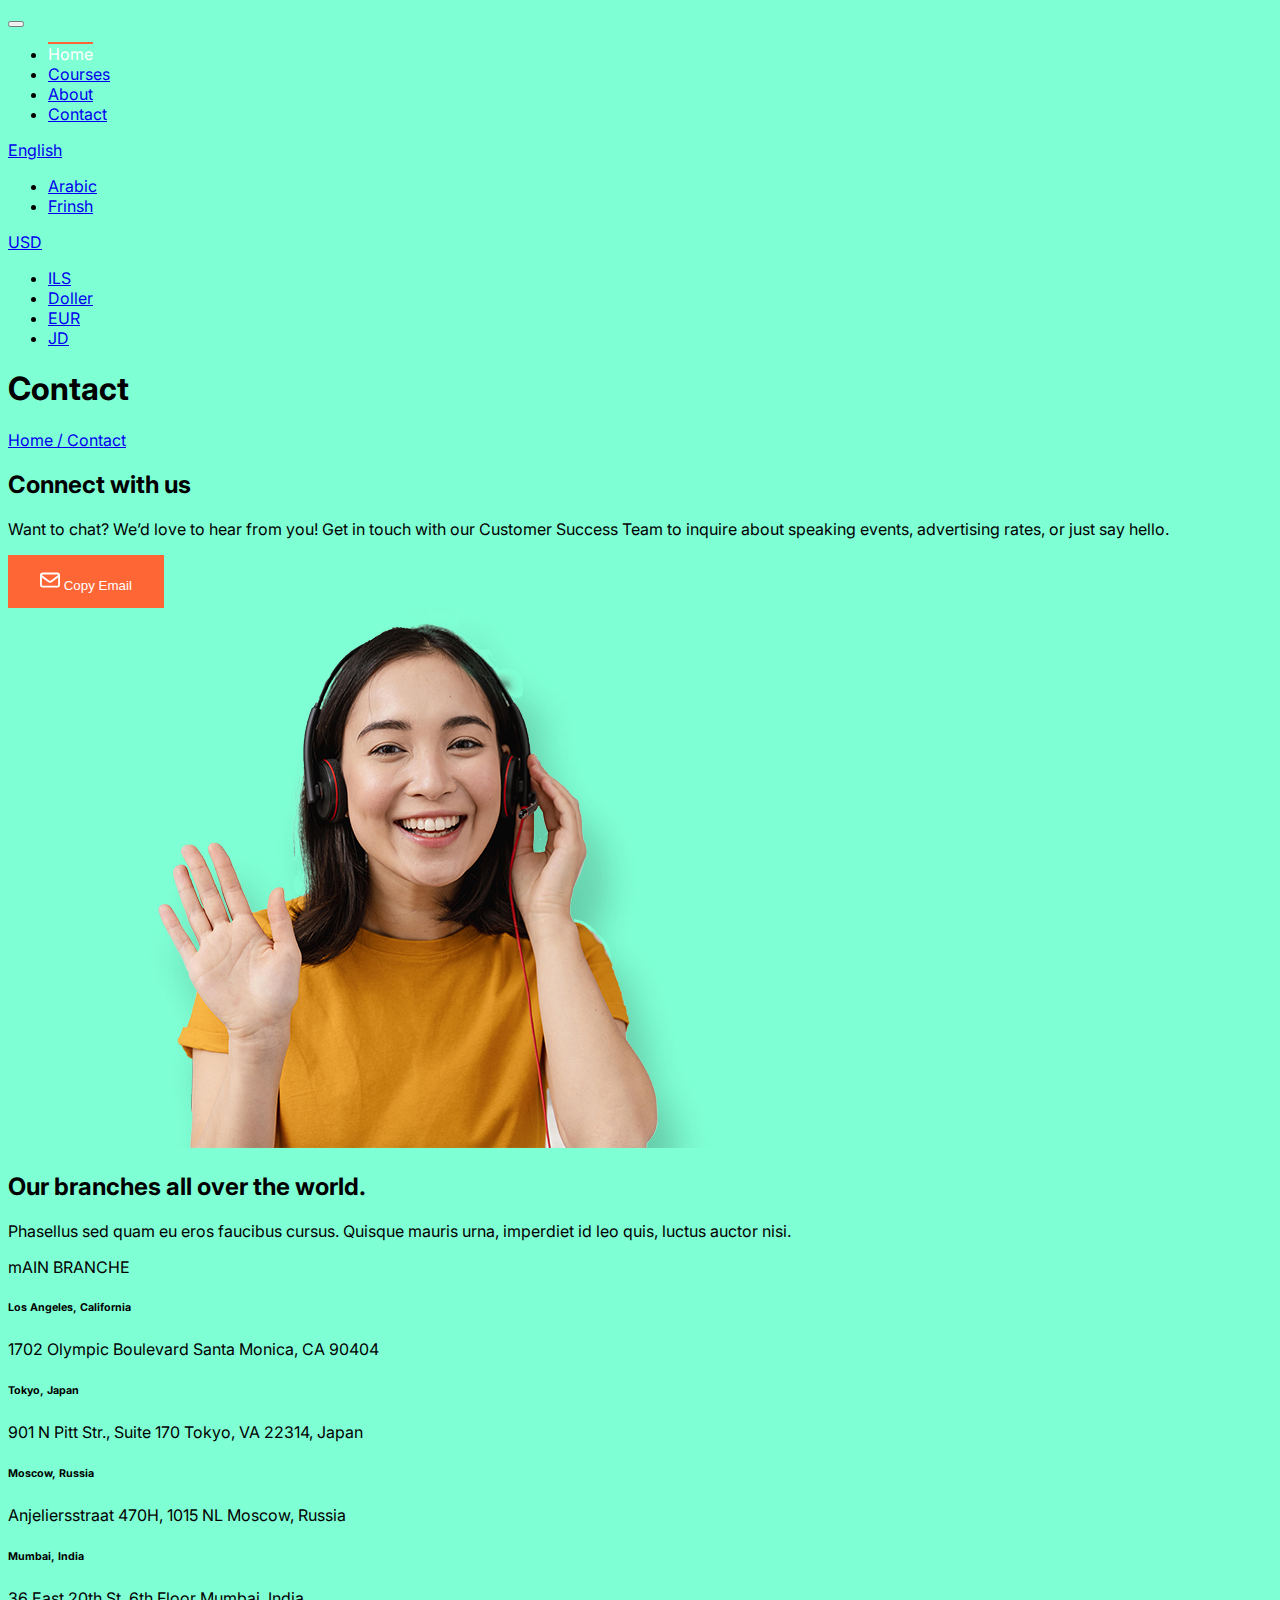
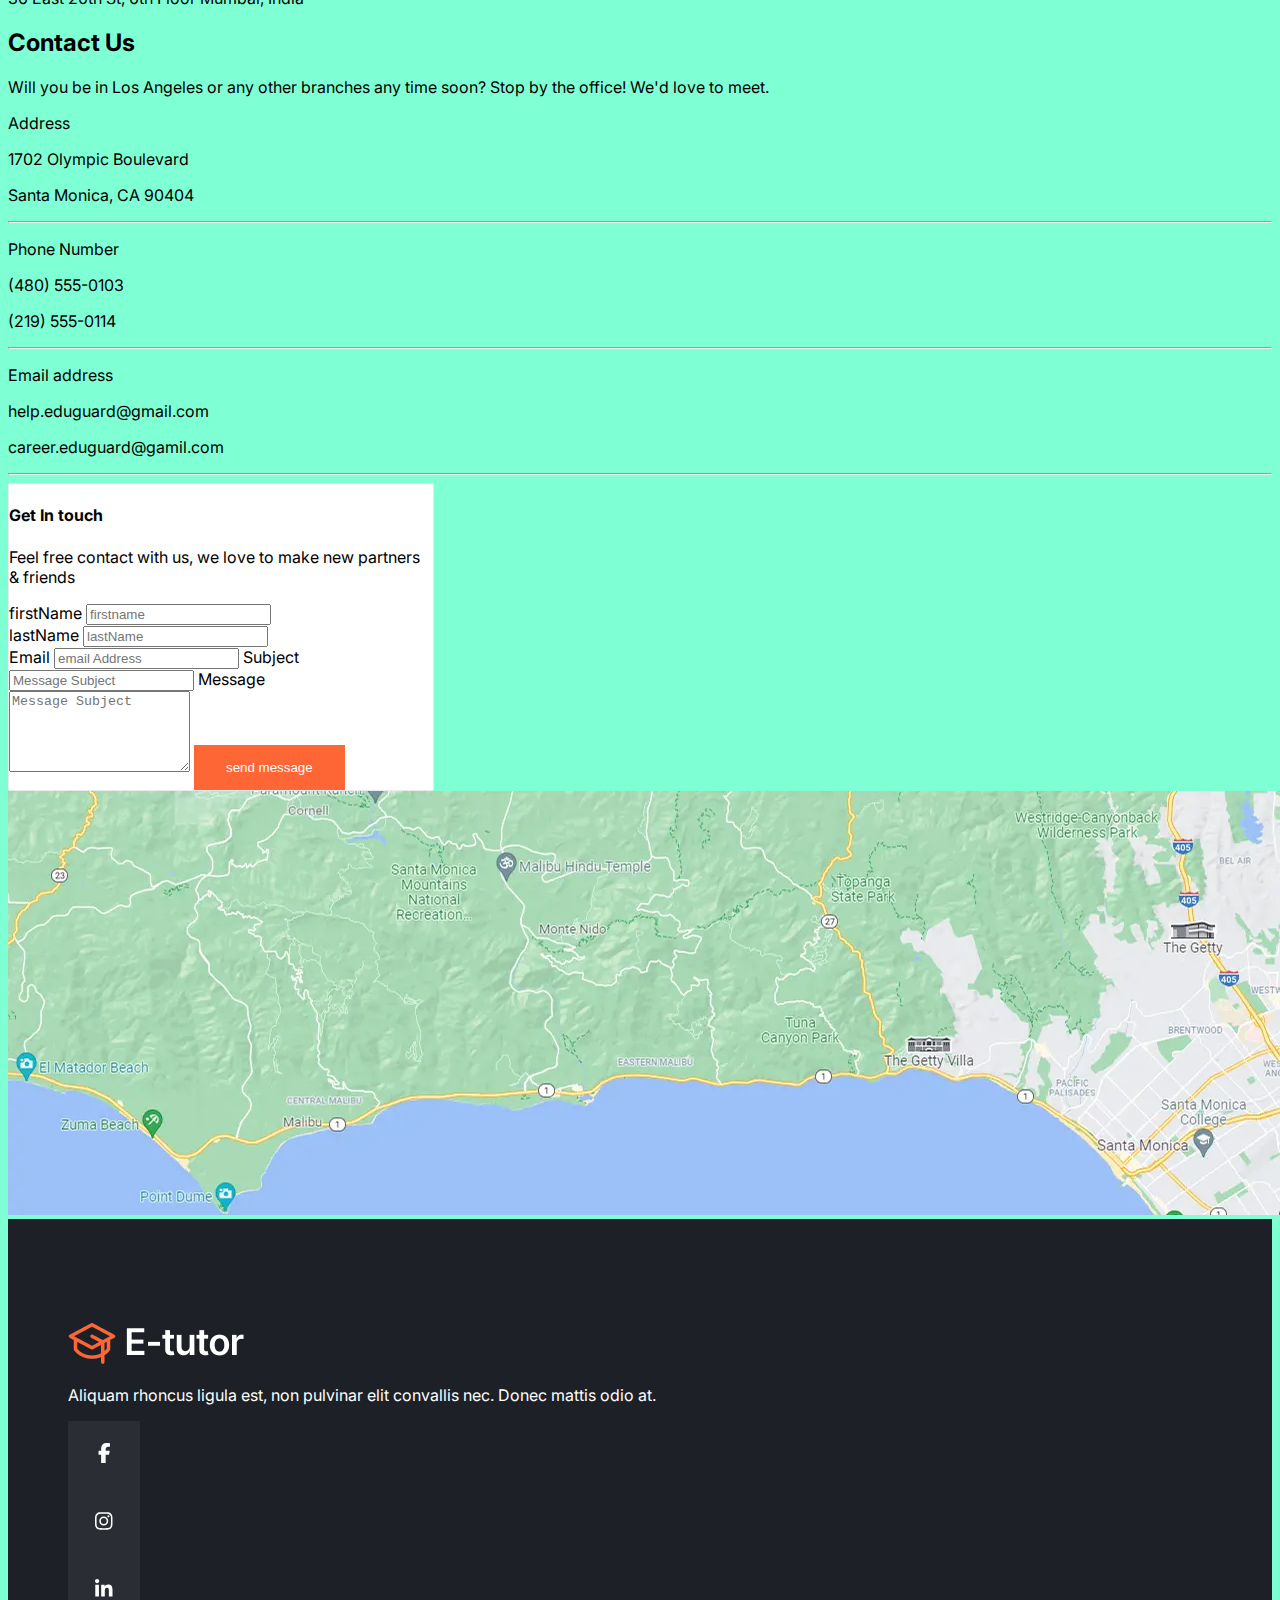
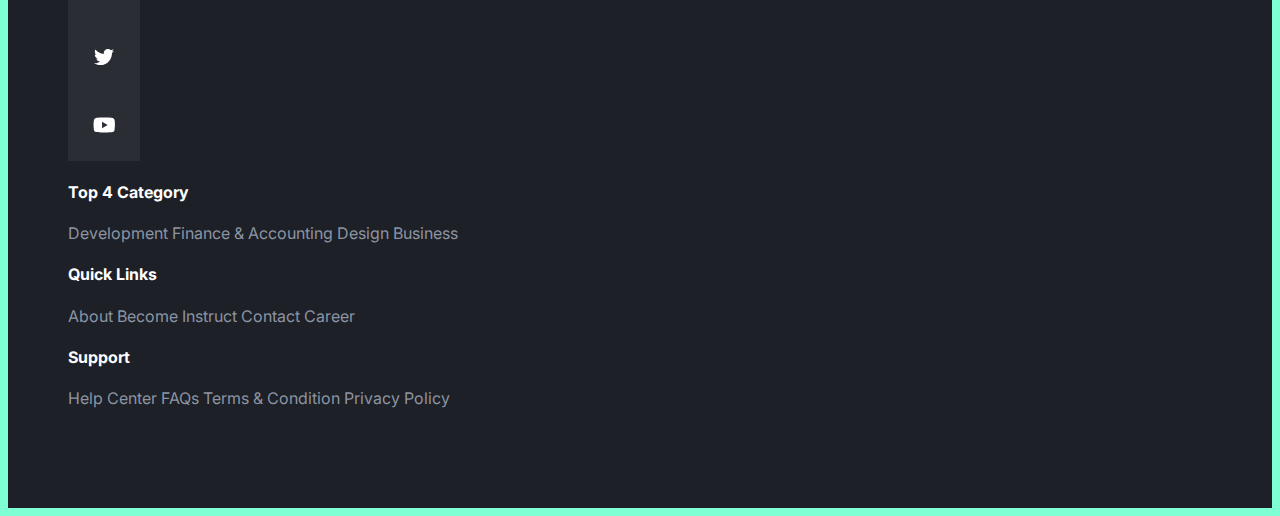
<file: contact.html>
<!DOCTYPE html>
<html lang="en">
<head>
    <meta charset="UTF-8">
    <meta name="viewport" content="width=device-width, initial-scale=1.0">
    <title>E-touter</title>
    <!--googlefont-->
    <link rel="preconnect" href="https://fonts.googleapis.com">
<link rel="preconnect" href="https://fonts.gstatic.com" crossorigin>
<link href="https://fonts.googleapis.com/css2?family=Inter:ital,opsz,wght@0,14..32,100..900;1,14..32,100..900&display=swap" rel="stylesheet">
    <!--boorstrap 5.3 style-->
      <link href="https://cdn.jsdelivr.net/npm/bootstrap@5.3.8/dist/css/bootstrap.min.css" rel="stylesheet" integrity="sha384-sRIl4kxILFvY47J16cr9ZwB07vP4J8+LH7qKQnuqkuIAvNWLzeN8tE5YBujZqJLB" crossorigin="anonymous">
  </head>
  <!--custom style-->
  <link href="assets/Css/main.css" rel="stylesheet"/>
  <link href="assets/Css/contact.css" rel="stylesheet"/>
</head>
<body>
     <!--bootsrap 5.3 navbar1-->
   <nav class=" navbar1 navbar navbar-expand-lg navbar-dark bg-black position-sticky top-0  w-100">
  <div class="container ">
    
    <button class="navbar-toggler" type="button" data-bs-toggle="collapse" data-bs-target="#navbarSupportedContent" aria-controls="navbarSupportedContent" aria-expanded="false" aria-label="Toggle navigation">
      <span class="navbar-toggler-icon"></span>
    </button>
    <div class="collapse navbar-collapse" id="navbarSupportedContent">
      <ul class="navbar-nav me-auto mb-2 mb-lg-0 gap-5">
        <li class="nav-item">
          <a class="nav-link active" aria-current="page" href="index.html">Home</a>
        </li>
        <li class="nav-item">
          <a class="nav-link" href="courselist.html">Courses</a>
        </li>
       <li class="nav-item">
          <a class="nav-link" href="about.html">About</a>
        </li>
        <li class="nav-item">
          <a class="nav-link" href="contact.html">Contact</a>
        </li>
       <!--<li class="nav-item">
          <a class="nav-link" href="#">Become an instructor</a>
        </li>--> 
     
      </ul>
    
    </div>
     <div class="setting d-flex text-light gap-5">
   <li class=" language nav-item dropdown  list-unstyled">
          <a class="nav-link dropdown-toggle" href="#" role="button" data-bs-toggle="dropdown" aria-expanded="false">
           English
          </a>
          <ul class="dropdown-menu border-dark ">
            <li><a class="dropdown-item" href="#">Arabic</a></li>
            <li><a class="dropdown-item" href="#">Frinsh</a></li>
            
        
          </ul>
        </li>
      <li class=" currency nav-item dropdown  list-unstyled">
          <a class="nav-link dropdown-toggle" href="#" role="button" data-bs-toggle="dropdown" aria-expanded="false">
            USD
          </a>
          <ul class="dropdown-menu border-dark ">
            <li><a class="dropdown-item" href="#">ILS</a></li>
            <li><a class="dropdown-item" href="#">Doller</a></li>
            <li><a class="dropdown-item" href="#">EUR</a></li>
            <li><a class="dropdown-item" href="#">JD</a></li>
        
          </ul>
        </li>
        </div>
  </div>
        </nav>

        <main>
        <section class="hero1 py-5">
            <div class="container text-center">
               <h1>Contact</h1>
               <a href="index.html">Home / </a>
               <a href="#" class="active">Contact  </a>
            </div>
        
        </section>
        <section class="hero2 py-5">
            <div class="container">
                <div class="row  gap-3 justify-content-between">
            
                    <div class="hero2-start  col-md-7 col-sm-12 ">
                       
                       <h2>Connect with us</h2>
                       <p>Want to chat? We’d love to hear from you! Get in touch with our Customer Success Team to inquire about speaking events, advertising rates, or just say hello. </p>
                   <button type="button " class="custom-btn"><span> <svg xmlns="http://www.w3.org/2000/svg" height="20" width="20" viewBox="0 0 512 512"><!--!Font Awesome Free v7.1.0 by @fontawesome - https://fontawesome.com License - https://fontawesome.com/license/free Copyright 2025 Fonticons, Inc.--><path fill="#ffffff" d="M61.4 64C27.5 64 0 91.5 0 125.4 0 126.3 0 127.1 .1 128L0 128 0 384c0 35.3 28.7 64 64 64l384 0c35.3 0 64-28.7 64-64l0-256-.1 0c0-.9 .1-1.7 .1-2.6 0-33.9-27.5-61.4-61.4-61.4L61.4 64zM464 192.3L464 384c0 8.8-7.2 16-16 16L64 400c-8.8 0-16-7.2-16-16l0-191.7 154.8 117.4c31.4 23.9 74.9 23.9 106.4 0L464 192.3zM48 125.4C48 118 54 112 61.4 112l389.2 0c7.4 0 13.4 6 13.4 13.4 0 4.2-2 8.2-5.3 10.7L280.2 271.5c-14.3 10.8-34.1 10.8-48.4 0L53.3 136.1c-3.3-2.5-5.3-6.5-5.3-10.7z"/></svg></span> Copy Email</button>

                    </div>
                    <div class="hero2-end  col-md-5 col-sm-12   ">
                        <img src="assets/Images/contact/Fit.png" class="img-fluid" alt="hero girl"/>
                    </div>
                      
                     
                </div>
            </div>
     </section>
     <section class="branches py-5">
        <div class="container">
            <h2 class="text-center">Our branches all over the world.</h2>
            <p class="text-center">Phasellus sed quam eu eros faucibus cursus. Quisque mauris urna, imperdiet id leo quis, luctus auctor nisi. </p>
            <div class="row gap-lg-0 flex-md-wrap ">
                <div class="col-lg-3  col-md-6   col-sm-12">
    <div class="card rounded-0" >
  
  <div class=" info text-center bg-white p-2 ">
    <span class="custom-color">mAIN BRANCHE</span>
    <h6 class="fw-bolder">Los Angeles, California</h6>
    <p class="card-text">1702 Olympic Boulevard
Santa Monica, CA 90404</p>
  </div>
</div>
                </div>
                 <div class="col-lg-3  col-md-6   col-sm-12">
    <div class="card card2 rounded-0" >
  
  <div class=" info text-center bg-white p-2 ">
    <h6 class="fw-bolder">Tokyo, Japan</h6>
    <p class="card-text">901 N Pitt Str., Suite 170
Tokyo, VA 22314, Japan</p>
  </div>
</div>
                </div>
                  <div class="col-lg-3  col-md-6   col-sm-12">
    <div class="card card3 rounded-0" >
  
  <div class=" info text-center bg-white p-2 ">
    <h6 class="fw-bolder">Moscow, Russia</h6>
    <p class="card-text">Anjeliersstraat 470H, 1015 NL
Moscow, Russia</p>
  </div>
</div>
                </div>
                   <div class="col-lg-3  col-md-6   col-sm-12">
    <div class="card card4 rounded-0" >
  
  <div class=" info text-center bg-white p-2 ">
    <h6 class="fw-bolder">Mumbai, India</h6>
    <p class="card-text">36 East 20th St, 6th Floor
Mumbai, India</p>
  </div>
</div>
                </div>
 
</div>
                </div>

        
     </section>
     <section class="contact-us py-5">
        <h2 class="text-center mb-5 ">Contact Us</h2>
        <div class="container">
            <div class="row">
                <div class="col-md-4 col-sm-12 p-2">
                 <p class="d-flex gap-5">Will you be in Los Angeles or any other branches any time soon? Stop by the office! We'd love to meet.</p>
                <div class="row">
                    <div class="col-md-6 col-sm-12 custom-color">
                       <p>Address</p> 
                    </div>
                    <div class="col-md-6 col-sm-12">
                        <p>1702 Olympic Boulevard
</p>
<p>Santa Monica, CA 90404</p>
                    </div>
                    <hr/>
                </div>
                 <div class="row">
                    <div class="col-md-6 col-sm-12 custom-color">
                       <p>Phone Number</p> 
                    </div>
                    <div class="col-md-6 col-sm-12">
                        <p>(480) 555-0103
</p>
<p>(219) 555-0114</p>
                    </div>
                    <hr/>
                </div>
                 <div class="row">
                    <div class="col-md-6 col-sm-12 custom-color">
                       <p>Email address</p> 
                    </div>
                    <div class="col-md-6 col-sm-12">
                        <p>help.eduguard@gmail.com
</p>
<p>career.eduguard@gamil.com</p>
                    </div>
                    <hr/>
                </div>
                </div>
                <div class=" offset-md-2 col-md-6 col-sm-12">
<form class="d-flex flex-column gap-3 bg-white p-5">
    <h4>Get In touch</h4>
    <p>Feel free contact with us, we love to make new partners & friends</p>
    <div class="row mb-2">
        <div class="col-md-6 col-sm-12 d-flex flex-column justify-content-start ">
          <label > firstName</label>
          <input type="text" id="fname" placeholder="firstname">
        </div>
         <div class="col-md-6 col-sm-12 d-flex flex-column justify-content-start">
            <label > lastName</label>
          <input type="text" id="lname" name="" placeholder="lastName">
        </div>
    </div>
      <label > Email</label>
 <input type="text" id="email" name="" placeholder="email Address">
   <label > Subject</label>
 <input type="text" id="email" name="" placeholder="Message Subject">
 <label > Message</label>
 <textarea placeholder="Message Subject" rows="5"></textarea>
 <button type="submit" class="custom-btn w-50"> send message  </button>
</form>
                </div>

            </div>
        </div>
     </section>
     <section class="maps ">
       
            <img src="assets/Images/contact/Rectangle 36.webp" class="img-fluid"/>
        
     </section>
    </main>
 <footer class="footer py-5 ">
     <div class="container">
       
       <div class="footer2 py-5">
          <div class="row">
        <div class="footer2-start d-flex flex-column align-items-start col-lg-3 col-md-3 col-sm-12">
          <img src="assets/Images/footer/LOGO.webp" alt="logo" class="img-fluid">
          <p class="text-secondary">Aliquam rhoncus ligula est, non pulvinar elit
convallis nec. Donec mattis odio at.</p>
<div class="footer-icon d-flex mb-2 align-items-start">
  <div class="social-icon"><a href="https://www.facebook.com/"><svg xmlns="http://www.w3.org/2000/svg" height="20" width="12.5" viewBox="0 0 320 512"><!--!Font Awesome Free v7.1.0 by @fontawesome - https://fontawesome.com License - https://fontawesome.com/license/free Copyright 2025 Fonticons, Inc.--><path fill="#ffffff" d="M80 299.3l0 212.7 116 0 0-212.7 86.5 0 18-97.8-104.5 0 0-34.6c0-51.7 20.3-71.5 72.7-71.5 16.3 0 29.4 .4 37 1.2l0-88.7C291.4 4 256.4 0 236.2 0 129.3 0 80 50.5 80 159.4l0 42.1-66 0 0 97.8 66 0z"/></svg></a></div>
  <div class="social-icon"><a href="https://www.instagram.com"><svg xmlns="http://www.w3.org/2000/svg" height="20" width="17.5" viewBox="0 0 448 512"><!--!Font Awesome Free v7.1.0 by @fontawesome - https://fontawesome.com License - https://fontawesome.com/license/free Copyright 2025 Fonticons, Inc.--><path fill="#ffffff" d="M224.3 141a115 115 0 1 0 -.6 230 115 115 0 1 0 .6-230zm-.6 40.4a74.6 74.6 0 1 1 .6 149.2 74.6 74.6 0 1 1 -.6-149.2zm93.4-45.1a26.8 26.8 0 1 1 53.6 0 26.8 26.8 0 1 1 -53.6 0zm129.7 27.2c-1.7-35.9-9.9-67.7-36.2-93.9-26.2-26.2-58-34.4-93.9-36.2-37-2.1-147.9-2.1-184.9 0-35.8 1.7-67.6 9.9-93.9 36.1s-34.4 58-36.2 93.9c-2.1 37-2.1 147.9 0 184.9 1.7 35.9 9.9 67.7 36.2 93.9s58 34.4 93.9 36.2c37 2.1 147.9 2.1 184.9 0 35.9-1.7 67.7-9.9 93.9-36.2 26.2-26.2 34.4-58 36.2-93.9 2.1-37 2.1-147.8 0-184.8zM399 388c-7.8 19.6-22.9 34.7-42.6 42.6-29.5 11.7-99.5 9-132.1 9s-102.7 2.6-132.1-9c-19.6-7.8-34.7-22.9-42.6-42.6-11.7-29.5-9-99.5-9-132.1s-2.6-102.7 9-132.1c7.8-19.6 22.9-34.7 42.6-42.6 29.5-11.7 99.5-9 132.1-9s102.7-2.6 132.1 9c19.6 7.8 34.7 22.9 42.6 42.6 11.7 29.5 9 99.5 9 132.1s2.7 102.7-9 132.1z"/></svg></a></div>
  <div class="social-icon"><a href="https://www.linkedin.com/"><svg xmlns="http://www.w3.org/2000/svg" height="20" width="17.5" viewBox="0 0 448 512"><!--!Font Awesome Free v7.1.0 by @fontawesome - https://fontawesome.com License - https://fontawesome.com/license/free Copyright 2025 Fonticons, Inc.--><path fill="#ffffff" d="M100.3 448l-92.9 0 0-299.1 92.9 0 0 299.1zM53.8 108.1C24.1 108.1 0 83.5 0 53.8 0 39.5 5.7 25.9 15.8 15.8s23.8-15.8 38-15.8 27.9 5.7 38 15.8 15.8 23.8 15.8 38c0 29.7-24.1 54.3-53.8 54.3zM447.9 448l-92.7 0 0-145.6c0-34.7-.7-79.2-48.3-79.2-48.3 0-55.7 37.7-55.7 76.7l0 148.1-92.8 0 0-299.1 89.1 0 0 40.8 1.3 0c12.4-23.5 42.7-48.3 87.9-48.3 94 0 111.3 61.9 111.3 142.3l0 164.3-.1 0z"/></svg></a></div>
  <div class="social-icon"><a href="https://x.com/"><svg xmlns="http://www.w3.org/2000/svg" height="20" width="20" viewBox="0 0 512 512"><!--!Font Awesome Free v7.1.0 by @fontawesome - https://fontawesome.com License - https://fontawesome.com/license/free Copyright 2025 Fonticons, Inc.--><path fill="#ffffff" d="M459.4 151.7c.3 4.5 .3 9.1 .3 13.6 0 138.7-105.6 298.6-298.6 298.6-59.5 0-114.7-17.2-161.1-47.1 8.4 1 16.6 1.3 25.3 1.3 49.1 0 94.2-16.6 130.3-44.8-46.1-1-84.8-31.2-98.1-72.8 6.5 1 13 1.6 19.8 1.6 9.4 0 18.8-1.3 27.6-3.6-48.1-9.7-84.1-52-84.1-103l0-1.3c14 7.8 30.2 12.7 47.4 13.3-28.3-18.8-46.8-51-46.8-87.4 0-19.5 5.2-37.4 14.3-53 51.7 63.7 129.3 105.3 216.4 109.8-1.6-7.8-2.6-15.9-2.6-24 0-57.8 46.8-104.9 104.9-104.9 30.2 0 57.5 12.7 76.7 33.1 23.7-4.5 46.5-13.3 66.6-25.3-7.8 24.4-24.4 44.8-46.1 57.8 21.1-2.3 41.6-8.1 60.4-16.2-14.3 20.8-32.2 39.3-52.6 54.3z"/></svg></a></div>
  <div class="social-icon"><a href="https://www.youtube.com/"><svg xmlns="http://www.w3.org/2000/svg" height="20" width="22.5" viewBox="0 0 576 512"><!--!Font Awesome Free v7.1.0 by @fontawesome - https://fontawesome.com License - https://fontawesome.com/license/free Copyright 2025 Fonticons, Inc.--><path fill="#ffffff" d="M549.7 124.1C543.5 100.4 524.9 81.8 501.4 75.5 458.9 64 288.1 64 288.1 64S117.3 64 74.7 75.5C51.2 81.8 32.7 100.4 26.4 124.1 15 167 15 256.4 15 256.4s0 89.4 11.4 132.3c6.3 23.6 24.8 41.5 48.3 47.8 42.6 11.5 213.4 11.5 213.4 11.5s170.8 0 213.4-11.5c23.5-6.3 42-24.2 48.3-47.8 11.4-42.9 11.4-132.3 11.4-132.3s0-89.4-11.4-132.3zM232.2 337.6l0-162.4 142.7 81.2-142.7 81.2z"/></svg></a></div>

</div>
  
        
       
       </div>
       <div class="footer2-end d-flex align-items-start justifiy-content-center col-lg-8 col-md-8 col-sm-12 offset-md-1">
      <div class="item d-flex flex-column">
        <div>
        <h4>Top 4 Category</h4></div> 
       <div class="item-info d-flex flex-column">
        <a href="#">Development</a>
        <a href="#">Finance & Accounting</a>
        <a href="#">Design</a>
        <a href="#">Business</a>
       </div>
        
      </div>
      <div class="item d-flex flex-column">
        <div>
        <h4>Quick Links</h4></div> 
       <div class="item-info d-flex flex-column">
        <a href="#">About</a>
        <a href="#">Become Instruct</a>
        <a href="#">Contact</a>
        <a href="#">Career</a>
       </div>
        
      </div>
      <div class="item d-flex flex-column">
        <div>
        <h4>Support</h4></div> 
       <div class="item-info d-flex flex-column">
        <a href="#">Help Center</a>
        <a href="#">FAQs</a>
        <a href="#">Terms & Condition</a>
        <a href="#">Privacy Policy</a>
       </div>
        
      </div>
     </div>
       </div>
     
     </div>
     </div>
     </footer>
 <!--bootsrap 5.3 js-->
     <script src="https://cdn.jsdelivr.net/npm/bootstrap@5.3.8/dist/js/bootstrap.bundle.min.js" integrity="sha384-FKyoEForCGlyvwx9Hj09JcYn3nv7wiPVlz7YYwJrWVcXK/BmnVDxM+D2scQbITxI" crossorigin="anonymous"></script>
  </body>

</html>
</file>
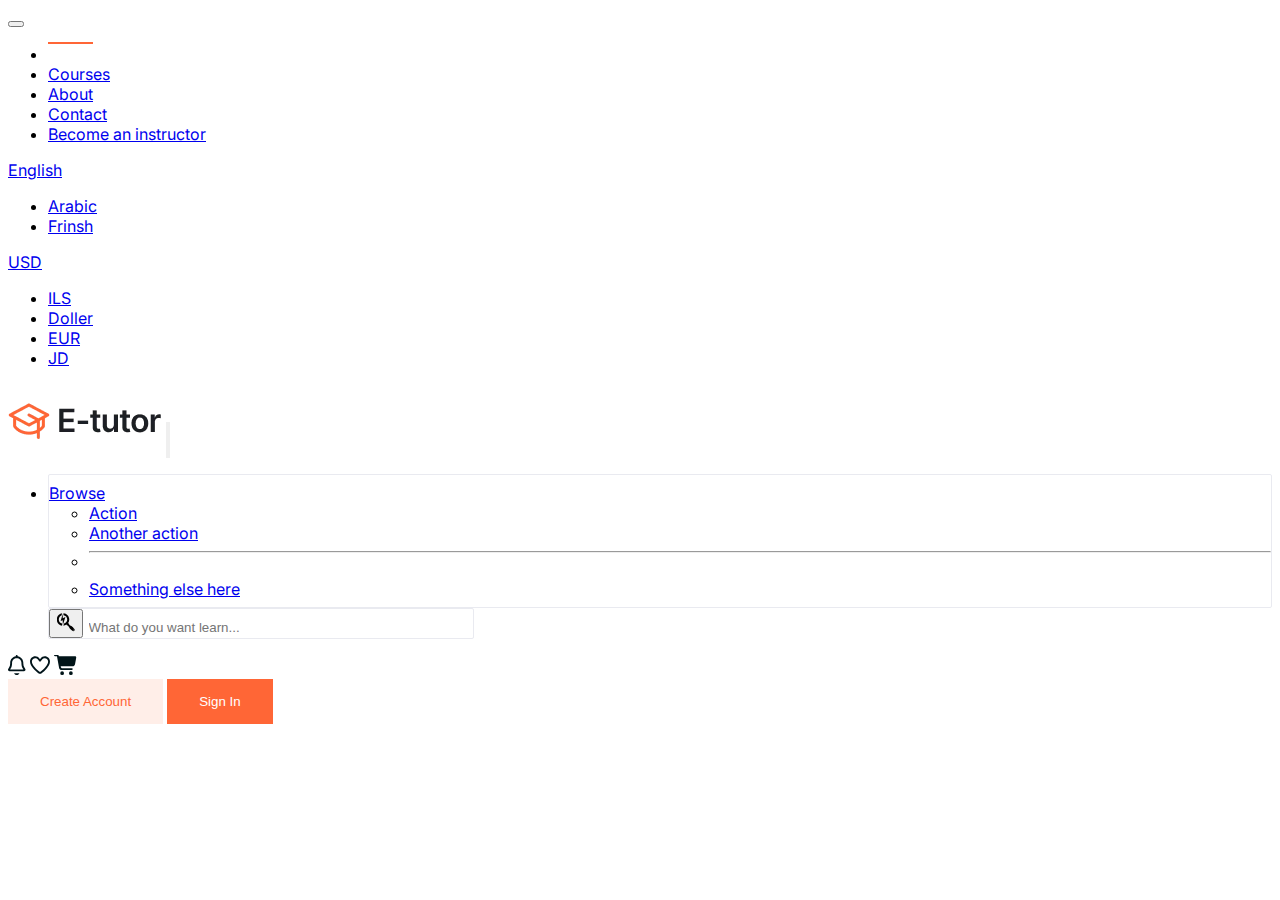
<file: courselist.html>
<!DOCTYPE html>
<html lang="en">
<head>
    <meta charset="UTF-8">
    <meta name="viewport" content="width=device-width, initial-scale=1.0">
    <title>courses</title>
     <!--googlefont-->
    <link rel="preconnect" href="https://fonts.googleapis.com">
<link rel="preconnect" href="https://fonts.gstatic.com" crossorigin>
<link href="https://fonts.googleapis.com/css2?family=Inter:ital,opsz,wght@0,14..32,100..900;1,14..32,100..900&display=swap" rel="stylesheet">
    <!--boorstrap 5.3 style-->
      <link href="https://cdn.jsdelivr.net/npm/bootstrap@5.3.8/dist/css/bootstrap.min.css" rel="stylesheet" integrity="sha384-sRIl4kxILFvY47J16cr9ZwB07vP4J8+LH7qKQnuqkuIAvNWLzeN8tE5YBujZqJLB" crossorigin="anonymous">
  </head>
  <!--custom1 style-->
  <link href="assets/Css/main.css" rel="stylesheet"/>
  <!--custom2 style-->
  <link href="assets/Css/category.css" rel="stylesheet"/>
</head>
<body>
        <!--bootsrap 5.3 navbar1-->
   <nav class=" navbar1 navbar navbar-expand-lg navbar-dark bg-black position-sticky top-0  w-100">
  <div class="container ">
    
    <button class="navbar-toggler" type="button" data-bs-toggle="collapse" data-bs-target="#navbarSupportedContent" aria-controls="navbarSupportedContent" aria-expanded="false" aria-label="Toggle navigation">
      <span class="navbar-toggler-icon"></span>
    </button>
    <div class="collapse navbar-collapse" id="navbarSupportedContent">
      <ul class="navbar-nav me-auto mb-2 mb-lg-0 gap-5">
        <li class="nav-item">
          <a class="nav-link active" aria-current="page" href="index.html">Home</a>
        </li>
        <li class="nav-item">
          <a class="nav-link" href="#">Courses</a>
        </li>
       <li class="nav-item">
          <a class="nav-link" href="#">About</a>
        </li>
        <li class="nav-item">
          <a class="nav-link" href="#">Contact</a>
        </li>
        <li class="nav-item">
          <a class="nav-link" href="#">Become an instructor</a>
        </li>
     
      </ul>
    
    </div>
     <div class="setting d-flex text-light gap-5">
   <li class=" language nav-item dropdown  list-unstyled">
          <a class="nav-link dropdown-toggle" href="#" role="button" data-bs-toggle="dropdown" aria-expanded="false">
           English
          </a>
          <ul class="dropdown-menu border-dark ">
            <li><a class="dropdown-item" href="#">Arabic</a></li>
            <li><a class="dropdown-item" href="#">Frinsh</a></li>
            
        
          </ul>
        </li>
      <li class=" currency nav-item dropdown  list-unstyled">
          <a class="nav-link dropdown-toggle" href="#" role="button" data-bs-toggle="dropdown" aria-expanded="false">
            USD
          </a>
          <ul class="dropdown-menu border-dark ">
            <li><a class="dropdown-item" href="#">ILS</a></li>
            <li><a class="dropdown-item" href="#">Doller</a></li>
            <li><a class="dropdown-item" href="#">EUR</a></li>
            <li><a class="dropdown-item" href="#">JD</a></li>
        
          </ul>
        </li>
        </div>
  </div>
        </nav>
  <!--bootsrap 5.3 navbar2-->
  <nav class=" navbar2 navbar navbar-expand-lg bg-body-tertiary">
      <div class="container">
       <a class="navbar-brand" href="#"><img src="assets/Images/logo/LOGO.webp" alt="logo "/></a>
       <button class="  toggle navbar2 navbar-toggler" type="button" data-bs-toggle="collapse" data-bs-target="#navbar2SupportedContent" aria-controls="navbarSupportedContent" aria-expanded="false" aria-label="Toggle navigation">
      <span class="navbar-toggler-icon"></span>
         </button>
       <div class="nav2-content collapse navbar-collapse row nav-content " id="navbar2SupportedContent">
       <div class=" nav2-start d-flex align-items-center col-lg-7 col-md-6 col-sm-12 ">
          <ul class=" nav2-start navbar-nav me-auto mb-2 mb-lg-0 d-flex justify-content-between align-items-center">
            <li class="nav-item dropdown  ">
          <a class="nav-link dropdown-toggle px-3" href="#" role="button" data-bs-toggle="dropdown" aria-expanded="false">
            Browse
          </a>
          <ul class="dropdown-menu">
            <li><a class="dropdown-item" href="#">Action</a></li>
            <li><a class="dropdown-item" href="#">Another action</a></li>
            <li><hr class="dropdown-divider"></li>
            <li><a class="dropdown-item" href="#">Something else here</a></li>
          </ul>
        </li>
           <form class="d-flex  " role="search">
         
        
          <button class="btn " type="submit"><svg xmlns="http://www.w3.org/2000/svg" height="20" width="17.5" viewBox="0 0 448 512"><!--!Font Awesome Free v7.1.0 by @fontawesome - https://fontawesome.com License - https://fontawesome.com/license/free Copyright 2025 Fonticons, Inc.--><path fill="#000000" d="M214.6 130.3l-67.2 28.2 0-115.3-54.7 190.3 54.7-24.2 0 130.3 67.2-209.3zM131.4 33.6l-1.3 4.7-15.2 52.9C74.6 106.7 46 145.8 46 191.5 46 243.8 80.3 287.4 129.4 297l0 53.6C51.5 340.1-6 272.4-6 191.6-6 111.1 53.8 44.4 131.4 33.6zM442.8 480.8c-11.2 11.2-23.1 12.3-28.6 10.5-5.4-1.8-27.1-19.9-60.4-44.4-33.3-24.6-33.6-35.7-43-56.7-9.4-20.9-30.4-42.6-57.5-52.4l-9.7-14.7c-24.7 16.9-53 26.9-81.3 28.7l2.1-6.6 15.9-49.5c46.5-11.9 80.9-54 80.9-104.2 0-54.5-38.4-102.1-96-107.1l0-52.1c83.2 5.1 148.8 74.5 148.8 159.3 0 33.6-11.2 64.7-29 90.4l14.6 9.6c9.8 27.1 31.5 48 52.4 57.4s32.2 9.7 56.8 43c24.6 33.2 42.7 54.9 44.5 60.3s.7 17.3-10.5 28.5zm-9.9-17.9c0-4.4-3.6-8-8-8s-8 3.6-8 8 3.6 8 8 8 8-3.6 8-8z"/></svg></button>
        <input class="form-control me-2" type="search" placeholder="What do you want learn..." aria-label="Search"/>
        
      </form>
       </ul>
        </div>
        <div class=" nav2-end d-flex col-lg-5 col-md-6 col-sm-12">
            <div class=" icon d-flex  justify-content-center align-items-center  ">
              <a href="#"><svg xmlns="http://www.w3.org/2000/svg" height="20" width="17.5" viewBox="0 0 448 512"><!--!Font Awesome Free v7.1.0 by @fontawesome - https://fontawesome.com License - https://fontawesome.com/license/free Copyright 2025 Fonticons, Inc.--><path fill="#01141a" d="M224 0c-13.3 0-24 10.7-24 24l0 9.7C118.6 45.3 56 115.4 56 200l0 14.5c0 37.7-10 74.7-29 107.3L5.1 359.2C1.8 365 0 371.5 0 378.2 0 399.1 16.9 416 37.8 416l372.4 0c20.9 0 37.8-16.9 37.8-37.8 0-6.7-1.8-13.3-5.1-19L421 321.7c-19-32.6-29-69.6-29-107.3l0-14.5c0-84.6-62.6-154.7-144-166.3l0-9.7c0-13.3-10.7-24-24-24zM392.4 368l-336.9 0 12.9-22.1C91.7 306 104 260.6 104 214.5l0-14.5c0-66.3 53.7-120 120-120s120 53.7 120 120l0 14.5c0 46.2 12.3 91.5 35.5 131.4L392.4 368zM156.1 464c9.9 28 36.6 48 67.9 48s58-20 67.9-48l-135.8 0z"/></svg></a>
              <a href="#"><svg xmlns="http://www.w3.org/2000/svg" height="20" width="20" viewBox="0 0 512 512"><!--!Font Awesome Free v7.1.0 by @fontawesome - https://fontawesome.com License - https://fontawesome.com/license/free Copyright 2025 Fonticons, Inc.--><path fill="#01141a" d="M378.9 80c-27.3 0-53 13.1-69 35.2l-34.4 47.6c-4.5 6.2-11.7 9.9-19.4 9.9s-14.9-3.7-19.4-9.9l-34.4-47.6c-16-22.1-41.7-35.2-69-35.2-47 0-85.1 38.1-85.1 85.1 0 49.9 32 98.4 68.1 142.3 41.1 50 91.4 94 125.9 120.3 3.2 2.4 7.9 4.2 14 4.2s10.8-1.8 14-4.2c34.5-26.3 84.8-70.4 125.9-120.3 36.2-43.9 68.1-92.4 68.1-142.3 0-47-38.1-85.1-85.1-85.1zM271 87.1c25-34.6 65.2-55.1 107.9-55.1 73.5 0 133.1 59.6 133.1 133.1 0 68.6-42.9 128.9-79.1 172.8-44.1 53.6-97.3 100.1-133.8 127.9-12.3 9.4-27.5 14.1-43.1 14.1s-30.8-4.7-43.1-14.1C176.4 438 123.2 391.5 79.1 338 42.9 294.1 0 233.7 0 165.1 0 91.6 59.6 32 133.1 32 175.8 32 216 52.5 241 87.1l15 20.7 15-20.7z"/></svg></a>
              <a href="#"><svg xmlns="http://www.w3.org/2000/svg" height="20" width="25" viewBox="0 0 640 512"><!--!Font Awesome Free v7.1.0 by @fontawesome - https://fontawesome.com License - https://fontawesome.com/license/free Copyright 2025 Fonticons, Inc.--><path fill="#011418" d="M24-16C10.7-16 0-5.3 0 8S10.7 32 24 32l45.3 0c3.9 0 7.2 2.8 7.9 6.6l52.1 286.3c6.2 34.2 36 59.1 70.8 59.1L456 384c13.3 0 24-10.7 24-24s-10.7-24-24-24l-255.9 0c-11.6 0-21.5-8.3-23.6-19.7l-5.1-28.3 303.6 0c30.8 0 57.2-21.9 62.9-52.2L568.9 69.9C572.6 50.2 557.5 32 537.4 32l-412.7 0-.4-2c-4.8-26.6-28-46-55.1-46L24-16zM208 512a48 48 0 1 0 0-96 48 48 0 1 0 0 96zm224 0a48 48 0 1 0 0-96 48 48 0 1 0 0 96z"/></svg></a>
            </div>
            <button class="custom-nav2btn fw-bold "type="button">Create Account</button>
            <button class="custom-btn fw-bold "type="button">Sign In</button>
        </div>
          
      </div> 
         </div>
      </nav> 
   
    <!--bootsrap 5.3 js-->
     <script src="https://cdn.jsdelivr.net/npm/bootstrap@5.3.8/dist/js/bootstrap.bundle.min.js" integrity="sha384-FKyoEForCGlyvwx9Hj09JcYn3nv7wiPVlz7YYwJrWVcXK/BmnVDxM+D2scQbITxI" crossorigin="anonymous"></script>
  </body>

</html>
</file>
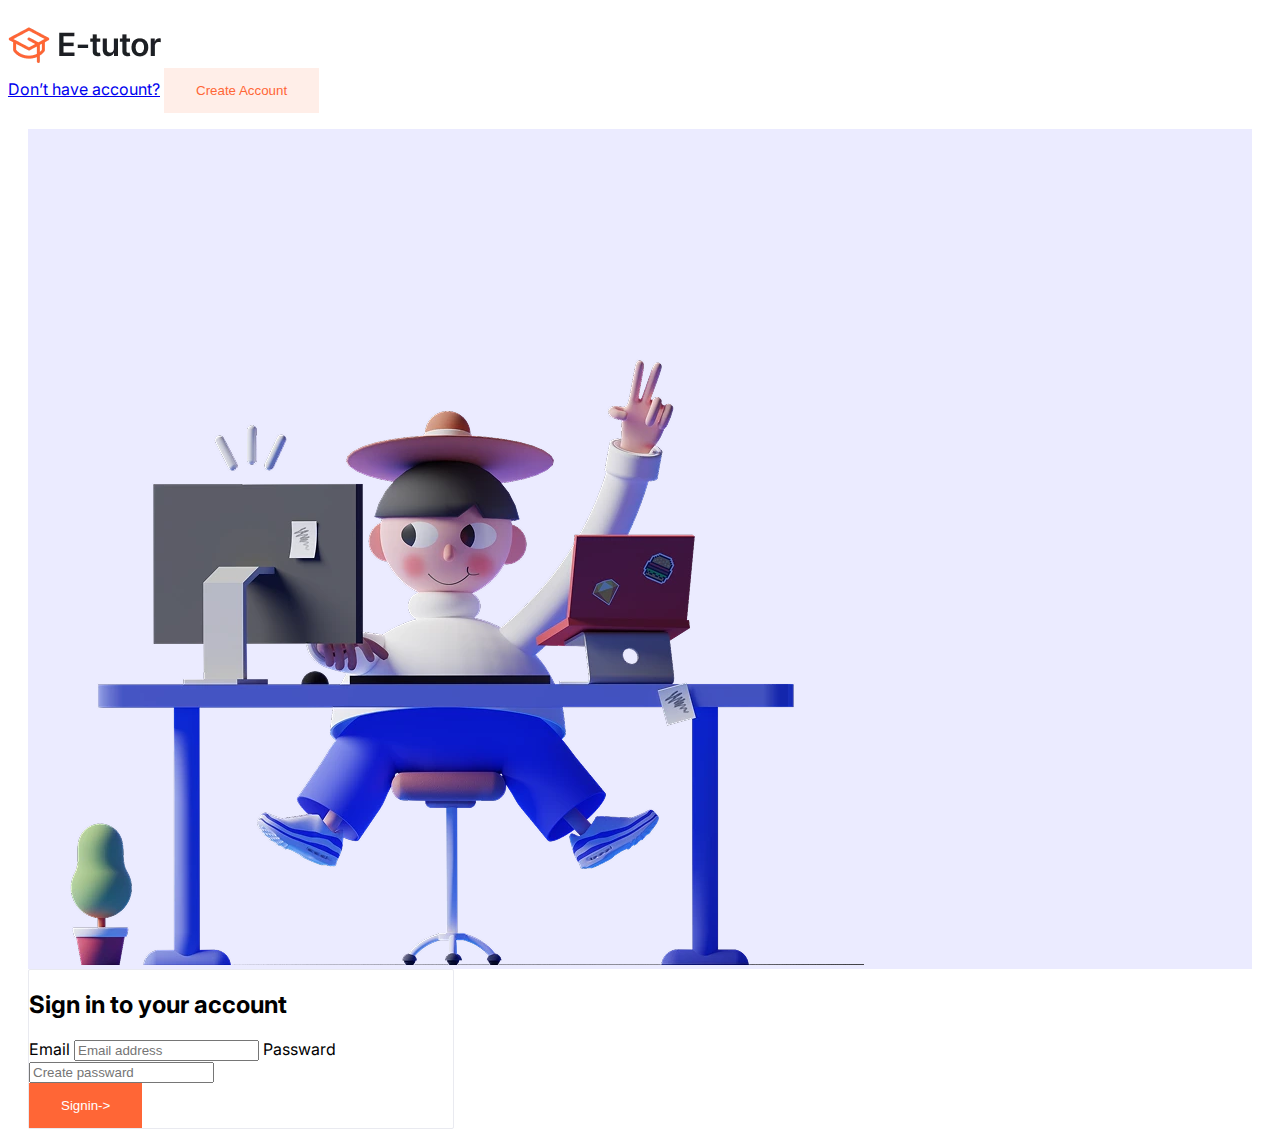
<file: signin.html>
<!DOCTYPE html>
<html lang="en">
<head>
    <meta charset="UTF-8">
    <meta name="viewport" content="width=device-width, initial-scale=1.0">
    <title>signin</title>
    <!--googlefont-->
    <link rel="preconnect" href="https://fonts.googleapis.com">
<link rel="preconnect" href="https://fonts.gstatic.com" crossorigin>
<link href="https://fonts.googleapis.com/css2?family=Inter:ital,opsz,wght@0,14..32,100..900;1,14..32,100..900&display=swap" rel="stylesheet">
    <!--boorstrap 5.3 style-->
      <link href="https://cdn.jsdelivr.net/npm/bootstrap@5.3.8/dist/css/bootstrap.min.css" rel="stylesheet" integrity="sha384-sRIl4kxILFvY47J16cr9ZwB07vP4J8+LH7qKQnuqkuIAvNWLzeN8tE5YBujZqJLB" crossorigin="anonymous">
  </head>
  <!--custom style-->
  <link href="assets/Css/main.css" rel="stylesheet"/>
  <link href="assets/Css/about.css" rel="stylesheet"/>
  <link href="assets/Css/signup.css" rel="stylesheet"/>
</head>
<body>
    <nav class=" navbar2  navbar-expand-lg bg-body-tertiary">
      <div class="container">
        <div class="row justify-content-between align-items-center flex-lg-row flex-md-column  " >
            <div class="d-flex justify-content-sm-center align-items-sm-center col-md-6  col-sm-12">
                <a class="navbar-brand d-flex justify-content-sm-center align-items-sm-center" href="#" ><img src="assets/Images/logo/LOGO.webp" alt="logo " class="d-flex justify-content-sm-center align-items-sm-center"/></a>
      </div>
      
       <div class= " col-md-5 col-sm-12 nav2-content " id="navbar2SupportedContent">
      
        <div class=" nav2-end d-flex justify-content-end  justify-content-sm-center align-items-sm-center">
           <a href="signup.html" class="">Don’t have account?</a>
         <a href="signin.html"><button class="custom-nav2btn fw-bold " type="button">
                Create Account</button>
            </a>   
        </div>
          
      </div> 
        </div>
       
         </div>
      </nav>  
      <main>
       <section class=" signup ">
        
            <div class="row justify-content-between align-items-center ">
                <div class=" signin-start col-md-6 col-sm-12 ">
                    <img src="assets/Images/signin/Saly-10.webp"  class="img-fluid " alt="signin"/>
                </div>
                <div class=" offset-md-1 col-md-5 col-sm-12 d-flex flex-sm-column ">
                     
                    <form class="d-flex flex-column justify-content-start  gap-3">
                         <h2 class="text-center mb-2">Sign in to your account</h2>
                     <label>Email</label>
                         <input type="email" name="email" placeholder="Email address" class="p-2 w-md-100 "/>
                           <label class="d-block">Passward</label>
                             <input type="password" name="password" placeholder="Create passward" class="  p-2"/>
                             <div class="d-flex justify-content-end align-items-end">
                                 <button type="submit" class="custom-btn ">Signin-></button>
                             </div>
                      
                       
                            
                             
                   
                            
                     
                            
                        </form>
                </div>
            </div>
       
       </section>
      </main>

 <!--bootsrap 5.3 js-->
     <script src="https://cdn.jsdelivr.net/npm/bootstrap@5.3.8/dist/js/bootstrap.bundle.min.js" integrity="sha384-FKyoEForCGlyvwx9Hj09JcYn3nv7wiPVlz7YYwJrWVcXK/BmnVDxM+D2scQbITxI" crossorigin="anonymous"></script>
  </body>
</html>
</file>
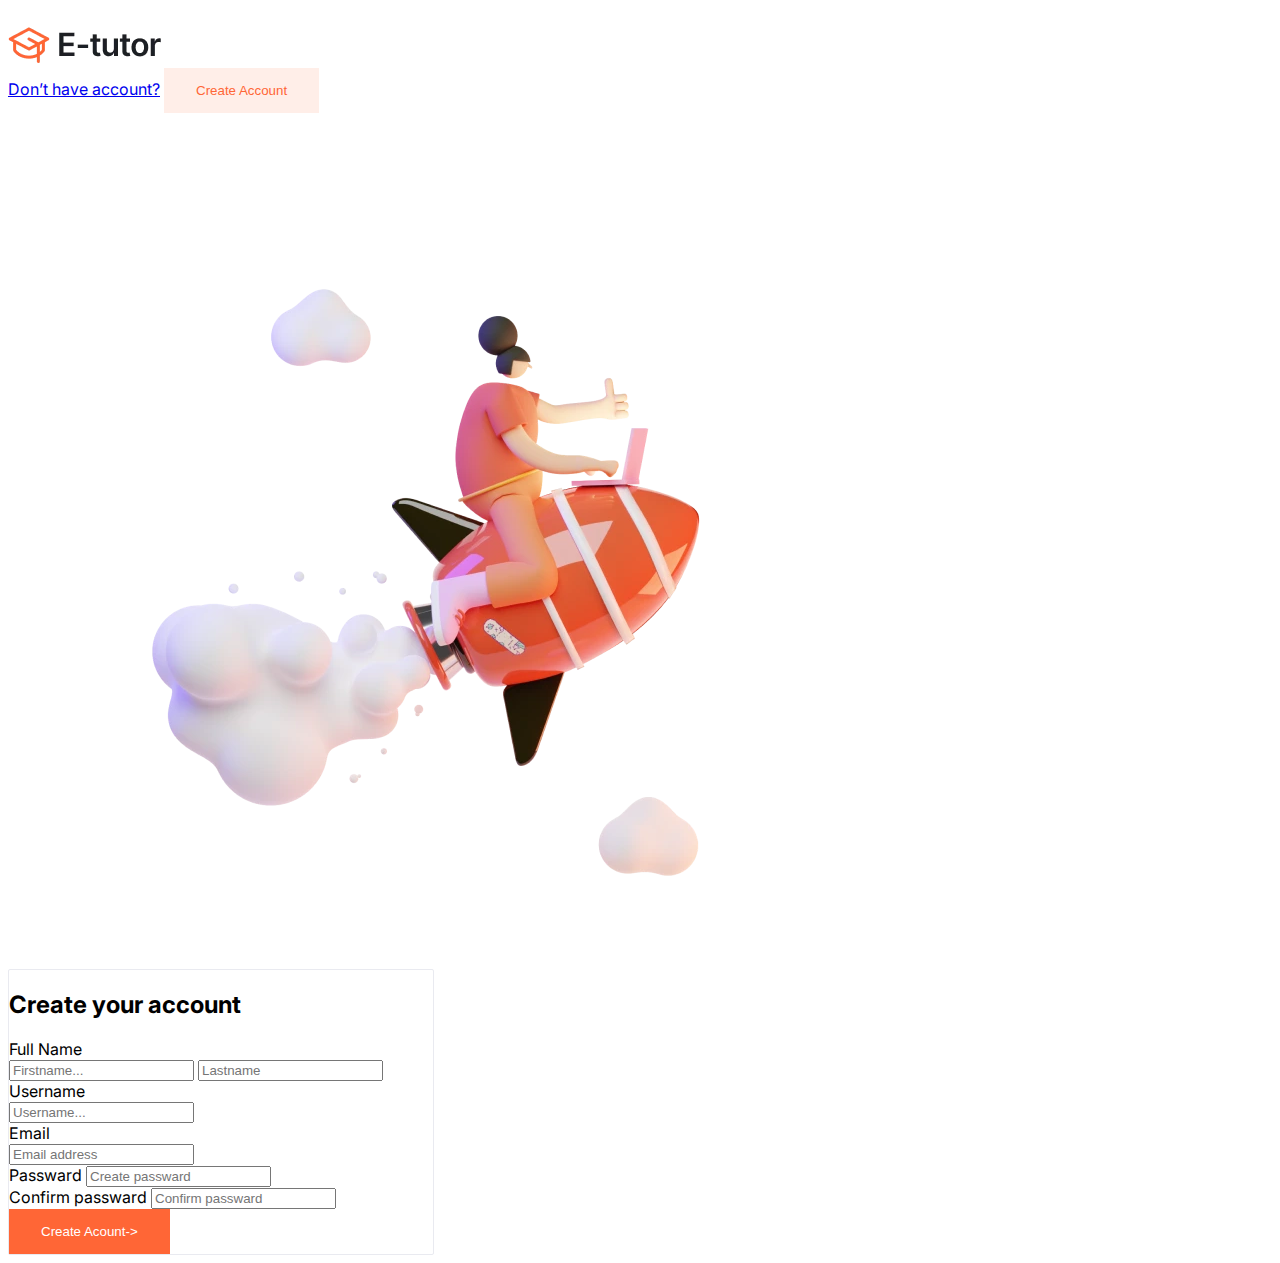
<file: signup.html>
<!DOCTYPE html>
<html lang="en">
<head>
    <meta charset="UTF-8">
    <meta name="viewport" content="width=device-width, initial-scale=1.0">
    <title>signup</title>
    <!--googlefont-->
    <link rel="preconnect" href="https://fonts.googleapis.com">
<link rel="preconnect" href="https://fonts.gstatic.com" crossorigin>
<link href="https://fonts.googleapis.com/css2?family=Inter:ital,opsz,wght@0,14..32,100..900;1,14..32,100..900&display=swap" rel="stylesheet">
    <!--boorstrap 5.3 style-->
      <link href="https://cdn.jsdelivr.net/npm/bootstrap@5.3.8/dist/css/bootstrap.min.css" rel="stylesheet" integrity="sha384-sRIl4kxILFvY47J16cr9ZwB07vP4J8+LH7qKQnuqkuIAvNWLzeN8tE5YBujZqJLB" crossorigin="anonymous">
  </head>
  <!--custom style-->
  <link href="assets/Css/main.css" rel="stylesheet"/>
  <link href="assets/Css/about.css" rel="stylesheet"/>
</head>
<body>
    <nav class=" navbar2  navbar-expand-lg bg-body-tertiary">
      <div class="container">
        <div class="row justify-content-between align-items-center flex-lg-row flex-md-column  " >
            <div class="d-flex justify-content-sm-center align-items-sm-center col-md-6  col-sm-12">
                <a class="navbar-brand d-flex justify-content-sm-center align-items-sm-center" href="#" ><img src="assets/Images/logo/LOGO.webp" alt="logo " class="d-flex justify-content-sm-center align-items-sm-center"/></a>
      </div>
      
       <div class= " col-md-5 col-sm-12 nav2-content " id="navbar2SupportedContent">
      
        <div class=" nav2-end d-flex justify-content-end  justify-content-sm-center align-items-sm-center">
           <a href="signup.html" class="">Don’t have account?</a>
         <a href="signin.html"><button class="custom-nav2btn fw-bold " type="button">
                Create Account</button>
            </a>   
        </div>
          
      </div> 
        </div>
       
         </div>
      </nav>  
      <main>
       <section class=" signup py-5">
        <div class="container">
            <div class="row justify-content-between align-items-center ">
                <div class=" col-md-6 col-sm-12">
                    <img src="assets/Images/signup/Saly-1.webp"  class="img-fluid" alt="signup"/>
                </div>
                <div class=" offset-md-1 col-md-5 col-sm-12 d-flex flex-sm-column justify-content-sm-center align-items-sm-center">
                    <form class="d-flex flex-column  gap-2">
                            <h2>Create your account</h2>
                            <label>Full Name</label>
                            <div  ><input type="text" name="firstname" placeholder="Firstname..." class="p-2"/>
                            <input type="text" name="lastname" placeholder="Lastname" class="p-2"/>
                        </div>
                        <label>Username</label>
                        <div > 
                         <input type="text" name="username" placeholder="Username..." class="p-2 w-md-100 "/></div>
                           <label>Email</label>
                        <div > 
                         <input type="email" name="email" placeholder="Email address" class="p-2 w-md-100 "/></div>
                        <div class="d-md-flex  flex-sm-column gap-1">
                            <div> <label class="d-block">Passward</label>
                            <input type="password" name="password" placeholder="Create passward" class="  p-2"/></div>
                            <div><label class="d-block">Confirm passward</label>
                             
                            <input type="password" name="password" placeholder="Confirm passward" class="  p-2"/></div>
                        </div>
                        <div>  <button type="submit" class="custom-btn">Create Acount-></button></div>
                       
                            
                             
                   
                            
                     
                            
                        </form>
                </div>
            </div>
        </div>
       </section>
      </main>

 <!--bootsrap 5.3 js-->
     <script src="https://cdn.jsdelivr.net/npm/bootstrap@5.3.8/dist/js/bootstrap.bundle.min.js" integrity="sha384-FKyoEForCGlyvwx9Hj09JcYn3nv7wiPVlz7YYwJrWVcXK/BmnVDxM+D2scQbITxI" crossorigin="anonymous"></script>
  </body>
</html>
</file>
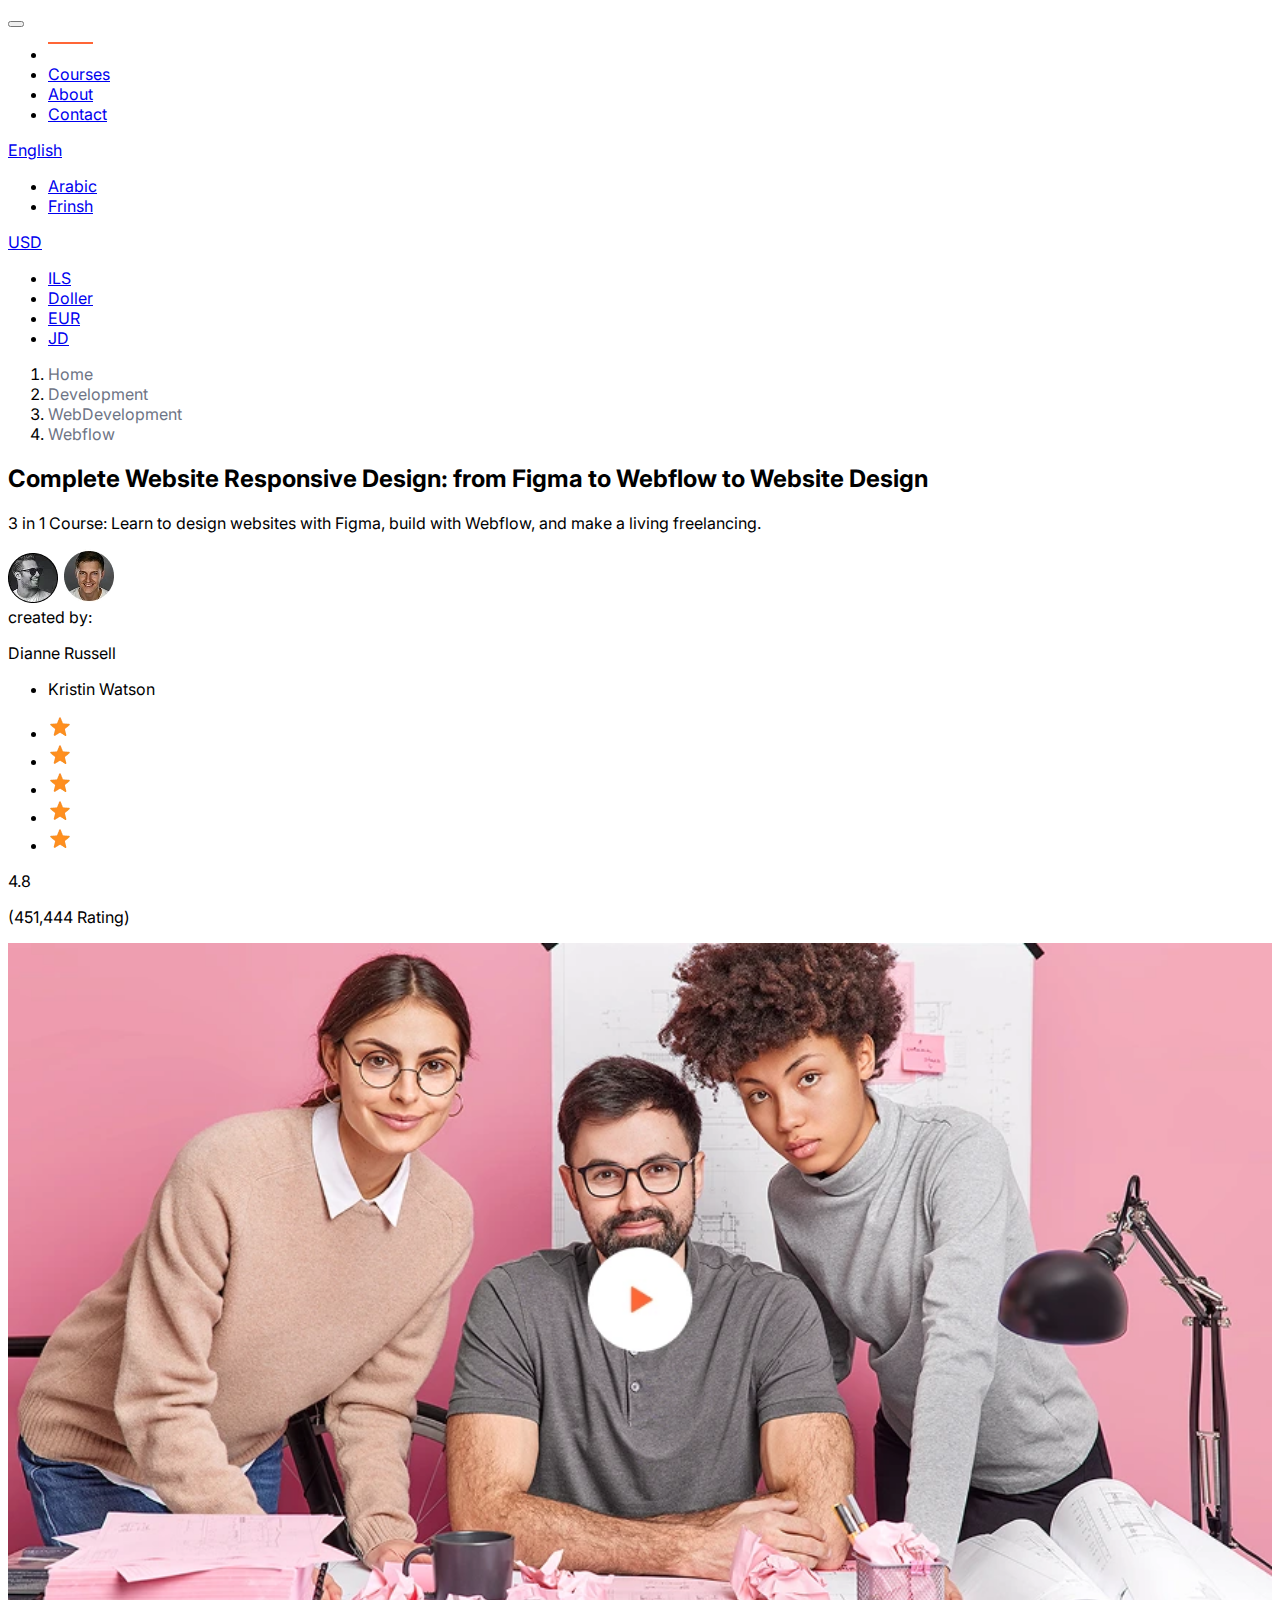
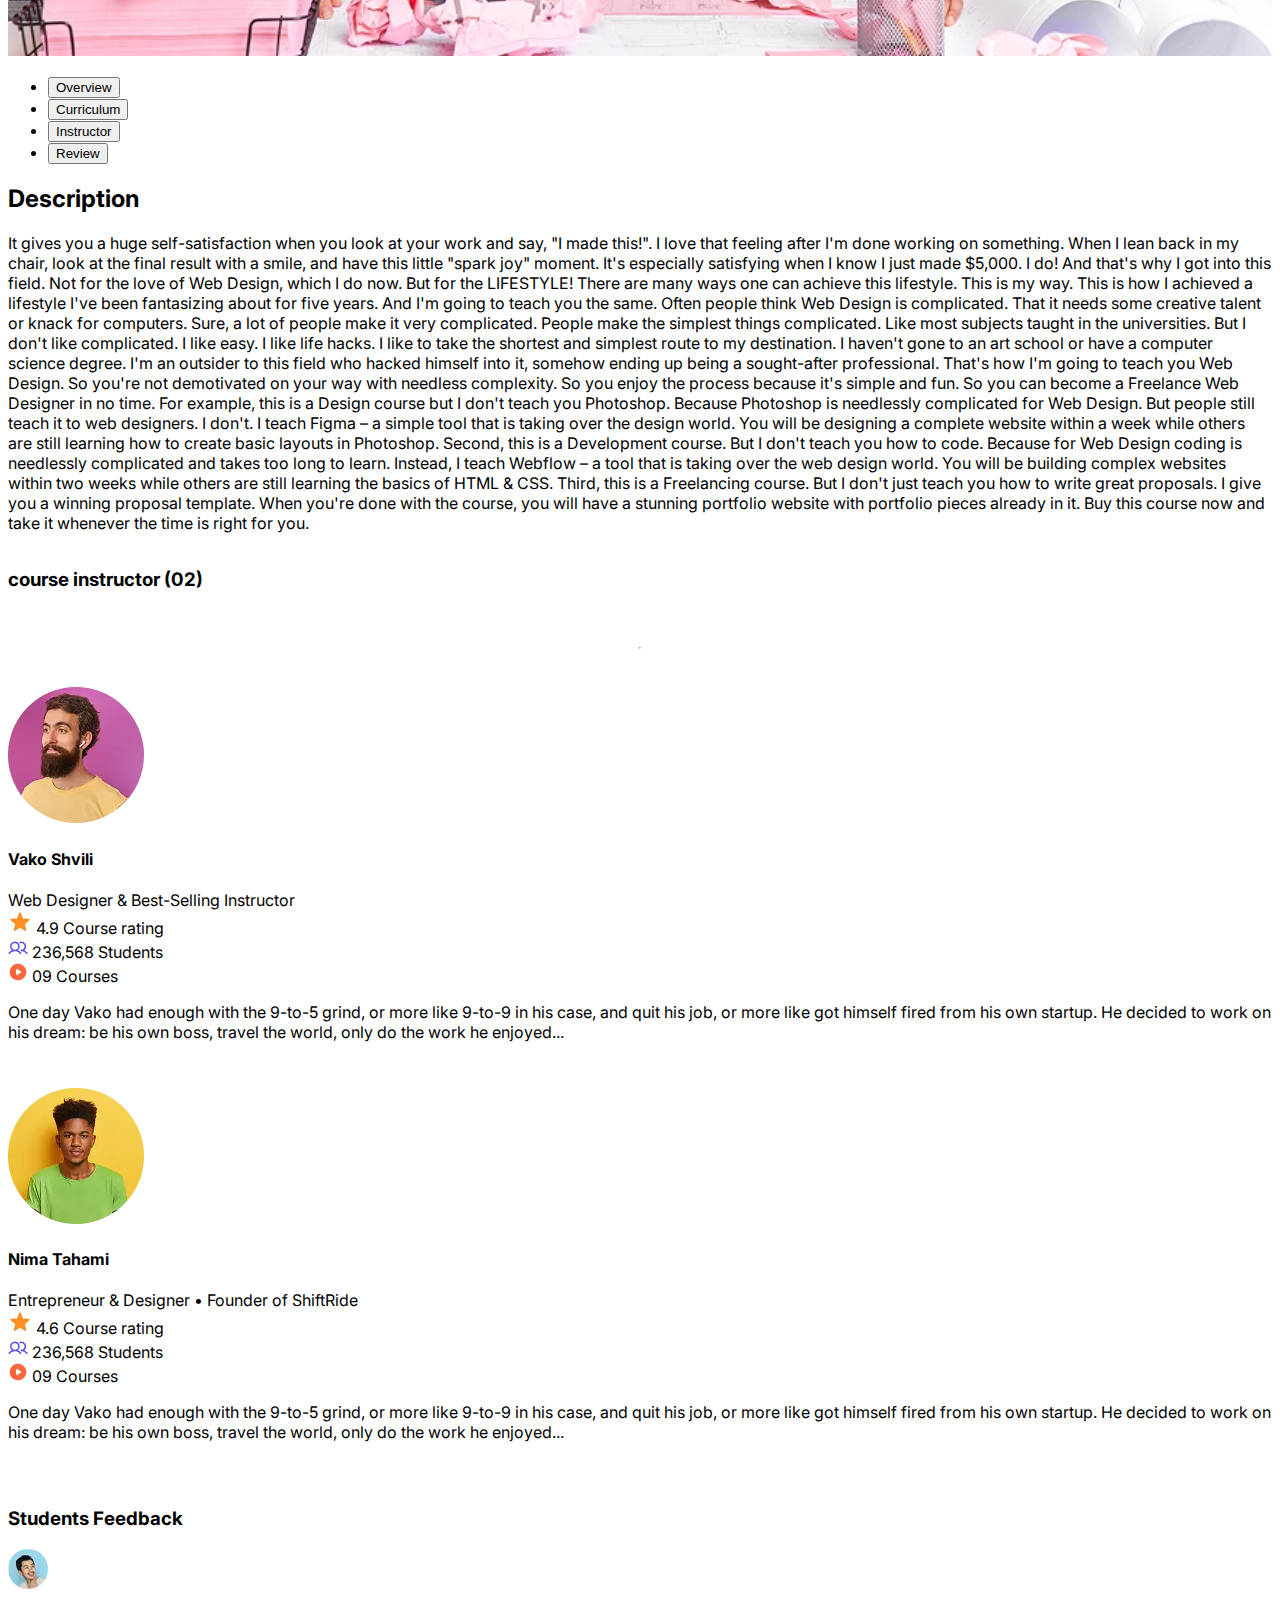
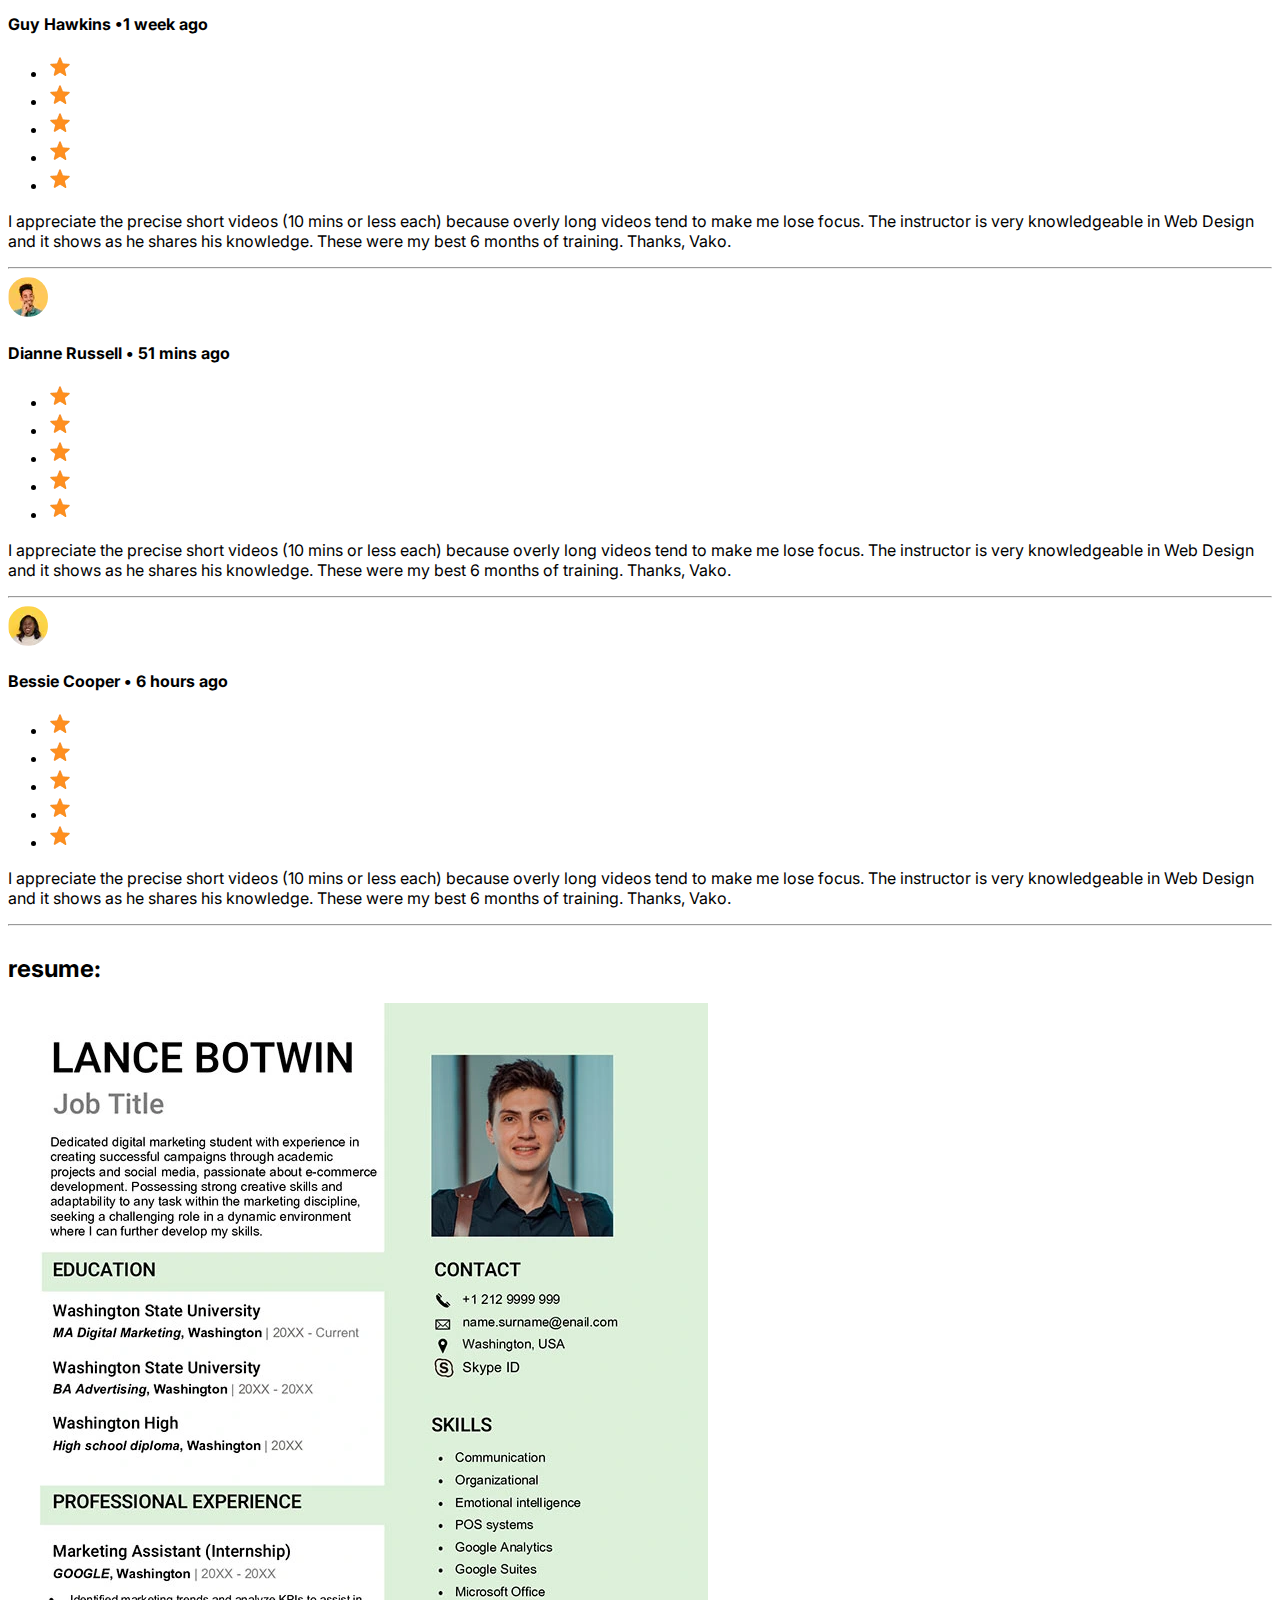
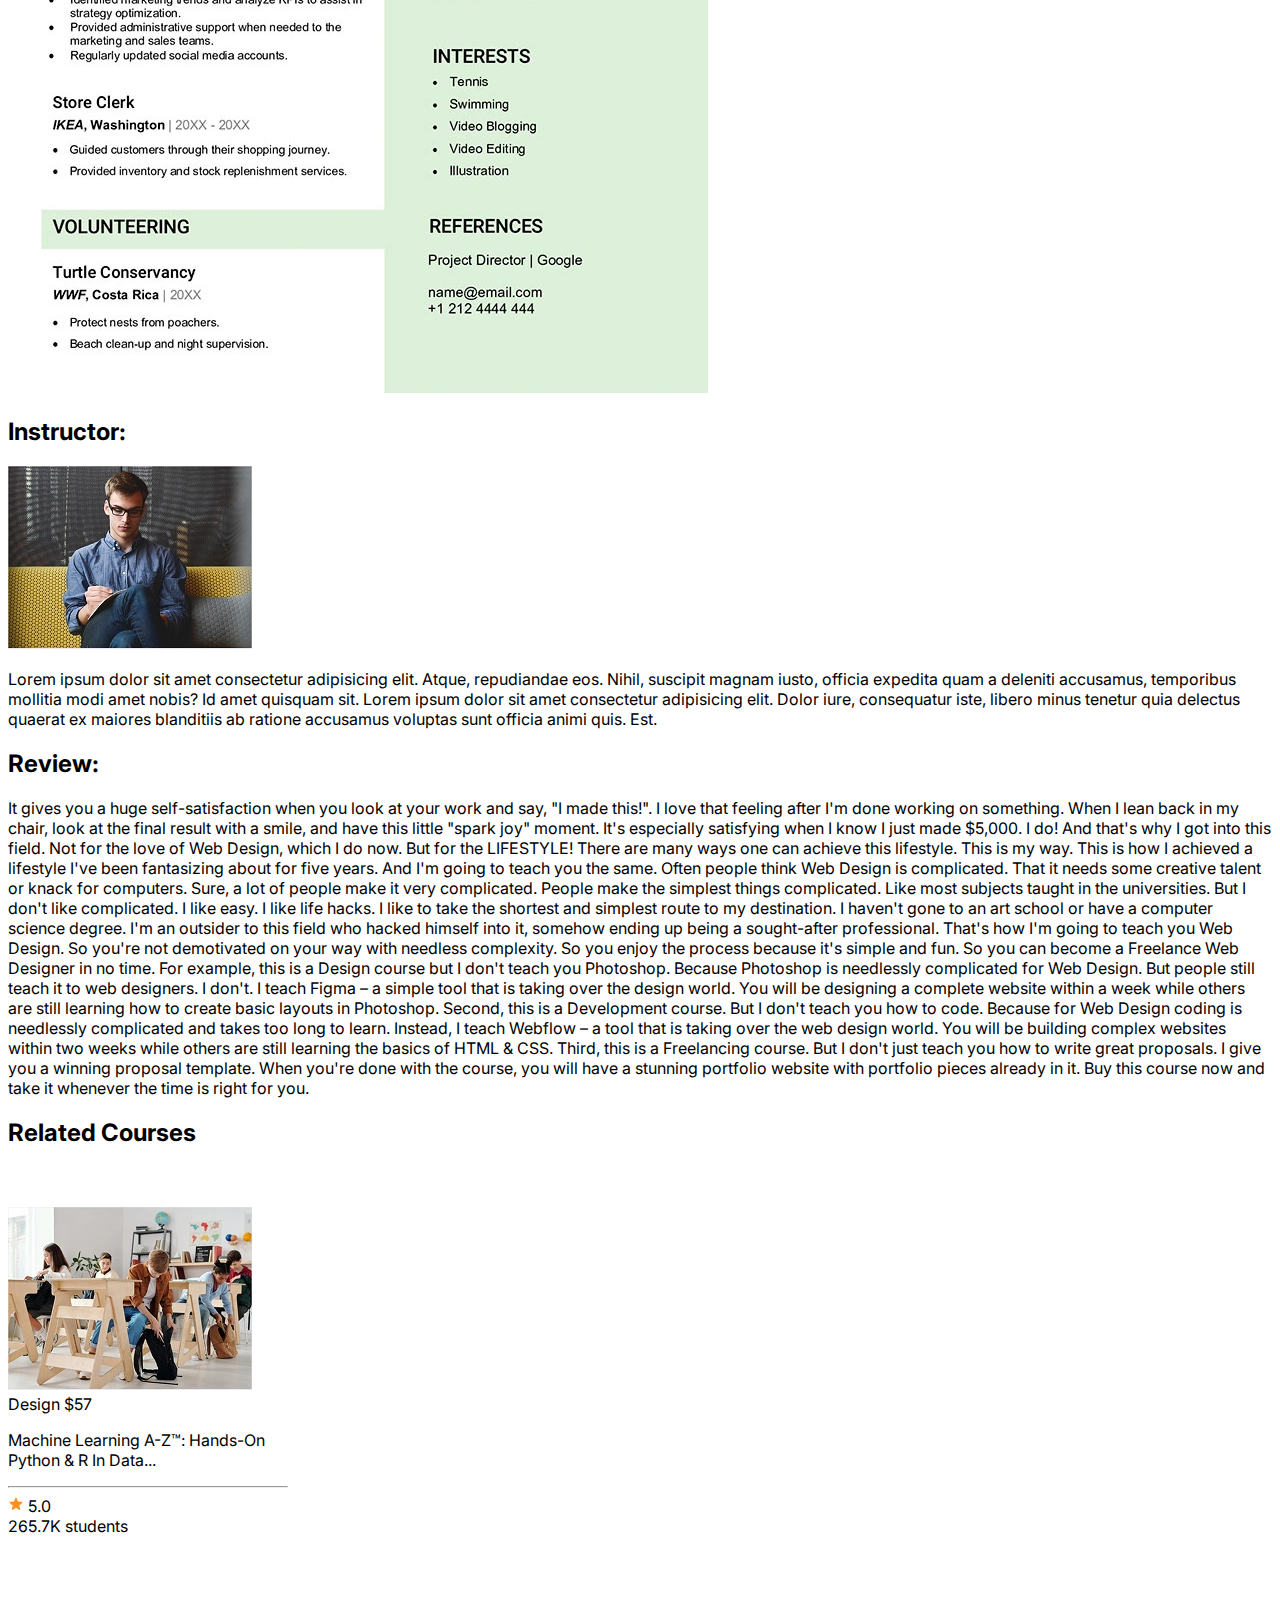
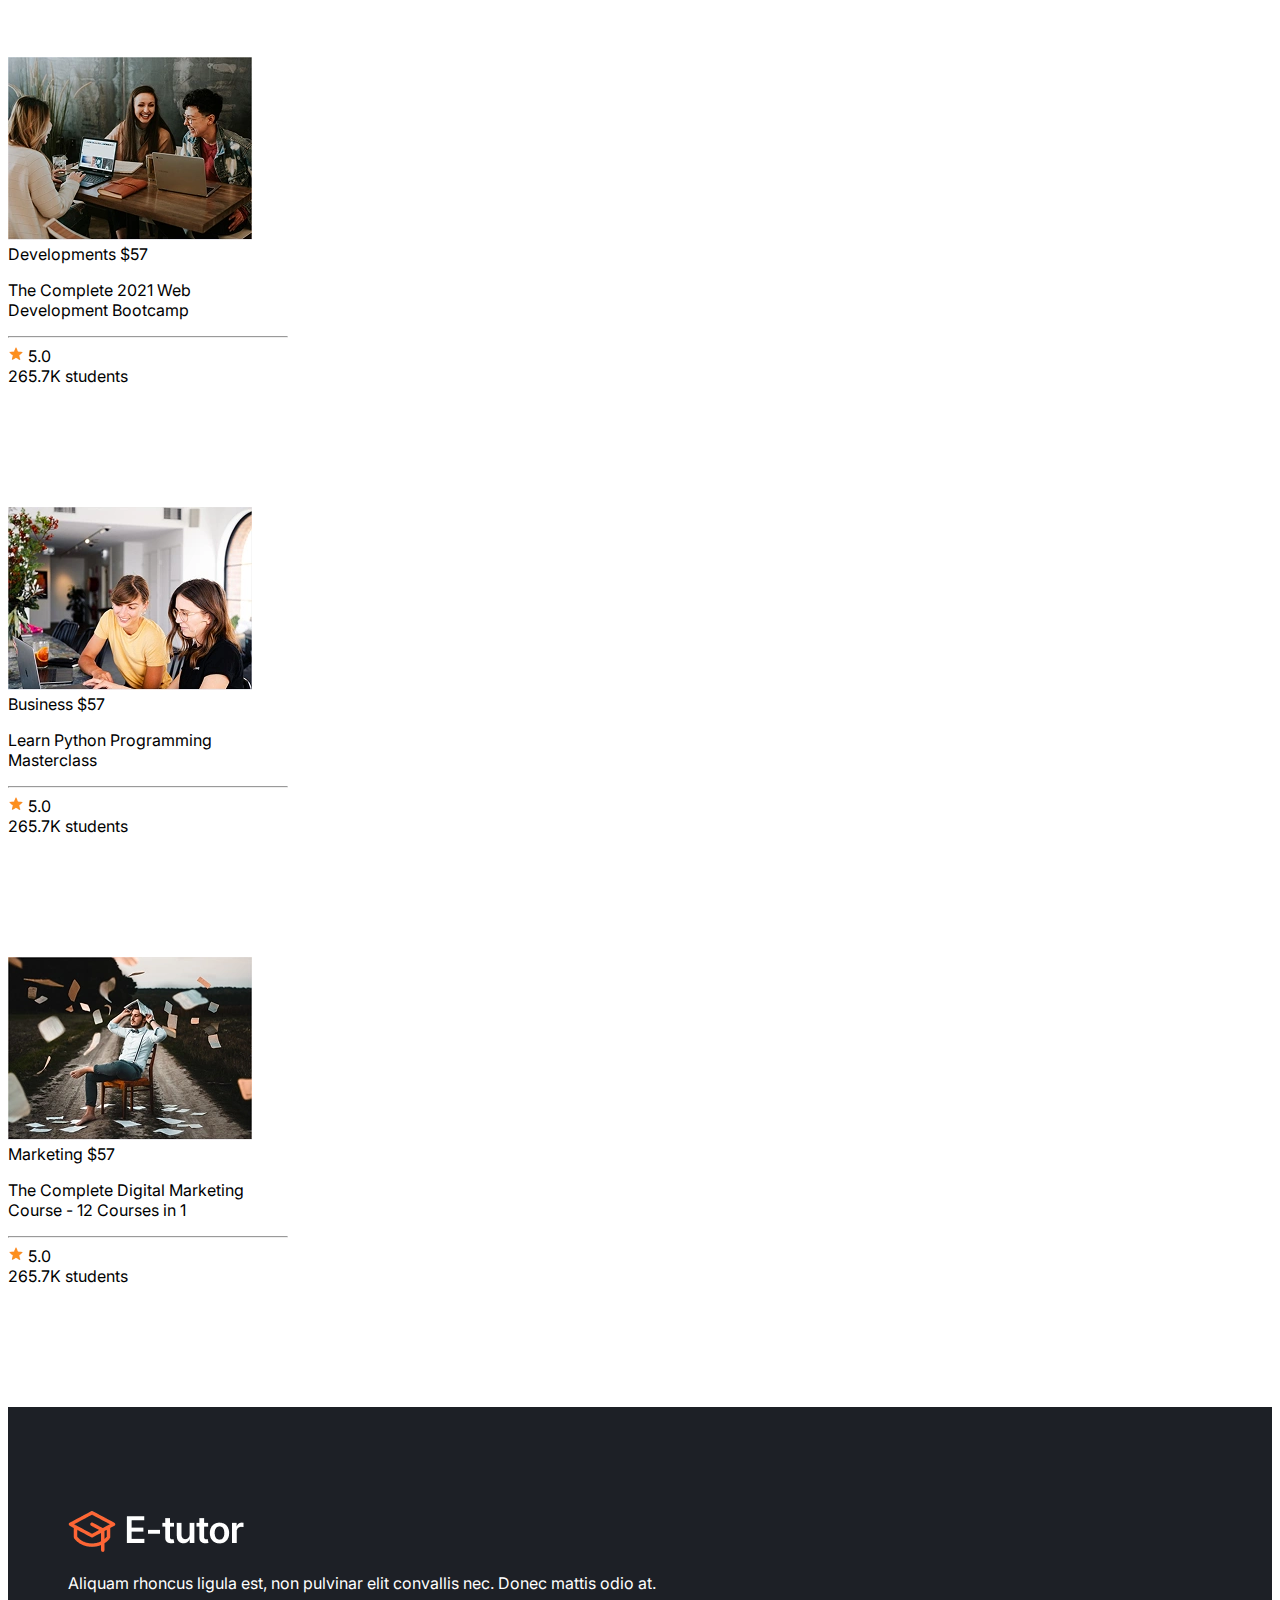
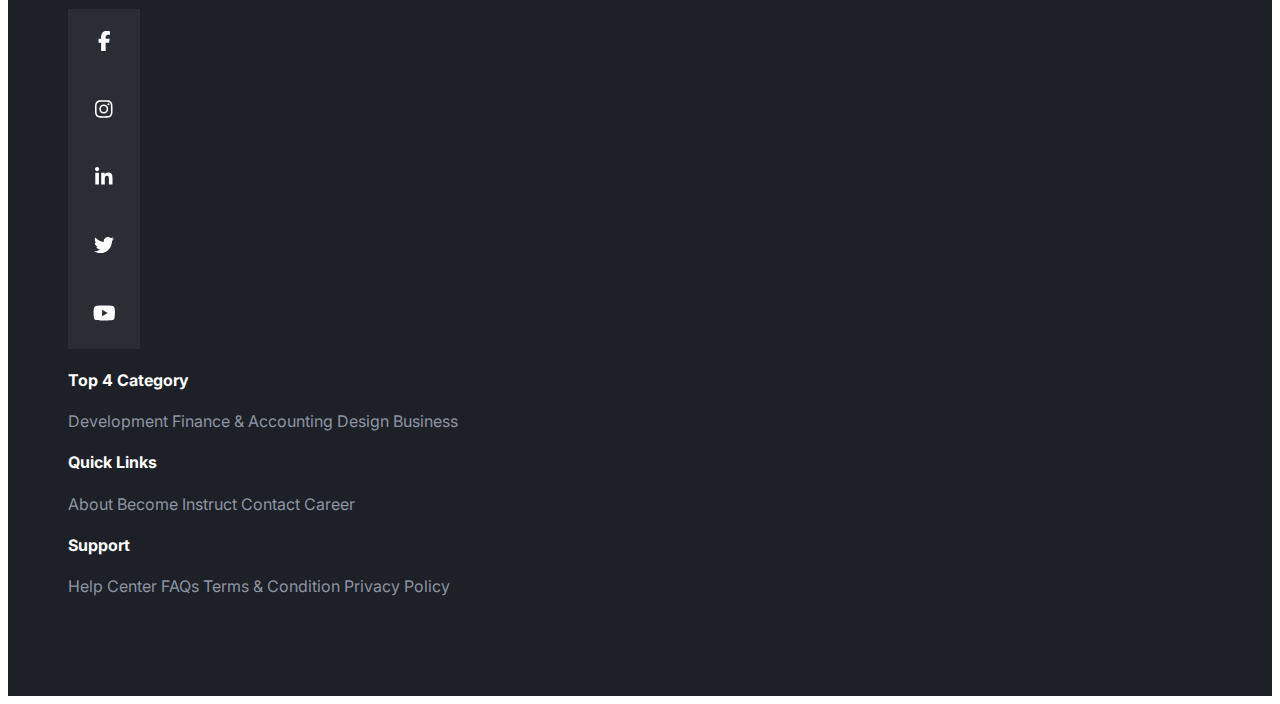
<file: singlecourse.html>
<!DOCTYPE html>
<html lang="en">
<head>
    <meta charset="UTF-8">
    <meta name="viewport" content="width=device-width, initial-scale=1.0">
    <title>course</title> <!--googlefont-->
    <link rel="preconnect" href="https://fonts.googleapis.com">
<link rel="preconnect" href="https://fonts.gstatic.com" crossorigin>
<link href="https://fonts.googleapis.com/css2?family=Inter:ital,opsz,wght@0,14..32,100..900;1,14..32,100..900&display=swap" rel="stylesheet">
    <!--boorstrap 5.3 style-->
      <link href="https://cdn.jsdelivr.net/npm/bootstrap@5.3.8/dist/css/bootstrap.min.css" rel="stylesheet" integrity="sha384-sRIl4kxILFvY47J16cr9ZwB07vP4J8+LH7qKQnuqkuIAvNWLzeN8tE5YBujZqJLB" crossorigin="anonymous">
  
  <!--custom style-->
  <link href="assets/Css/main.css" rel="stylesheet"/>
  <link href="assets/Css/category.css" rel="stylesheet"/>
  <link href="assets/Css/singlecourse.css" rel="stylesheet"/>
</head>
<body>
      <nav class=" navbar1 navbar navbar-expand-lg navbar-dark bg-black position-sticky top-0  w-100">
  <div class="container ">
    
    <button class="navbar-toggler" type="button" data-bs-toggle="collapse" data-bs-target="#navbarSupportedContent" aria-controls="navbarSupportedContent" aria-expanded="false" aria-label="Toggle navigation">
      <span class="navbar-toggler-icon"></span>
    </button>
    <div class="collapse navbar-collapse" id="navbarSupportedContent">
      <ul class="navbar-nav me-auto mb-2 mb-lg-0 gap-5">
        <li class="nav-item">
          <a class="nav-link active" aria-current="page" href="index.html">Home</a>
        </li>
        <li class="nav-item">
          <a class="nav-link" href="courselist.html">Courses</a>
        </li>
       <li class="nav-item">
          <a class="nav-link" href="about.html">About</a>
        </li>
        <li class="nav-item">
          <a class="nav-link" href="contact.html">Contact</a>
        </li>

     
      </ul>
    
    </div>
     <div class="setting d-flex text-light gap-5">
   <li class=" language nav-item dropdown  list-unstyled">
          <a class="nav-link dropdown-toggle" href="#" role="button" data-bs-toggle="dropdown" aria-expanded="false">
           English
          </a>
          <ul class="dropdown-menu border-dark ">
            <li><a class="dropdown-item" href="#">Arabic</a></li>
            <li><a class="dropdown-item" href="#">Frinsh</a></li>
            
        
          </ul>
        </li>
      <li class=" currency nav-item dropdown  list-unstyled">
          <a class="nav-link dropdown-toggle" href="#" role="button" data-bs-toggle="dropdown" aria-expanded="false">
            USD
          </a>
          <ul class="dropdown-menu border-dark ">
            <li><a class="dropdown-item" href="#">ILS</a></li>
            <li><a class="dropdown-item" href="#">Doller</a></li>
            <li><a class="dropdown-item" href="#">EUR</a></li>
            <li><a class="dropdown-item" href="#">JD</a></li>
        
          </ul>
        </li>
        </div>
  </div>
        </nav>
        <main>

          <section class="single-hero py-5">
   
            <div class="container ">
                       <nav style="--bs-breadcrumb-divider: '>';" aria-label="breadcrumb">
  <ol class="breadcrumb">
    <li class="breadcrumb-item"><a href="index.html">Home</a></li>
    <li class="breadcrumb-item active" aria-current="page"><a href="courselist.html">Development</a></li>
    <li class="breadcrumb-item active" aria-current="page"><a href="courselist.html">WebDevelopment</a></li>
    <li class="breadcrumb-item active" aria-current="page"><a href="courselist.html">Webflow</a></li>
  </ol>
</nav>
              <h2 class="p-2">Complete Website Responsive Design: from Figma to Webflow to Website Design</h2>
               <p>3 in 1 Course: Learn to design websites with Figma, build with Webflow, and make a living freelancing.</p>
            </div>
          </section>
          <section class="single-info py-5">
            <div class="container">
              <div class="row justify-content-between justify-content-sm-center align-items-sm-center mb-3" >
                <div class="info-headstart col-md-4 col-sm-12 d-flex gap-5 position-relative   ">
                  <div>
                    <img src="assets/Images/singlecourse/Image (2) (1).webp"  class="img-fluid"alt="creater1"/>
              <img src="assets/Images/singlecourse/Image.webp" class=" second-img position-absolute " alt="creater2"/>
                  </div>
              
            <div class="d-flex flex-column justify-content-center align-items-start">
              
              <span>created by:</span>
              <div class="d-flex">
                 <p>Dianne Russell</p>
                 <ul><li>Kristin Watson</li></ul>
              </div>
             
            </div>  
              </div>
               <div class="info-headend col-md-8 col-sm-12 d-flex justify-content-end  align-items-center gap-1 ">
              <ul class="list-unstyled d-flex">
                <li><img src="assets/Images/singlecourse/Star.webp" alt="star"/></li>
                <li><img src="assets/Images/singlecourse/Star.webp" alt="star"/></li>
                <li><img src="assets/Images/singlecourse/Star.webp" alt="star"/></li>
                <li><img src="assets/Images/singlecourse/Star.webp" alt="star"/></li>
                <li><img src="assets/Images/singlecourse/Star.webp" alt="star"/></li>
              </ul>
              <p>4.8</p>
              <p> (451,444 Rating)</p>
              </div>
              </div>
              <div class="hero-img">
                <img src="assets/Images/singlecourse/Trailer.webp" class="img-fluid" alt="trailer"/>
              </div>
             
            </div>
          </section>
          <section class="single-discription py-5">
            <div class="container  d-flex gap-5 flex-column justify-content-center align-items-center">
              <ul class="nav nav-tabs " id="myTab" role="tablist">
  <li class="nav-item" role="presentation">
    <button class="nav-link active" id="home-tab" data-bs-toggle="tab" data-bs-target="#home-tab-pane" type="button" role="tab" aria-controls="home-tab-pane" aria-selected="true">Overview</button>
  </li>
  <li class="nav-item" role="presentation">
    <button class="nav-link" id="profile-tab" data-bs-toggle="tab" data-bs-target="#profile-tab-pane" type="button" role="tab" aria-controls="profile-tab-pane" aria-selected="false">Curriculum</button>
  </li>
  <li class="nav-item" role="presentation">
    <button class="nav-link" id="contact-tab" data-bs-toggle="tab" data-bs-target="#contact-tab-pane" type="button" role="tab" aria-controls="contact-tab-pane" aria-selected="false">Instructor</button>
  </li>
    <li class="nav-item" role="presentation">
    <button class="nav-link" id="review-tab" data-bs-toggle="tab" data-bs-target="#review-tab-pane" type="button" role="tab" aria-controls="contact-tab-pane" aria-selected="false">Review</button>
  </li>
  
</ul>
</div>
<div class="tab-content" id="myTabContent">
  <div class="tab-pane fade show active p-5 " id="home-tab-pane" role="tabpanel" aria-labelledby="home-tab" tabindex="0">
    <h2 >Description</h2>
    <p>It gives you a huge self-satisfaction when you look at your work and say, "I made this!". I love that feeling after I'm done working on something. When I lean back in my chair, look at the final result with a smile, and have this little "spark joy" moment. It's especially satisfying when I know I just made $5,000.

I do! And that's why I got into this field. Not for the love of Web Design, which I do now. But for the LIFESTYLE! There are many ways one can achieve this lifestyle. This is my way. This is how I achieved a lifestyle I've been fantasizing about for five years. And I'm going to teach you the same. Often people think Web Design is complicated. That it needs some creative talent or knack for computers. Sure, a lot of people make it very complicated. People make the simplest things complicated. Like most subjects taught in the universities. But I don't like complicated. I like easy. I like life hacks. I like to take the shortest and simplest route to my destination. I haven't gone to an art school or have a computer science degree. I'm an outsider to this field who hacked himself into it, somehow ending up being a sought-after professional. That's how I'm going to teach you Web Design. So you're not demotivated on your way with needless complexity. So you enjoy the process because it's simple and fun. So you can become a Freelance Web Designer in no time.

For example, this is a Design course but I don't teach you Photoshop. Because Photoshop is needlessly complicated for Web Design. But people still teach it to web designers. I don't. I teach Figma – a simple tool that is taking over the design world. You will be designing a complete website within a week while others are still learning how to create basic layouts in Photoshop.

Second, this is a Development course. But I don't teach you how to code. Because for Web Design coding is needlessly complicated and takes too long to learn. Instead, I teach Webflow – a tool that is taking over the web design world. You will be building complex websites within two weeks while others are still learning the basics of HTML & CSS. Third, this is a Freelancing course. But I don't just teach you how to write great proposals. I give you a winning proposal template. When you're done with the course, you will have a stunning portfolio website with portfolio pieces already in it. Buy this course now and take it whenever the time is right for you.</p>
<div class="instructor ">
  <h3>course instructor (02)</h3>
  <hr>
  <div class="row border-1 justify-content-start g-0 p-2 shadow">
    <div class="instructor-img col-md-3 col-sm-12 d-flex justify-content-center align-items-center">

      <img src="assets/Images/singlecourse/instructor2.webp" alt="instructor2"/>
    </div>
  <div class="instructor-content col-md-9 col-sm-12 d-flex flex-column gap-3 align-items-start ">
    <h4>Vako Shvili</h4>
    <span>Web Designer & Best-Selling Instructor</span>
    <div>
       <div class=" description row   mb-3">
      <div class="col-md-4 col-sm-12" >
        <img src="assets/Images/singlecourse/Star.webp" alt="star">
        <span>4.9 </span>
        <span class="text-secondary">Course rating</span>
      </div>
      <div class="col-md-4 col-sm-12" >
        <img src="assets/Images/singlecourse/Users.webp" alt="users">
        <span>236,568  </span>
        <span class="text-secondary">Students</span>
      </div>
      <div class="col-md-4 col-sm-12" >
        <img src="assets/Images/singlecourse/PlayCircle.webp" alt="users">
        <span>09  </span>
        <span class="text-secondary">Courses</span>
      </div>
     
    </div>
<p>One day Vako had enough with the 9-to-5 grind, or more like 9-to-9 in his case, and quit his job, or more like got himself fired from his own startup. He decided to work on his dream: be his own boss, travel the world, only do the work he enjoyed...</p>    </div>
   

  </div>
  </div>
  <div class="row border-1 justify-content-start g-0 p-2 shadow">
    <div class="instructor-img col-md-3 col-sm-12 d-flex justify-content-center align-items-center">

      <img src="assets/Images/singlecourse/instructor1.webp" alt="instructor1"/>
    </div>
  <div class="instructor-content col-md-9 col-sm-12 d-flex flex-column gap-3 align-items-start">
    <h4>Nima Tahami</h4>
    <span>Entrepreneur & Designer • Founder of ShiftRide</span>
    <div>
       <div class=" description row  mb-3">
      <div class="col-md-4 col-sm-12" >
        <img src="assets/Images/singlecourse/Star.webp" alt="star">
        <span>4.6</span>
        <span class="text-secondary">Course rating</span>
      </div>
      <div class="col-md-4 col-sm-12" >
        <img src="assets/Images/singlecourse/Users.webp" alt="users">
        <span>236,568 </span>
        <span class="text-secondary">Students</span>
      </div>
      <div class="col-md-4 col-sm-12" >
        <img src="assets/Images/singlecourse/PlayCircle.webp" alt="users">
        <span>09  </span>
        <span class="text-secondary">Courses</span>
      </div>
     
    </div>
   <p>One day Vako had enough with the 9-to-5 grind, or more like 9-to-9 in his case, and quit his job, or more like got himself fired from his own startup. He decided to work on his dream: be his own boss, travel the world, only do the work he enjoyed...</p>
    </div>
   

  </div>
  </div>
  <div class="comments py-5">
    <div class="container ">
     <h3 class="mb-5"> Students Feedback</h3>
     <div class="row p-3">
      <div class="col-md-1 col-sm-12">
        <img src="assets/Images/singlecourse/comment2.webp" alt="comment1"/>
      </div>
      <div class=" comment-detail col-md-11 col-sm-12">
        <h4>Guy Hawkins <span class="text-secondary">•1 week ago</span></h4>
        <ul class="list-unstyled d-flex"><li><img src="assets/Images/singlecourse/Star.webp"  alt="star"/></li>
          <li><img src="assets/Images/singlecourse/Star.webp"  alt="star"/></li>
          <li><img src="assets/Images/singlecourse/Star.webp"  alt="star"/></li>
          <li><img src="assets/Images/singlecourse/Star.webp"  alt="star"/></li>
          <li><img src="assets/Images/singlecourse/Star.webp"  alt="star"/></li>
        </ul>
        <p>I appreciate the precise short videos (10 mins or less each) because overly long videos tend to make me lose focus. The instructor is very knowledgeable in Web Design and it shows as he shares his knowledge. These were my best 6 months of training. Thanks, Vako.</p>
      </div>
     </div>
     <hr/>
       <div class="row p-3">
      <div class="col-md-1 col-sm-12">
        <img src="assets/Images/singlecourse/comment1.webp" alt="comment2"/>
      </div>
      <div class=" comment-detail col-md-11 col-sm-12">
        <h4>Dianne Russell <span class="text-secondary">• 51 mins ago</span></h4>
        <ul class="list-unstyled d-flex"><li><img src="assets/Images/singlecourse/Star.webp"  alt="star"/></li>
          <li><img src="assets/Images/singlecourse/Star.webp"  alt="star"/></li>
          <li><img src="assets/Images/singlecourse/Star.webp"  alt="star"/></li>
          <li><img src="assets/Images/singlecourse/Star.webp"  alt="star"/></li>
          <li><img src="assets/Images/singlecourse/Star.webp"  alt="star"/></li>
        </ul>
        <p>I appreciate the precise short videos (10 mins or less each) because overly long videos tend to make me lose focus. The instructor is very knowledgeable in Web Design and it shows as he shares his knowledge. These were my best 6 months of training. Thanks, Vako.</p>
      </div>
     </div>
     <hr/>
        <div class="row p-3">
      <div class="col-md-1 col-sm-12">
        <img src="assets/Images/singlecourse/comment3.webp" alt="comment3"/>
      </div>
      <div class=" comment-detail col-md-11 col-sm-12">
        <h4>Bessie Cooper <span class="text-secondary">• 6 hours ago</span></h4>
        <ul class="list-unstyled d-flex"><li><img src="assets/Images/singlecourse/Star.webp"  alt="star"/></li>
          <li><img src="assets/Images/singlecourse/Star.webp"  alt="star"/></li>
          <li><img src="assets/Images/singlecourse/Star.webp"  alt="star"/></li>
          <li><img src="assets/Images/singlecourse/Star.webp"  alt="star"/></li>
          <li><img src="assets/Images/singlecourse/Star.webp"  alt="star"/></li>
        </ul>
        <p>I appreciate the precise short videos (10 mins or less each) because overly long videos tend to make me lose focus. The instructor is very knowledgeable in Web Design and it shows as he shares his knowledge. These were my best 6 months of training. Thanks, Vako.</p>
      </div>
     </div>
     <hr/>
    </div>
  </div>
  
  
</div>
  </div>
  <div class="tab-pane fade  p-5" id="profile-tab-pane" role="tabpanel" aria-labelledby="profile-tab" tabindex="0"> <h2>resume:</h2>
  <img src="assets/Images/singlecourse/curriculum-vitae-template-free.webp" class="img-fluid"> 
</div>
  <div class="tab-pane fade  p-5 mb-5" id="contact-tab-pane" role="tabpanel" aria-labelledby="contact-tab" tabindex="0"><h2 class="mb-3">Instructor:</h2>
    <img src="assets/Images/courses/Course Images (4).webp"  class="mb-5"alt="insrtucter"/>
    <p>Lorem ipsum dolor sit amet consectetur adipisicing elit. Atque, repudiandae eos. Nihil, suscipit magnam iusto, officia expedita quam a deleniti accusamus, temporibus mollitia modi amet nobis? Id amet quisquam sit. Lorem ipsum dolor sit amet consectetur adipisicing elit. Dolor iure, consequatur iste, libero minus tenetur quia delectus quaerat ex maiores blanditiis ab ratione accusamus voluptas sunt officia animi quis. Est.</p>
  </div>
  <div class="tab-pane fade p-5 " id="review-tab-pane" role="tabpanel" aria-labelledby="review-tab" tabindex="0"><h2>Review:</h2>
  <p>It gives you a huge self-satisfaction when you look at your work and say, "I made this!". I love that feeling after I'm done working on something. When I lean back in my chair, look at the final result with a smile, and have this little "spark joy" moment. It's especially satisfying when I know I just made $5,000.

I do! And that's why I got into this field. Not for the love of Web Design, which I do now. But for the LIFESTYLE! There are many ways one can achieve this lifestyle. This is my way. This is how I achieved a lifestyle I've been fantasizing about for five years. And I'm going to teach you the same. Often people think Web Design is complicated. That it needs some creative talent or knack for computers. Sure, a lot of people make it very complicated. People make the simplest things complicated. Like most subjects taught in the universities. But I don't like complicated. I like easy. I like life hacks. I like to take the shortest and simplest route to my destination. I haven't gone to an art school or have a computer science degree. I'm an outsider to this field who hacked himself into it, somehow ending up being a sought-after professional. That's how I'm going to teach you Web Design. So you're not demotivated on your way with needless complexity. So you enjoy the process because it's simple and fun. So you can become a Freelance Web Designer in no time.

For example, this is a Design course but I don't teach you Photoshop. Because Photoshop is needlessly complicated for Web Design. But people still teach it to web designers. I don't. I teach Figma – a simple tool that is taking over the design world. You will be designing a complete website within a week while others are still learning how to create basic layouts in Photoshop.

Second, this is a Development course. But I don't teach you how to code. Because for Web Design coding is needlessly complicated and takes too long to learn. Instead, I teach Webflow – a tool that is taking over the web design world. You will be building complex websites within two weeks while others are still learning the basics of HTML & CSS. Third, this is a Freelancing course. But I don't just teach you how to write great proposals. I give you a winning proposal template. When you're done with the course, you will have a stunning portfolio website with portfolio pieces already in it. Buy this course now and take it whenever the time is right for you.</p>
</div>


            </div>
            
          </section>
           <section class="bestselling-courses py-5">
          <div class="container">

      <div class="row justify-content-center align-items-center ">
        <h2 class="text-start fw-bold mb-0">Related Courses</h2>
        <div class="card col-lg-3 col-md-6 col-sm-12">
  <img src="assets/Images/courses/Course Images.webp" class="card-img-top img-fluid w-100" alt="course1">
  <div class="card-body d-flex flex-column ">
    <div class="card-head d-flex justify-content-between align-items-center">
      <span>Design</span>
      <span>$57</span>
    </div>
    <p class="card-text">Machine Learning A-Z™: Hands-On Python & R In Data...</p>
    <hr/>
    <div class="d-flex justify-content-between align-items-center">
        <div class="card-footer-start">
      <img src="assets/Images/courses/Star.webp" alt="star"/>
      <span>5.0</span>
    </div>
     <div class="card-footer-end">
      <span>265.7K</span>
      <span> students</span>

    </div>
    </div>
  
   
  </div>
</div>
       <div class="card col-lg-3 col-md-6 col-sm-12">
  <img src="assets/Images/courses/Course Images (1).webp" class="card-img-top img-fluid w-100" alt="course1">
  <div class="card-body d-flex flex-column ">
    <div class="card-head d-flex justify-content-between align-items-center">
      <span class="card2">Developments</span>
      <span>$57</span>
    </div>
    <p class="card-text">The Complete 2021 Web Development Bootcamp</p>
    <hr/>
    <div class="d-flex justify-content-between align-items-center">
        <div class="card-footer-start">
      <img src="assets/Images/courses/Star.webp" alt="star"/>
      <span>5.0</span>
    </div>
     <div class="card-footer-end">
      <span>265.7K</span>
      <span> students</span>

    </div>
    </div>
  
   
  </div>
</div>
       <div class="card col-lg-3 col-md-6 col-sm-12" >
  <img src="assets/Images/courses/Course Images (2).webp" class="card-img-top img-fluid w-100" alt="course1">
  <div class="card-body d-flex flex-column ">
    <div class="card-head d-flex justify-content-between align-items-center">
      <span class="card3">Business</span>
      <span>$57</span>
    </div>
    <p class="card-text">Learn Python Programming Masterclass</p>
    <hr/>
    <div class="d-flex justify-content-between align-items-center">
        <div class="card-footer-start">
      <img src="assets/Images/courses/Star.webp" alt="star"/>
      <span>5.0</span>
    </div>
     <div class="card-footer-end">
      <span>265.7K</span>
      <span> students</span>

    </div>
    </div>
  
   
  </div>
</div>
         <div class="card col-lg-3 col-md-6 col-sm-12" >
  <img src="assets/Images/courses/Course Images (3).webp" class="card-img-top img-fluid w-100" alt="course3">
  <div class="card-body d-flex flex-column ">
    <div class="card-head d-flex justify-content-between align-items-center">
      <span class="card4">Marketing</span>
      <span>$57</span>
    </div>
    <p class="card-text">The Complete Digital Marketing Course - 12 Courses in 1</p>
    <hr/>
    <div class="d-flex justify-content-between align-items-center">
        <div class="card-footer-start">
      <img src="assets/Images/courses/Star.webp" alt="star"/>
      <span>5.0</span>
    </div>
     <div class="card-footer-end">
      <span>265.7K</span>
      <span> students</span>

    </div>
    </div>
  
   
  </div>
</div>
    </div>
    </div>
          </section>
        </main>

  <footer class="footer py-5 ">
     <div class="container">
       <div class="row">
        
       <div class="footer2">
          <div class="row">
        <div class="footer2-start d-flex flex-column align-items-start col-lg-3 col-md-3 col-sm-12">
          <img src="assets/Images/footer/LOGO.webp" alt="logo" class="img-fluid">
          <p class="text-secondary">Aliquam rhoncus ligula est, non pulvinar elit
convallis nec. Donec mattis odio at.</p>
<div class="footer-icon d-flex mb-2 align-items-start">
  <div class="social-icon"><a href="https://www.facebook.com/"><svg xmlns="http://www.w3.org/2000/svg" height="20" width="12.5" viewBox="0 0 320 512"><!--!Font Awesome Free v7.1.0 by @fontawesome - https://fontawesome.com License - https://fontawesome.com/license/free Copyright 2025 Fonticons, Inc.--><path fill="#ffffff" d="M80 299.3l0 212.7 116 0 0-212.7 86.5 0 18-97.8-104.5 0 0-34.6c0-51.7 20.3-71.5 72.7-71.5 16.3 0 29.4 .4 37 1.2l0-88.7C291.4 4 256.4 0 236.2 0 129.3 0 80 50.5 80 159.4l0 42.1-66 0 0 97.8 66 0z"/></svg></a></div>
  <div class="social-icon"><a href="https://www.instagram.com"><svg xmlns="http://www.w3.org/2000/svg" height="20" width="17.5" viewBox="0 0 448 512"><!--!Font Awesome Free v7.1.0 by @fontawesome - https://fontawesome.com License - https://fontawesome.com/license/free Copyright 2025 Fonticons, Inc.--><path fill="#ffffff" d="M224.3 141a115 115 0 1 0 -.6 230 115 115 0 1 0 .6-230zm-.6 40.4a74.6 74.6 0 1 1 .6 149.2 74.6 74.6 0 1 1 -.6-149.2zm93.4-45.1a26.8 26.8 0 1 1 53.6 0 26.8 26.8 0 1 1 -53.6 0zm129.7 27.2c-1.7-35.9-9.9-67.7-36.2-93.9-26.2-26.2-58-34.4-93.9-36.2-37-2.1-147.9-2.1-184.9 0-35.8 1.7-67.6 9.9-93.9 36.1s-34.4 58-36.2 93.9c-2.1 37-2.1 147.9 0 184.9 1.7 35.9 9.9 67.7 36.2 93.9s58 34.4 93.9 36.2c37 2.1 147.9 2.1 184.9 0 35.9-1.7 67.7-9.9 93.9-36.2 26.2-26.2 34.4-58 36.2-93.9 2.1-37 2.1-147.8 0-184.8zM399 388c-7.8 19.6-22.9 34.7-42.6 42.6-29.5 11.7-99.5 9-132.1 9s-102.7 2.6-132.1-9c-19.6-7.8-34.7-22.9-42.6-42.6-11.7-29.5-9-99.5-9-132.1s-2.6-102.7 9-132.1c7.8-19.6 22.9-34.7 42.6-42.6 29.5-11.7 99.5-9 132.1-9s102.7-2.6 132.1 9c19.6 7.8 34.7 22.9 42.6 42.6 11.7 29.5 9 99.5 9 132.1s2.7 102.7-9 132.1z"/></svg></a></div>
  <div class="social-icon"><a href="https://www.linkedin.com/"><svg xmlns="http://www.w3.org/2000/svg" height="20" width="17.5" viewBox="0 0 448 512"><!--!Font Awesome Free v7.1.0 by @fontawesome - https://fontawesome.com License - https://fontawesome.com/license/free Copyright 2025 Fonticons, Inc.--><path fill="#ffffff" d="M100.3 448l-92.9 0 0-299.1 92.9 0 0 299.1zM53.8 108.1C24.1 108.1 0 83.5 0 53.8 0 39.5 5.7 25.9 15.8 15.8s23.8-15.8 38-15.8 27.9 5.7 38 15.8 15.8 23.8 15.8 38c0 29.7-24.1 54.3-53.8 54.3zM447.9 448l-92.7 0 0-145.6c0-34.7-.7-79.2-48.3-79.2-48.3 0-55.7 37.7-55.7 76.7l0 148.1-92.8 0 0-299.1 89.1 0 0 40.8 1.3 0c12.4-23.5 42.7-48.3 87.9-48.3 94 0 111.3 61.9 111.3 142.3l0 164.3-.1 0z"/></svg></a></div>
  <div class="social-icon"><a href="https://x.com/"><svg xmlns="http://www.w3.org/2000/svg" height="20" width="20" viewBox="0 0 512 512"><!--!Font Awesome Free v7.1.0 by @fontawesome - https://fontawesome.com License - https://fontawesome.com/license/free Copyright 2025 Fonticons, Inc.--><path fill="#ffffff" d="M459.4 151.7c.3 4.5 .3 9.1 .3 13.6 0 138.7-105.6 298.6-298.6 298.6-59.5 0-114.7-17.2-161.1-47.1 8.4 1 16.6 1.3 25.3 1.3 49.1 0 94.2-16.6 130.3-44.8-46.1-1-84.8-31.2-98.1-72.8 6.5 1 13 1.6 19.8 1.6 9.4 0 18.8-1.3 27.6-3.6-48.1-9.7-84.1-52-84.1-103l0-1.3c14 7.8 30.2 12.7 47.4 13.3-28.3-18.8-46.8-51-46.8-87.4 0-19.5 5.2-37.4 14.3-53 51.7 63.7 129.3 105.3 216.4 109.8-1.6-7.8-2.6-15.9-2.6-24 0-57.8 46.8-104.9 104.9-104.9 30.2 0 57.5 12.7 76.7 33.1 23.7-4.5 46.5-13.3 66.6-25.3-7.8 24.4-24.4 44.8-46.1 57.8 21.1-2.3 41.6-8.1 60.4-16.2-14.3 20.8-32.2 39.3-52.6 54.3z"/></svg></a></div>
  <div class="social-icon"><a href="https://www.youtube.com/"><svg xmlns="http://www.w3.org/2000/svg" height="20" width="22.5" viewBox="0 0 576 512"><!--!Font Awesome Free v7.1.0 by @fontawesome - https://fontawesome.com License - https://fontawesome.com/license/free Copyright 2025 Fonticons, Inc.--><path fill="#ffffff" d="M549.7 124.1C543.5 100.4 524.9 81.8 501.4 75.5 458.9 64 288.1 64 288.1 64S117.3 64 74.7 75.5C51.2 81.8 32.7 100.4 26.4 124.1 15 167 15 256.4 15 256.4s0 89.4 11.4 132.3c6.3 23.6 24.8 41.5 48.3 47.8 42.6 11.5 213.4 11.5 213.4 11.5s170.8 0 213.4-11.5c23.5-6.3 42-24.2 48.3-47.8 11.4-42.9 11.4-132.3 11.4-132.3s0-89.4-11.4-132.3zM232.2 337.6l0-162.4 142.7 81.2-142.7 81.2z"/></svg></a></div>

</div>
  
        
       
       </div>
       <div class="footer2-end d-flex align-items-start justifiy-content-center col-lg-8 col-md-8 col-sm-12 offset-md-1">
      <div class="item d-flex flex-column">
        <div>
        <h4>Top 4 Category</h4></div> 
       <div class="item-info d-flex flex-column">
        <a href="#">Development</a>
        <a href="#">Finance & Accounting</a>
        <a href="#">Design</a>
        <a href="#">Business</a>
       </div>
        
      </div>
      <div class="item d-flex flex-column">
        <div>
        <h4>Quick Links</h4></div> 
       <div class="item-info d-flex flex-column">
        <a href="#">About</a>
        <a href="#">Become Instruct</a>
        <a href="#">Contact</a>
        <a href="#">Career</a>
       </div>
        
      </div>
      <div class="item d-flex flex-column">
        <div>
        <h4>Support</h4></div> 
       <div class="item-info d-flex flex-column">
        <a href="#">Help Center</a>
        <a href="#">FAQs</a>
        <a href="#">Terms & Condition</a>
        <a href="#">Privacy Policy</a>
       </div>
        
      </div>
     </div>
       </div>
     
     </div>
     </div>
     </div>
     </footer>
    <!--bootsrap 5.3 js-->
     <script src="https://cdn.jsdelivr.net/npm/bootstrap@5.3.8/dist/js/bootstrap.bundle.min.js" integrity="sha384-FKyoEForCGlyvwx9Hj09JcYn3nv7wiPVlz7YYwJrWVcXK/BmnVDxM+D2scQbITxI" crossorigin="anonymous"></script>
  </body>
</html>
</file>
<file: assets/Css/main.css>
:root{
--main-color:#FF6636;
--main-font:"Inter", sans-serif;
}
.custom-btn{
    padding:  15px  32px ;
    color:white;
    background-color: #FF6636;
    
    border:none;
}
body{
    font-family: var(--main-font);
}

/*navbar1 start */
.navbar1{
    z-index: 10;
}
.navbar-nav .nav-link.active{
    text-decoration: 2px overline #FF6636;
    color:white;
}/*navbar1 end*/
/*nav 2 start */
.navbar2{
    padding:16px 0px;
}
form{
    border:1px solid #E9EAF0;
    background-color: #FFFFFF;
    border-radius: 2px;
    width:424px;
}
.form-control{
    border:none;
    color:#E9EAF0;
}
.nav-start{
    gap:16px;
}
.custom-nav2btn{
    background-color: #FFEEE8;
    color:var(--main-color);
    border:none;
    padding:  15px  32px ;
    

}
 .navbar2 .dropdown, .dropdown-center, .dropend, .dropstart, .dropup, .dropup-center {
    padding: 8px 0;
    border:1px solid #E9EAF0;
    border-radius: 2px;
    background-color: #FFFFFF;

}
.nav2-end{
    gap:12px;
}
.nav2-end .icon{
    gap:24px;
}
/*nav2 end*/
/****************************** start of navbar2 media queriy************************/
@media   screen  and  (min-width:770px   ) and (max-width:1207px) {
    .navbar2 .container{
        flex-direction: column;
       text-align: start;
        justify-content: start;
        
    }
    .nav2-content{
        gap:15px;
       
         padding:0px 4px;
    }

    .nav2-end{
        width: 100%;
        flex-direction: column;
        align-items: start;
        
       
    }
    .navbar2 .nav2-end .align-items-center{
    align-items: start;

  }
   .navbar2 .icon {

 flex-direction: column;
 justify-content: center;
 align-items: center;
       
    }
    
}
@media  screen and (max-width:991px) {
        .navbar2 .container{
            flex-direction: row;
            justify-content: space-between;
        }
    .navbar2 {
        display: flex;
        text-align: center;
        align-items: center;
        
        padding:20px 0px;
    }
    .navbar2 .container .toggle{
        width:50px;
        height: 50px;
        text-align: center;
        margin-bottom: 20px;
       
        
    }
    
}
@media screen and (max-width:473px) {
    .navbar2{
        text-align: start;
    }
    .nav2-start ul{
        align-items: start;
    }
    .nav2-start form {
        width:fit-content;
        font-size: 4px;
    }
    .nav2-end{
        flex-direction: column;
        align-items: start;
    }
    .nav2-content{
        align-items: start;
    }
    
}
/****************************** end of navbar2 media queriy************************/
/*hero section start */
.hero-info {
gap:40px;
}
.hero-info h1{
    font-weight: 800;
}

.hero-img img{
   width: 100%;
    
}
/*hero section end */
/*footer start */
footer{
    padding:40px 20px;
    color:white;
    background-color: #1D2026;
}
footer .footer-start{
    padding: 40px 8px;
    align-items: flex-start;
    gap:20px;
}
.footer-btn{
 gap:16px;
}
footer .browse-btn{
    padding: 15px  32px;
    color:#A1A5B3;
    background-color: rgba(161, 165, 179, 0.1);
    
}
 footer .footer-end{
    gap:30px;
}
.footer2{
    padding: 60px 40px;

}


.footer2 .footer2-start{
gap:32px;
}
.footer-icon{
    gap:12px;
}
.social-icon{
    display: flex;
    justify-content: center;
    align-items: center;
   width: 40px;
   height:40px;
   color:#A1A5B3;
    background-color: rgba(161, 165, 179, 0.1);
    padding: 14px 16px;
transition: all 0.6s;
}
.social-icon:hover{
    background-color: var(--main-color);
    color:white;
    box-shadow: 0 3px 6px #FF6636;
    cursor: pointer;
}
.footer2-end{
    gap:30px;
}
 .footer2-end .item{
    gap:32px;

}
.footer2-end .item .item-info{
    gap:15px;
    
}
.footer2-end .item .item-info a{
    color:#8C94A3;
    text-decoration: none;
    transition: all 0.7s;

}
.footer2-end .item .item-info a:hover {
    text-decoration: underline 2px solid #FF6636;

}
/*footer end  */
/****************************** footer media queriy start************************/
@media screen and (max-width:1219px){
     .footer  .footer-start{
width: 100%;
        text-align: center;
     }
  .footer  .footer-end {
       width: 100%;

        
    }
    .footer .row{
        flex-direction: column;
        justify-content: start;
        
    }
    

}
@media screen and (min-width:320px) and (max-width:556px){
.footer-btn {
    flex-direction: column;

}
    .footer-icon {
        align-items: center;
        justify-content: center;
    flex-direction: column;
    
}
.footer-icon{
padding-bottom:60px;
}
.footer-end{
    width: 100%;
    text-align: center;
    flex-direction: column;
}
 .footer2 .footer2-end  {
   width: 100%;
    text-align: center;
    flex-direction: column;

}}
/****************************** footer media queriy end************************/
/*category section start*/
.courses,.category{
    padding: 80px 0px;
}
.category h1{
    margin-bottom: 40px;
}
.category .row{
    justify-content: center;
    align-items: center;
   gap:24px;
}
.category-item {
    width:300px;
    padding: 20px;
    gap:20px;
}
.category-img{
    background-color: #FFFFFF;
    width:60px;
    height:60px;

}
.item5 .category-img{
    background-color:var(--main-color) ;
}
.category-item h2{
    font-size: 16px;
}
.category-item span{
    color:#6E7485;
    font-size: 14px;
}
.item1{
    background-color: #EBEBFF;
}
.item2{
    background-color: #E1F7E3;
}
.item3, .item9, .item12 {
    background-color: #FFF2E5;
}
.item4{
background-color: #FFF0F0;
}

.item6, .item8{
background-color: #F5F7FA;
}
.item7{
background-color: #EBEBFF;
}
.item10{
background-color: #FFEEE8;
}
.item11{
background-color: #E1F7E3;
}
/*category section end*/
</file>
<file: assets/Css/about.css>
.hero1{
    background-color: #F5F7FA;
}
.hero1 .active {
    color:black;
}
.hero1 a{
    text-decoration: none;
    color:#6E7485;
}
/*hero2 section start*/
 .hero2 .hero2-start{
    width:380px ;
}

.hero2-start h2:nth-child(1){
    color:#E9EAF0;
   text-align: center;
   font-size: 4rem;

}
/*hero2 section end */
/*hero2 media start */
@media screen and (max-width:912px){
   .hero2 .container .row{
    display: flex;
    flex-direction: column;
    justify-content: center;
    align-items: center;
    text-align: center;
    padding: 9px;
   } 
}
/*hero2 media end */
/*social section start */
.social-end .item{
    width:200px;
}
/*social section end */
/*social section media query start*/
@media screen and (max-width:765px){
    .social .container .row{
           display: flex;
    flex-direction: column;
    justify-content: center;
    align-items: center;
    text-align: center;
    padding: 9px;
    }
}

/*guide start*/
.guide{
    background-color: #FFEEE8;
}

/*guide end*/
/*media query for guide section*/
@media screen and (max-width:991px){
    .guide .container .row{
    display: flex;
    gap:20px;
    padding: 9px;
    flex-direction: column;

}}
/*gallery section start*/
.gallery{
    background-color: #F5F7FA;
}
.gallery .container.row{
    gap:10px;
    padding: 5px;
}
/*opinion section start*/
.opinion .card{
    border:none;
    padding: 3px;
background-color: #F5F7FA;
}
.opinion .card p{
height: 100px;
}
.opinion .card img{
    width:48px;
    height: 48px;
}
.opinion .card{
    transition: all 0.6s;
}
.opinion .card:hover{
    transform: scale(1.1);
}
/*opinion section media query start */
@media screen and (min-width:1000px) and (max-width:1200px){

  .opinion .row{
    display: flex;
    gap:20px;
    flex-direction: column;
  }  

  .opinion .card p{
height: 230px;
}
}
</file>
<file: assets/Css/category.css>
/*bestselling-courses section start */
.bestselling-courses h2{
    margin-bottom: 60px;


}
.bestselling-courses .row,.course-filter .row {
    gap:20px;
   
}
.bestselling-courses .row .card, .course-filter .row .card{
    padding: 0px;
    width:280px;
     height: 450px;
      border-radius: none;
  transition: all 0.9s;
}
.bestselling-courses  .card:hover {
  transform: scale(1.1);
}
/*bestselling-courses section end*/
/*populer tools section start */
.populer-tools .container h2{
    margin-bottom: 24px;
}
.carousel-item .row{
    gap:16px;
}
.tool{
    text-align: center;
    background-color: white;
    border:1px solid #E9EAF0;
    width:170px;
    padding: 26px;
    
}.tool h3 , .tool span{
transition: all 0.9s;
}
.tool:hover h3{
    color:var(--main-color);
    font-weight: bold;
}
 .tool a{
    text-decoration: none;
    color:black;
}
.tool span{
    color:#8C94A3;
    font-size: 12px;
}
.carousel-indicators{
   
    bottom:-60px;
}

 .carousel-indicators [data-bs-target]{
    background-color: #8C94A3;
}
 .carousel-indicators .active {
 background-color: var(--main-color);
 }
.carousel-control-next span, .carousel-control-prev span{
  
    color:black;
}
.carousel-control-next-icon path, .carousel-control-prev-icon path {
    fill:var(--main-color);
}
.carousel-control-next{
right: -30px;
}
.carousel-control-prev{
    left:-30px;
}

/* populer tools section end */
/*filter section start*/
 .course-filter .btn-secondary {
   border:1px solid #8C94A3;
   --bs-btn-border-color: #8C94A3;
   
 }
 .course-filter .row>* {
    width:fit-content;
    

}
.course-filter .row .card{
    font-size: 12px;
     height: 420px;
}
.course-filter  .card:hover {
  transform: scale(1.1);
}
 .course-filter .card p{
    height: 50px;
 }
.carousel-control-prev-icon, .carousel-control-next-icon
{
    background-image: none;
}
/*filter section end */
</file>
<file: assets/Css/contact.css>
body{
    background-color: aquamarine;
}
</file>
<file: assets/Css/signup.css>
.signup .signin-start{
   
   
    background-color: #EBEBFF;
}
.signup{
    padding: 0px 20px;
}
</file>
<file: assets/Css/singlecourse.css>
.breadcrumb a{
    text-decoration: none;
    color:#6E7485;
    transition: all 0.9s;
}
.breadcrumb a:hover{
    color:var( --main-color);
}
.second-img{
  left: 37px;
  z-index: 1;
    bottom: 0px;
    top:1px;
}
.nav-link:focus{
    color: var(--main-color);

}


.nav-item p,.nav-item h2{
    display: flex;
    flex-direction: column;
    justify-content: start;
    align-items: start;
}
.nav .nav-tabs {
    display: flex; 
    justify-content: space-around;
    margin-bottom: 10px;
}    

/*instructor start*/
.instructor .description .row {
    border:1px solid #E9EAF0;
    width:80%;
    padding: 32px;
}
.instructor{
    display:flex;
    flex-direction: column;
    gap:30px;
}
</file>
